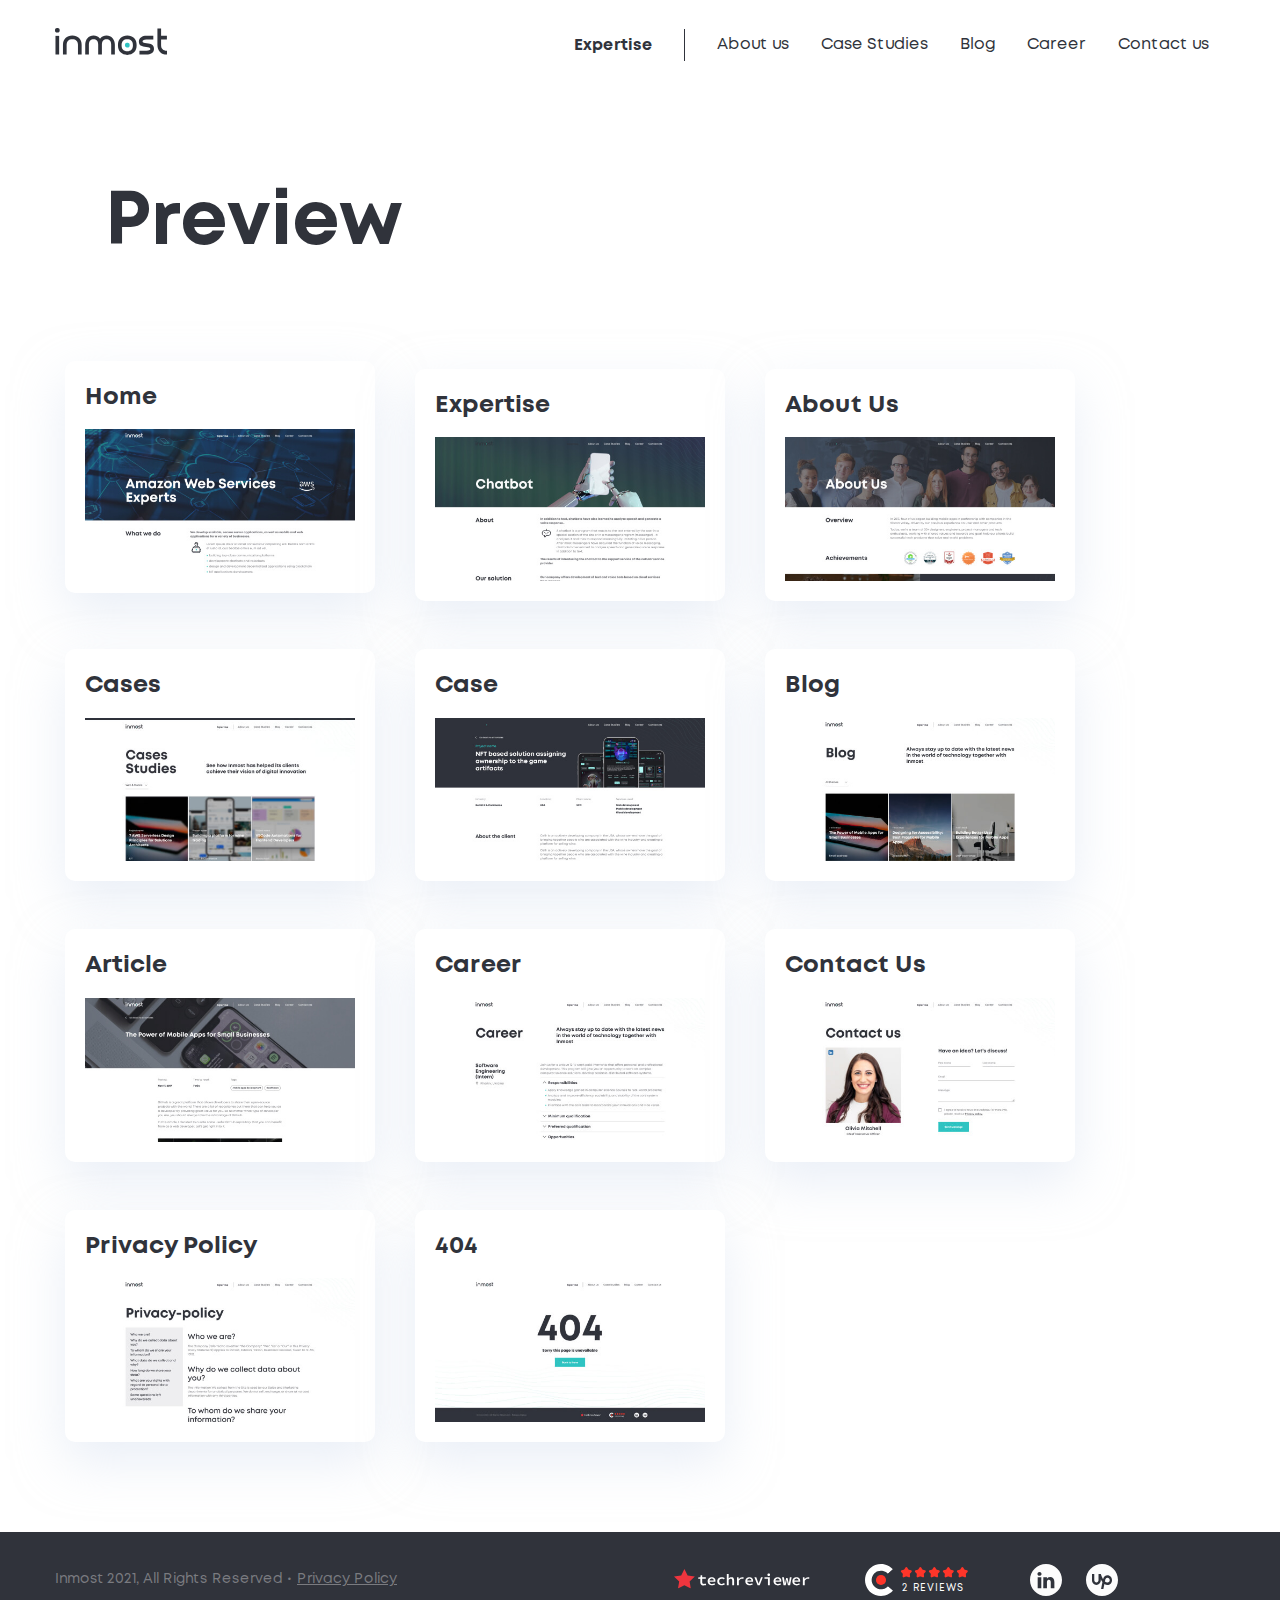
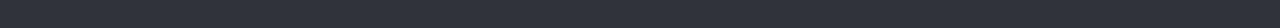
<file: index.html>
<!DOCTYPE html>
<html lang="en">
  <head>
    <meta charset="UTF-8">
    <meta http-equiv="X-UA-Compatible" content="IE=edge">
    <meta name="viewport" content="width=device-width, initial-scale=1.0">
    <link rel="shortcut icon" href="img/favicon.png" type="image/x-icon">
    <link rel="stylesheet" href="css/style.min.css">
    <title>Previews</title>
  </head>

  <body>
      <div id="wrapper"> <!-- start wrapper -->


<header class="header header--fill">
  <div class="container header__container">
    <a href="./" class="logo header__logo">
      <svg width="112" height="27" viewBox="0 0 112 27" fill="none" xmlns="http://www.w3.org/2000/svg">
        <path d="M4.14653 26.4991H0.476746V7.86426H4.14653V26.4991Z"/>
        <path d="M26.6417 26.4986H22.9719V16.8237C22.9719 15.0126 22.4476 13.6305 21.4468 12.6297C20.4936 11.6765 19.1114 11.1999 17.3004 11.1999C15.537 11.1999 14.1549 11.6765 13.154 12.6297C12.1531 13.6305 11.6289 15.0126 11.6289 16.8237V26.4986H7.95911V16.8237C7.95911 14.0118 8.81698 11.7718 10.5327 10.0084C12.2485 8.34029 14.4885 7.48242 17.3004 7.48242C20.1123 7.48242 22.3523 8.34029 24.068 10.0084C25.7838 11.7241 26.6417 14.0118 26.6417 16.8237V26.4986Z"/>
        <path d="M45.0385 10.6281C45.1815 10.4852 45.2768 10.2945 45.4198 10.1515C46.9449 8.38815 48.9942 7.53027 51.5202 7.53027C54.0938 7.53027 56.0955 8.38815 57.6206 10.1515C59.0981 11.8673 59.8606 14.1073 59.8606 16.8239V26.4988H56.1908V16.8239C56.1908 14.9652 55.7619 13.5354 54.8564 12.5345C54.0462 11.629 52.95 11.1524 51.5202 11.1524C50.0904 11.1524 48.9942 11.629 48.184 12.5345C47.3262 13.5354 46.8972 14.9652 46.8972 16.8239V26.4988H43.1798V16.8239C43.1798 14.9652 42.7508 13.5354 41.893 12.5345C41.0828 11.629 39.9866 11.1524 38.5568 11.1524C37.127 11.1524 36.0308 11.629 35.2206 12.5345C34.3151 13.5354 33.8862 14.9652 33.8862 16.8239V26.4988H30.2164V16.8239C30.2164 14.0596 30.9789 11.8196 32.4564 10.1515C33.9815 8.38815 36.0308 7.53027 38.5568 7.53027C41.0828 7.53027 43.1321 8.38815 44.6572 10.1515C44.8002 10.2945 44.9432 10.4375 45.0385 10.6281Z"/>
        <path d="M72.2514 11.2001C70.488 11.2001 69.1059 11.6767 68.105 12.6298C67.1042 13.6307 66.5799 15.1558 66.5799 17.1575C66.5799 19.1592 67.1042 20.6843 68.105 21.6852C69.1059 22.686 70.4404 23.1626 72.2514 23.1626C74.0625 23.1626 75.397 22.686 76.3978 21.6852C77.3987 20.6843 77.9229 19.1592 77.9229 17.1575C77.9229 15.1081 77.3987 13.6307 76.3978 12.6298C75.397 11.6767 74.0625 11.2001 72.2514 11.2001ZM65.5314 10.0562C67.2472 8.38815 69.4872 7.53027 72.2991 7.53027C75.111 7.53027 77.351 8.38815 79.0667 10.0562C80.7825 11.772 81.6404 14.155 81.6404 17.2052C81.6404 20.2554 80.7825 22.6384 79.0667 24.3541C77.351 26.0698 75.111 26.8801 72.2991 26.8801C69.4872 26.8801 67.2472 26.0222 65.5314 24.3541C63.8157 22.6384 62.9578 20.2554 62.9578 17.2052C62.9102 14.155 63.768 11.772 65.5314 10.0562Z"/>
        <path d="M98.3214 7.86426V11.534H91.4108C90.0286 11.534 88.9801 11.7723 88.2652 12.2489C87.7886 12.5826 87.5503 12.9638 87.5503 13.4404C87.5503 14.1077 87.9793 14.5366 88.8371 14.8226C89.3614 15.0132 90.2669 15.1562 91.6491 15.3468C94.0797 15.6328 95.7954 16.014 96.701 16.5383C98.2261 17.3962 98.9886 18.826 98.9886 20.923C98.9886 22.734 98.1784 24.1638 96.6057 25.2123C95.2712 26.0702 93.5554 26.4991 91.4584 26.4991H84.4525V22.8294H91.4584C92.8406 22.8294 93.8891 22.5911 94.604 22.1145C95.0806 21.7809 95.3189 21.3996 95.3189 20.923C95.3189 20.3034 94.8899 19.8268 94.032 19.4932C93.5078 19.3026 92.6023 19.1596 91.2201 18.9689C88.7895 18.683 87.0737 18.3017 86.1682 17.8251C84.6431 16.9672 83.8806 15.5374 83.8806 13.4404C83.8806 11.6294 84.6908 10.1996 86.2635 9.15107C87.598 8.29319 89.3137 7.86426 91.4108 7.86426H98.3214V7.86426Z"/>
        <path d="M106.09 11.5332V17.157C106.09 18.9681 106.615 20.3502 107.616 21.3034C108.569 22.3043 109.951 22.7809 111.714 22.7809H112.048V26.4506H111.714C108.902 26.4506 106.662 25.5928 104.994 23.877C103.279 22.1613 102.421 19.9213 102.421 17.1094V0.380859H106.09V7.86341H111.905V11.5332H106.09Z"/>
        <path d="M72.729 19.4929H71.8711C70.8226 19.4929 69.9647 18.635 69.9647 17.5865V16.7286C69.9647 15.6801 70.8226 14.8223 71.8711 14.8223H72.729C73.7775 14.8223 74.6354 15.6801 74.6354 16.7286V17.6342C74.6354 18.6827 73.7775 19.4929 72.729 19.4929Z" fill="#2FC3C2"/>
        <path d="M2.7166 4.62298H1.90638C0.857872 4.62298 0 3.76511 0 2.7166V1.90638C0 0.857872 0.857872 0 1.90638 0H2.76426C3.81277 0 4.67064 0.857872 4.67064 1.90638V2.76426C4.62298 3.76511 3.76511 4.62298 2.7166 4.62298Z"/>
      </svg>                
    </a>

    <div class="nav nav-drop header__nav">
      <div class="nav-drop__inner">
        <div class="nav-drop__content">
          <ul class="nav__list">
            <li class="submenu">
              <span class="submenu-title submenu__title">Expertise <i class="icon-arrow-down"></i></span>
              <div class="submenu__inner">
                <ul class="submenu-list">
                  <li><a href="expertise.html">IoT</a></li>
                  <li><a href="expertise.html">Blockchain</a></li>
                  <li><a href="expertise.html">Chatbots and voicebots</a></li>
                  <li><a href="expertise.html">Custom Web & Mobile Development</a></li>
                  <li><a href="expertise.html">Communication Platform</a></li>
                </ul>
              </div>  
            </li>
            <li><a href="about.html">About us</a></li>
            <li><a href="cases.html">Case Studies</a></li>
            <li><a href="blog.html">Blog</a></li>
            <li><a href="career.html">Career</a></li>
            <li><a href="contacts.html">Contact us</a></li>
          </ul>

          <a href="contact.html" class="btn header__btn">Contact Us</a>

          <ul class="header__social-list">
            <li>
              <a href="#" target="_blank">
                <svg width="32" height="32" viewBox="0 0 32 32">
                  <use xlink:href="#linkedin" />
                </svg>                                                                 
              </a>
            </li>
            <li>
              <a href="#" target="_blank">
                <svg width="32" height="32" viewBox="0 0 32 32">
                  <use xlink:href="#upwork" />
                </svg>                             
              </a>
            </li>
          </ul>
        </div>
      </div>
    </div>

    <button class="hamburger hamburger--spin header__hamburger hamburger-js">
      <span class="hamburger-box">
        <span class="hamburger-inner"></span>
      </span>
    </button>
    
  </div>
</header>

<div>
  <div class="container">
    <div class="main-banner main-banner--simple">
      <div class="container main-banner__container">
        <div class="main-banner__content">
          <div class="main-banner__title">
            <h1 class="banner-title">Preview</h1>
          </div>
        </div>
      </div>
    </div>

    <ul class="page-preview-list">
      <li>
        <a href="home.html" target="_blank" class="page-preview-card">
          <div class="page-preview-card__title">Home</div>
          <div class="page-preview-card__img">
            <img src="img/previews/home.jpg" alt="Home preview.">
          </div>
        </a>
      </li>
      <li>
        <a href="expertise.html" target="_blank" class="page-preview-card">
          <div class="page-preview-card__title">Expertise</div>
          <div class="page-preview-card__img">
            <img src="img/previews/expertise.jpg" alt="Expertise preview">
          </div>
        </a>
      </li>
      <li>
        <a href="about.html" target="_blank" class="page-preview-card">
          <div class="page-preview-card__title">About Us</div>
          <div class="page-preview-card__img">
            <img src="img/previews/about.jpg" alt="About Us preview.">
          </div>
        </a>
      </li>
      <li>
        <a href="cases.html" target="_blank" class="page-preview-card">
          <div class="page-preview-card__title">Cases</div>
          <div class="page-preview-card__img">
            <img src="img/previews/cases.jpg" alt="Cases preview.">
          </div>
        </a>
      </li>
      <li>
        <a href="case.html" target="_blank" class="page-preview-card">
          <div class="page-preview-card__title">Case</div>
          <div class="page-preview-card__img">
            <img src="img/previews/case.jpg" alt="Case preview.">
          </div>
        </a>
      </li>
      <li>
        <a href="blog.html" target="_blank" class="page-preview-card">
          <div class="page-preview-card__title">Blog</div>
          <div class="page-preview-card__img">
            <img src="img/previews/blog.jpg" alt="BLog preview.">
          </div>
        </a>
      </li>
      <li>
        <a href="article.html" target="_blank" class="page-preview-card">
          <div class="page-preview-card__title">Article</div>
          <div class="page-preview-card__img">
            <img src="img/previews/article.jpg" alt="Article preview.">
          </div>
        </a>
      </li>
      <li>
        <a href="career.html" target="_blank" class="page-preview-card">
          <div class="page-preview-card__title">Career</div>
          <div class="page-preview-card__img">
            <img src="img/previews/career.jpg" alt="Career preview.">
          </div>
        </a>
      </li>
      <li>
        <a href="contacts.html" target="_blank" class="page-preview-card">
          <div class="page-preview-card__title">Contact Us</div>
          <div class="page-preview-card__img">
            <img src="img/previews/contact.jpg" alt="Contact preview.">
          </div>
        </a>
      </li>
      <li>
        <a href="privacy-policy.html" target="_blank" class="page-preview-card">
          <div class="page-preview-card__title">Privacy Policy</div>
          <div class="page-preview-card__img">
            <img src="img/previews/Policy.jpg" alt="Privacy Policy preview.">
          </div>
        </a>
      </li>
      <li>
        <a href="privacy-policy.html" target="_blank" class="page-preview-card">
          <div class="page-preview-card__title">404</div>
          <div class="page-preview-card__img">
            <img src="img/previews/404.jpg" alt="404 preview.">
          </div>
        </a>
      </li>
    </ul>
  </div>
</div>

  <footer class="footer">
    <div class="container footer__container">
      <div class="footer__links links-footer">
        <div class="links-footer__item">
          <a href="/" target="_blank" class="clutch-logo">
            <img src="img/clutch.svg" alt="Clutch logo.">
            <span class="clutch-logo__text">2 reviews</span>
          </a>
        </div>
        <div class="links-footer__item">
          <a href="#" target="_blank" class="techeviewer-logo">
            <img src="img/techeviewer.svg" alt="techeviewer logo.">
          </a>
        </div>
        <ul class="links-footer__item social-list">
          <li>
            <a href="#" target="_blank">
              <svg width="32" height="32" viewBox="0 0 32 32">
                <use xlink:href="#linkedin" />
              </svg>                 
            </a>
          </li>
          <li>
            <a href="#" target="_blank">
              <svg width="32" height="32" viewBox="0 0 32 32">
                <use xlink:href="#upwork" />
              </svg>              
            </a>
          </li>
        </ul>
      </div>
      <div class="footer__copy copyright">
        Inmost 2021, All Rights Reserved
        <span class="privat-policy-link"><a href="privacy-policy.html">Privacy Policy</a></span>
      </div>

    </div>
  </footer>


  <div class="page-start-btn" role="button"></div>

  <div class="popup" id="videoReview">
  <div class="popup__container">
    <div class="popup__close popup-close"><i class="icon-close"></i></div>
    <div class="popup__load">
      <img src="img/load.svg" alt="loading.">
    </div>
    <div class="popup-content">
      
    </div>
  </div>
</div>


  <svg display="none" width="0" height="0" version="1.1" xmlns="http://www.w3.org/2000/svg" xmlns:xlink="http://www.w3.org/1999/xlink">
    <defs>
      <symbol id="linkedin" width="32" height="32" viewBox="0 0 32 32">
        <path fill-rule="evenodd" clip-rule="evenodd" d="M16 0C7.16344 0 0 7.16344 0 16C0 24.8366 7.16344 32 16 32C24.8366 32 32 24.8366 32 16C32 7.16344 24.8366 0 16 0ZM9.49108 11.7649C10.7554 11.7649 11.5428 10.9279 11.5428 9.8818C11.5193 8.8136 10.7554 8 9.51498 8C8.27456 8 7.46362 8.8136 7.46362 9.8818C7.46362 10.9279 8.2506 11.7649 9.46791 11.7649H9.49108ZM11.303 24.1464V13.2519H7.6771V24.1464H11.303ZM24.3821 17.8998L24.3819 24.1464H20.7561V18.3178C20.7561 16.8538 20.2314 15.8548 18.9188 15.8548C17.9171 15.8548 17.3204 16.5283 17.0583 17.1788C16.9625 17.4119 16.9389 17.7367 16.9389 18.0623V24.1467H13.3125C13.3125 24.1467 13.3603 14.2745 13.3125 13.2522H16.9389V14.7953C17.4202 14.0535 18.2821 12.9961 20.2072 12.9961C22.5933 12.9961 24.3821 14.5535 24.3821 17.8998Z"/>
      </symbol>  
      <symbol id="upwork" width="32" height="32" viewBox="0 0 32 32">
        <path fill-rule="evenodd" clip-rule="evenodd" d="M16 32C24.8366 32 32 24.8366 32 16C32 7.16344 24.8366 0 16 0C7.16344 0 0 7.16344 0 16C0 24.8366 7.16344 32 16 32ZM18.9058 17.4392C19.6883 18.1091 20.5492 18.5208 21.4675 18.5208C22.0646 18.5201 22.6371 18.269 23.0595 17.8225C23.4819 17.376 23.7197 16.7706 23.7208 16.1389C23.7204 15.5071 23.4829 14.9013 23.0606 14.4546C22.6383 14.0078 22.0656 13.7566 21.4683 13.7562C19.81 13.7562 19.275 15.4461 19.1025 16.4536L19.0958 16.4907L18.9058 17.4392ZM17.0425 15.1939C17.7092 12.7988 19.3517 11.3452 21.4675 11.3452C23.9675 11.3452 26 13.4952 26 16.1398C26 18.7826 23.9675 20.9441 21.4675 20.9441C20.3 20.9441 19.2817 20.5651 18.3958 19.9665L17.385 25H15.0542L16.4483 18.0598C15.7883 17.1853 15.2442 16.1962 14.8033 15.2204V16.2694C14.8033 18.8382 12.8283 20.9441 10.4008 20.9441C7.975 20.9441 6 18.8382 6 16.2694V10H8.28V16.2694C8.28044 16.8645 8.50395 17.4351 8.90151 17.8562C9.29908 18.2772 9.83826 18.5143 10.4008 18.5155C10.9636 18.5146 11.5031 18.2776 11.901 17.8566C12.2989 17.4355 12.5227 16.8647 12.5233 16.2694V10H14.8033C15.2525 11.6361 16.0258 13.5772 17.0425 15.1939Z"/>
      </symbol> 
    </defs>
  </svg>  

</div> <!-- end wrapper -->

<script src="js/main.min.js"></script>

</body>
</html>
</file>
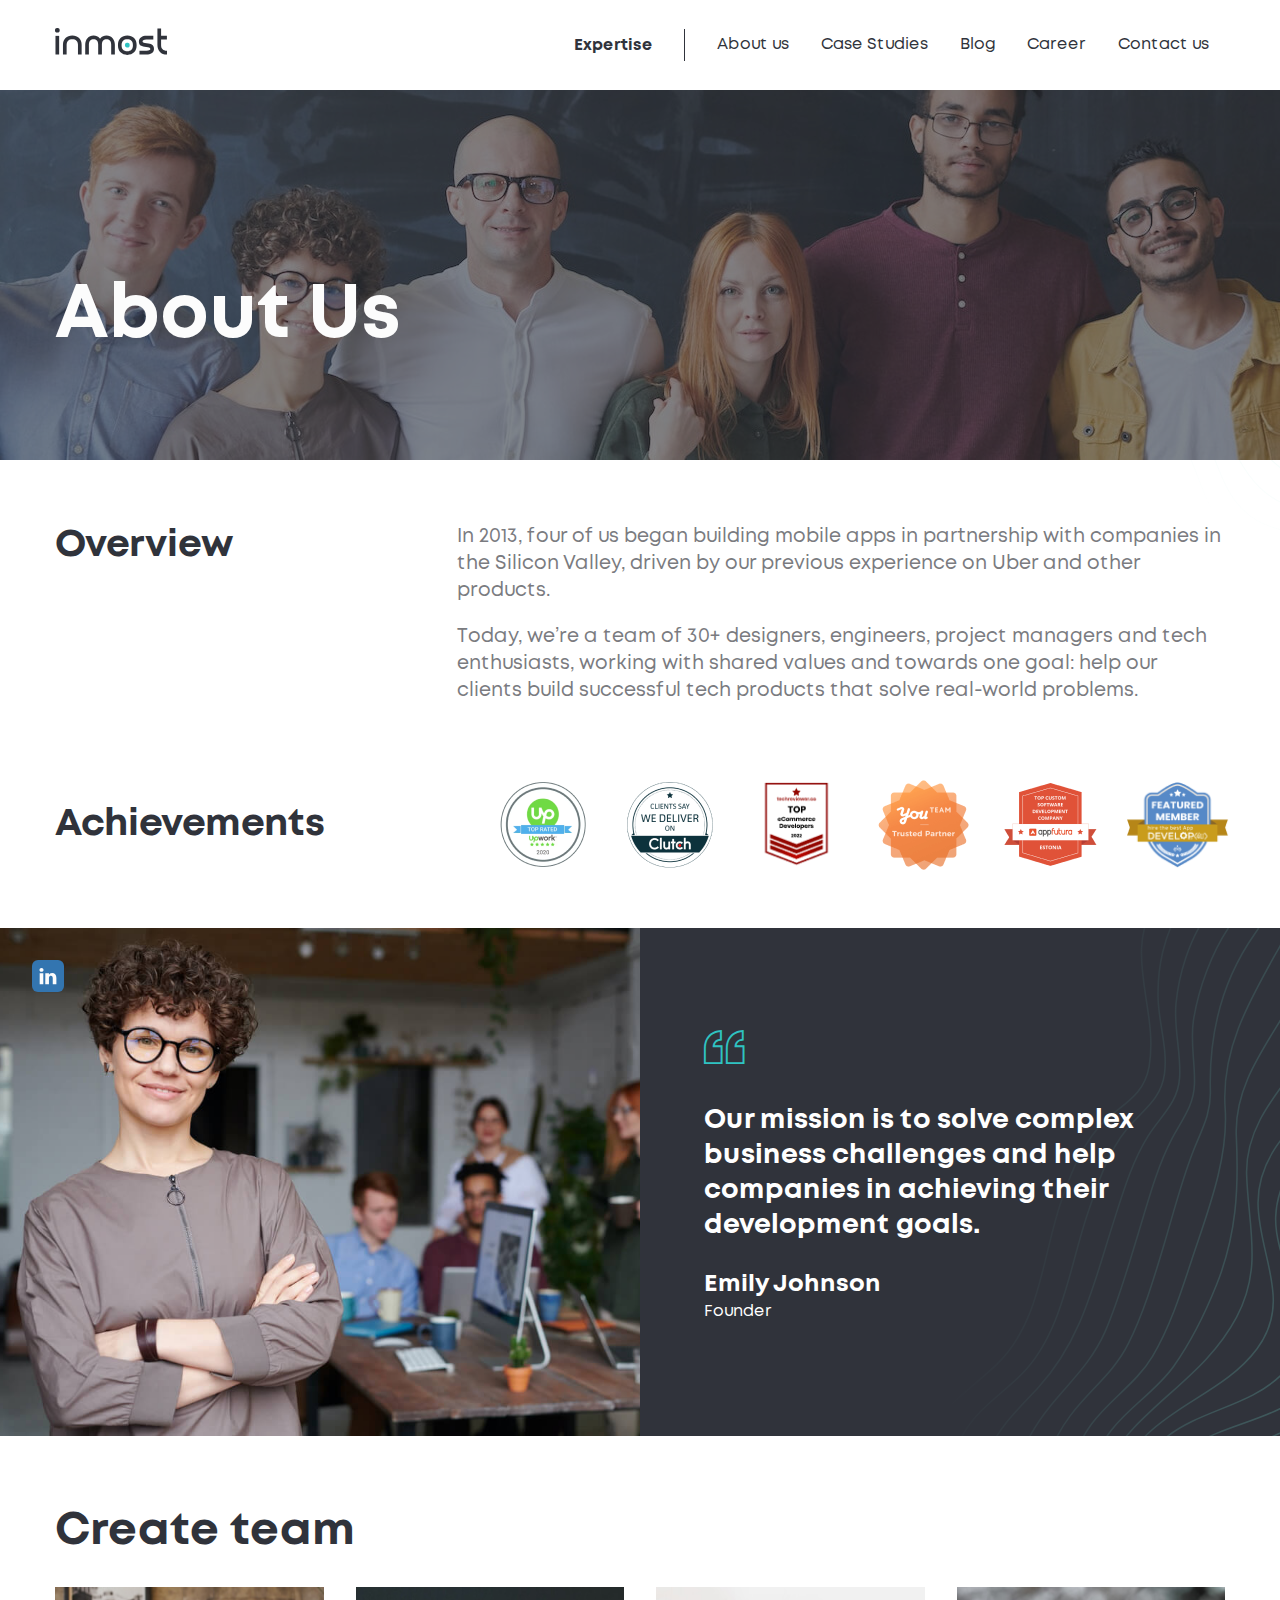
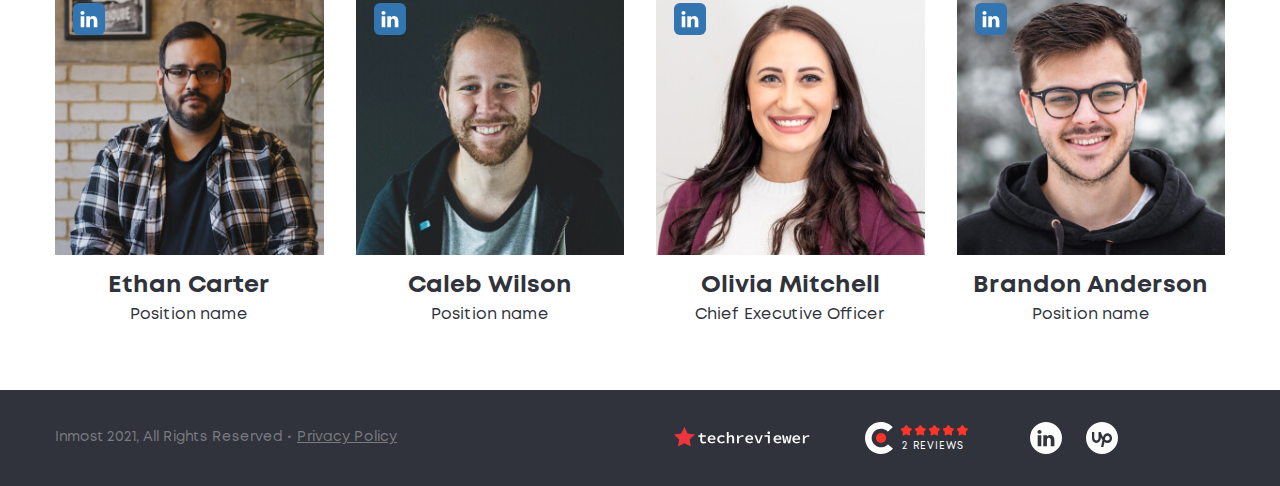
<file: about.html>
<!DOCTYPE html>
<html lang="en">
  <head>
    <meta charset="UTF-8">
    <meta http-equiv="X-UA-Compatible" content="IE=edge">
    <meta name="viewport" content="width=device-width, initial-scale=1.0">
    <link rel="shortcut icon" href="img/favicon.png" type="image/x-icon">
    <link rel="stylesheet" href="css/style.min.css">
    <title>About Us</title>
  </head>

  <body>
      <div id="wrapper"> <!-- start wrapper -->


<header class="header header--white">
  <div class="container header__container">
    <a href="./" class="logo header__logo">
      <svg width="112" height="27" viewBox="0 0 112 27" fill="none" xmlns="http://www.w3.org/2000/svg">
        <path d="M4.14653 26.4991H0.476746V7.86426H4.14653V26.4991Z"/>
        <path d="M26.6417 26.4986H22.9719V16.8237C22.9719 15.0126 22.4476 13.6305 21.4468 12.6297C20.4936 11.6765 19.1114 11.1999 17.3004 11.1999C15.537 11.1999 14.1549 11.6765 13.154 12.6297C12.1531 13.6305 11.6289 15.0126 11.6289 16.8237V26.4986H7.95911V16.8237C7.95911 14.0118 8.81698 11.7718 10.5327 10.0084C12.2485 8.34029 14.4885 7.48242 17.3004 7.48242C20.1123 7.48242 22.3523 8.34029 24.068 10.0084C25.7838 11.7241 26.6417 14.0118 26.6417 16.8237V26.4986Z"/>
        <path d="M45.0385 10.6281C45.1815 10.4852 45.2768 10.2945 45.4198 10.1515C46.9449 8.38815 48.9942 7.53027 51.5202 7.53027C54.0938 7.53027 56.0955 8.38815 57.6206 10.1515C59.0981 11.8673 59.8606 14.1073 59.8606 16.8239V26.4988H56.1908V16.8239C56.1908 14.9652 55.7619 13.5354 54.8564 12.5345C54.0462 11.629 52.95 11.1524 51.5202 11.1524C50.0904 11.1524 48.9942 11.629 48.184 12.5345C47.3262 13.5354 46.8972 14.9652 46.8972 16.8239V26.4988H43.1798V16.8239C43.1798 14.9652 42.7508 13.5354 41.893 12.5345C41.0828 11.629 39.9866 11.1524 38.5568 11.1524C37.127 11.1524 36.0308 11.629 35.2206 12.5345C34.3151 13.5354 33.8862 14.9652 33.8862 16.8239V26.4988H30.2164V16.8239C30.2164 14.0596 30.9789 11.8196 32.4564 10.1515C33.9815 8.38815 36.0308 7.53027 38.5568 7.53027C41.0828 7.53027 43.1321 8.38815 44.6572 10.1515C44.8002 10.2945 44.9432 10.4375 45.0385 10.6281Z"/>
        <path d="M72.2514 11.2001C70.488 11.2001 69.1059 11.6767 68.105 12.6298C67.1042 13.6307 66.5799 15.1558 66.5799 17.1575C66.5799 19.1592 67.1042 20.6843 68.105 21.6852C69.1059 22.686 70.4404 23.1626 72.2514 23.1626C74.0625 23.1626 75.397 22.686 76.3978 21.6852C77.3987 20.6843 77.9229 19.1592 77.9229 17.1575C77.9229 15.1081 77.3987 13.6307 76.3978 12.6298C75.397 11.6767 74.0625 11.2001 72.2514 11.2001ZM65.5314 10.0562C67.2472 8.38815 69.4872 7.53027 72.2991 7.53027C75.111 7.53027 77.351 8.38815 79.0667 10.0562C80.7825 11.772 81.6404 14.155 81.6404 17.2052C81.6404 20.2554 80.7825 22.6384 79.0667 24.3541C77.351 26.0698 75.111 26.8801 72.2991 26.8801C69.4872 26.8801 67.2472 26.0222 65.5314 24.3541C63.8157 22.6384 62.9578 20.2554 62.9578 17.2052C62.9102 14.155 63.768 11.772 65.5314 10.0562Z"/>
        <path d="M98.3214 7.86426V11.534H91.4108C90.0286 11.534 88.9801 11.7723 88.2652 12.2489C87.7886 12.5826 87.5503 12.9638 87.5503 13.4404C87.5503 14.1077 87.9793 14.5366 88.8371 14.8226C89.3614 15.0132 90.2669 15.1562 91.6491 15.3468C94.0797 15.6328 95.7954 16.014 96.701 16.5383C98.2261 17.3962 98.9886 18.826 98.9886 20.923C98.9886 22.734 98.1784 24.1638 96.6057 25.2123C95.2712 26.0702 93.5554 26.4991 91.4584 26.4991H84.4525V22.8294H91.4584C92.8406 22.8294 93.8891 22.5911 94.604 22.1145C95.0806 21.7809 95.3189 21.3996 95.3189 20.923C95.3189 20.3034 94.8899 19.8268 94.032 19.4932C93.5078 19.3026 92.6023 19.1596 91.2201 18.9689C88.7895 18.683 87.0737 18.3017 86.1682 17.8251C84.6431 16.9672 83.8806 15.5374 83.8806 13.4404C83.8806 11.6294 84.6908 10.1996 86.2635 9.15107C87.598 8.29319 89.3137 7.86426 91.4108 7.86426H98.3214V7.86426Z"/>
        <path d="M106.09 11.5332V17.157C106.09 18.9681 106.615 20.3502 107.616 21.3034C108.569 22.3043 109.951 22.7809 111.714 22.7809H112.048V26.4506H111.714C108.902 26.4506 106.662 25.5928 104.994 23.877C103.279 22.1613 102.421 19.9213 102.421 17.1094V0.380859H106.09V7.86341H111.905V11.5332H106.09Z"/>
        <path d="M72.729 19.4929H71.8711C70.8226 19.4929 69.9647 18.635 69.9647 17.5865V16.7286C69.9647 15.6801 70.8226 14.8223 71.8711 14.8223H72.729C73.7775 14.8223 74.6354 15.6801 74.6354 16.7286V17.6342C74.6354 18.6827 73.7775 19.4929 72.729 19.4929Z" fill="#2FC3C2"/>
        <path d="M2.7166 4.62298H1.90638C0.857872 4.62298 0 3.76511 0 2.7166V1.90638C0 0.857872 0.857872 0 1.90638 0H2.76426C3.81277 0 4.67064 0.857872 4.67064 1.90638V2.76426C4.62298 3.76511 3.76511 4.62298 2.7166 4.62298Z"/>
      </svg>                
    </a>

    <div class="nav nav-drop header__nav">
      <div class="nav-drop__inner">
        <div class="nav-drop__content">
          <ul class="nav__list">
            <li class="submenu">
              <span class="submenu-title submenu__title">Expertise <i class="icon-arrow-down"></i></span>
              <div class="submenu__inner">
                <ul class="submenu-list">
                  <li><a href="expertise.html">IoT</a></li>
                  <li><a href="expertise.html">Blockchain</a></li>
                  <li><a href="expertise.html">Chatbots and voicebots</a></li>
                  <li><a href="expertise.html">Custom Web & Mobile Development</a></li>
                  <li><a href="expertise.html">Communication Platform</a></li>
                </ul>
              </div>  
            </li>
            <li><a href="about.html">About us</a></li>
            <li><a href="cases.html">Case Studies</a></li>
            <li><a href="blog.html">Blog</a></li>
            <li><a href="career.html">Career</a></li>
            <li><a href="contacts.html">Contact us</a></li>
          </ul>

          <a href="contact.html" class="btn header__btn">Contact Us</a>

          <ul class="header__social-list">
            <li>
              <a href="#" target="_blank">
                <svg width="32" height="32" viewBox="0 0 32 32">
                  <use xlink:href="#linkedin" />
                </svg>                                                                 
              </a>
            </li>
            <li>
              <a href="#" target="_blank">
                <svg width="32" height="32" viewBox="0 0 32 32">
                  <use xlink:href="#upwork" />
                </svg>                             
              </a>
            </li>
          </ul>
        </div>
      </div>
    </div>

    <button class="hamburger hamburger--spin header__hamburger hamburger-js">
      <span class="hamburger-box">
        <span class="hamburger-inner"></span>
      </span>
    </button>
    
  </div>
</header>

<main class="about">
  <div class="main-banner" style="background-image: url('img/banner-about.jpg');">
    <div class="container main-banner__container">
      <div class="main-banner__content">
        <div class="main-banner__title">
          <h1 class="banner-title">About Us</h1>
        </div>
      </div>	
    </div>
  </div>

  <div class="container content">
    <section class="content-section">
      <div class="content-section__title">
        <h3>Overview</h3>
      </div>
      <div class="content-section__content">
        <p>In 2013, four of us began building mobile apps in partnership with companies in the Silicon Valley, driven by
          our previous experience on Uber and other products.</p>
        <p>Today, we’re a team of 30+ designers, engineers, project managers and tech enthusiasts, working with shared
          values and towards one goal: help our clients build successful tech products that solve real-world problems.
        </p>
      </div>
    </section>

    <div class="awards about-achievements">
      <h3 class="awards__title">Achievements</h3>
      <ul class="awards__list about-achievements__list">
        <li><img src="img/Upwork-2018-2020.png" alt="Achievements logo."></li>
        <li><img src="img/Clutch-Badge-1.png" alt="Achievements logo."></li>
        <li><img src="img/ecommerce-1.png" alt="Achievements logo."></li>
        <li><img src="img/Label_v1_Orange_star-2019.png" alt="Achievements logo."></li>
        <li><img src="img/appfutura-badge.png" alt="Achievements logo."></li>
        <li><img src="img/IMG_0116.png" alt="Achievements logo."></li>
      </ul>
    </div>
  </div>

  <div class="creator">
    <div class="creator__img">
      <a href="#" target="_blank" class="creator__link person-link"></a>
      <img src="img/creator.jpg" alt=">Dmytro Savin.">
    </div>
    <div class="container creator__container">
      <div class="creator__body">
        <blockquote class="creator__quote">
          Our mission is to solve complex business challenges and help companies in achieving their development goals.
        </blockquote>
        <div class="creator__name">Emily Johnson</div>
        <div>Founder</div>
      </div>
    </div>
  </div>

  <section class="team">
    <div class="container">
      <h2>Create team</h2>
      <ul class="team-list">
        <li>
          <div class="person-card">
            <a href="#" class="person-card__link person-link"></a>
            <figure class="person-card__img">
              <img src="img/person-1.jpg" alt="Andrew Kudryashov.">
              <figcaption>
                <div class="person-card__name">Ethan Carter</div>
                <div class="person-card__position">Position name</div>
              </figcaption>
            </figure>
          </div>
        </li>
        <li>
          <div class="person-card">
            <a href="#" class="person-card__link person-link"></a>
            <figure class="person-card__img">
              <img src="img/person-2.jpg" alt="Vladyslav Zorin.">
              <figcaption>
                <div class="person-card__name">Caleb Wilson</div>
                <div class="person-card__position">Position name</div>
              </figcaption>
            </figure>
          </div>
        </li>
        <li>
          <div class="person-card">
            <a href="#" class="person-card__link person-link"></a>
            <figure class="person-card__img">
              <img src="img/person-3.jpg" alt="Viktoriia Lypchanska.">
              <figcaption>
                <div class="person-card__name">Olivia Mitchell</div>
                <div class="person-card__position">Chief Executive Officer</div>
              </figcaption>
            </figure>
          </div>
        </li>
        <li>
          <div class="person-card">
            <a href="#" class="person-card__link person-link"></a>
            <figure class="person-card__img">
              <img src="img/person-4.jpg" alt="Vlad Kozlov.">
              <figcaption>
                <div class="person-card__name">Brandon Anderson</div>
                <div class="person-card__position">Position name</div>
              </figcaption>
            </figure>
          </div>
        </li>
      </ul>
    </div>
  </section>
</main>

  <footer class="footer">
    <div class="container footer__container">
      <div class="footer__links links-footer">
        <div class="links-footer__item">
          <a href="/" target="_blank" class="clutch-logo">
            <img src="img/clutch.svg" alt="Clutch logo.">
            <span class="clutch-logo__text">2 reviews</span>
          </a>
        </div>
        <div class="links-footer__item">
          <a href="#" target="_blank" class="techeviewer-logo">
            <img src="img/techeviewer.svg" alt="techeviewer logo.">
          </a>
        </div>
        <ul class="links-footer__item social-list">
          <li>
            <a href="#" target="_blank">
              <svg width="32" height="32" viewBox="0 0 32 32">
                <use xlink:href="#linkedin" />
              </svg>                 
            </a>
          </li>
          <li>
            <a href="#" target="_blank">
              <svg width="32" height="32" viewBox="0 0 32 32">
                <use xlink:href="#upwork" />
              </svg>              
            </a>
          </li>
        </ul>
      </div>
      <div class="footer__copy copyright">
        Inmost 2021, All Rights Reserved
        <span class="privat-policy-link"><a href="privacy-policy.html">Privacy Policy</a></span>
      </div>

    </div>
  </footer>


  <div class="page-start-btn" role="button"></div>

  <div class="popup" id="videoReview">
  <div class="popup__container">
    <div class="popup__close popup-close"><i class="icon-close"></i></div>
    <div class="popup__load">
      <img src="img/load.svg" alt="loading.">
    </div>
    <div class="popup-content">
      
    </div>
  </div>
</div>


  <svg display="none" width="0" height="0" version="1.1" xmlns="http://www.w3.org/2000/svg" xmlns:xlink="http://www.w3.org/1999/xlink">
    <defs>
      <symbol id="linkedin" width="32" height="32" viewBox="0 0 32 32">
        <path fill-rule="evenodd" clip-rule="evenodd" d="M16 0C7.16344 0 0 7.16344 0 16C0 24.8366 7.16344 32 16 32C24.8366 32 32 24.8366 32 16C32 7.16344 24.8366 0 16 0ZM9.49108 11.7649C10.7554 11.7649 11.5428 10.9279 11.5428 9.8818C11.5193 8.8136 10.7554 8 9.51498 8C8.27456 8 7.46362 8.8136 7.46362 9.8818C7.46362 10.9279 8.2506 11.7649 9.46791 11.7649H9.49108ZM11.303 24.1464V13.2519H7.6771V24.1464H11.303ZM24.3821 17.8998L24.3819 24.1464H20.7561V18.3178C20.7561 16.8538 20.2314 15.8548 18.9188 15.8548C17.9171 15.8548 17.3204 16.5283 17.0583 17.1788C16.9625 17.4119 16.9389 17.7367 16.9389 18.0623V24.1467H13.3125C13.3125 24.1467 13.3603 14.2745 13.3125 13.2522H16.9389V14.7953C17.4202 14.0535 18.2821 12.9961 20.2072 12.9961C22.5933 12.9961 24.3821 14.5535 24.3821 17.8998Z"/>
      </symbol>  
      <symbol id="upwork" width="32" height="32" viewBox="0 0 32 32">
        <path fill-rule="evenodd" clip-rule="evenodd" d="M16 32C24.8366 32 32 24.8366 32 16C32 7.16344 24.8366 0 16 0C7.16344 0 0 7.16344 0 16C0 24.8366 7.16344 32 16 32ZM18.9058 17.4392C19.6883 18.1091 20.5492 18.5208 21.4675 18.5208C22.0646 18.5201 22.6371 18.269 23.0595 17.8225C23.4819 17.376 23.7197 16.7706 23.7208 16.1389C23.7204 15.5071 23.4829 14.9013 23.0606 14.4546C22.6383 14.0078 22.0656 13.7566 21.4683 13.7562C19.81 13.7562 19.275 15.4461 19.1025 16.4536L19.0958 16.4907L18.9058 17.4392ZM17.0425 15.1939C17.7092 12.7988 19.3517 11.3452 21.4675 11.3452C23.9675 11.3452 26 13.4952 26 16.1398C26 18.7826 23.9675 20.9441 21.4675 20.9441C20.3 20.9441 19.2817 20.5651 18.3958 19.9665L17.385 25H15.0542L16.4483 18.0598C15.7883 17.1853 15.2442 16.1962 14.8033 15.2204V16.2694C14.8033 18.8382 12.8283 20.9441 10.4008 20.9441C7.975 20.9441 6 18.8382 6 16.2694V10H8.28V16.2694C8.28044 16.8645 8.50395 17.4351 8.90151 17.8562C9.29908 18.2772 9.83826 18.5143 10.4008 18.5155C10.9636 18.5146 11.5031 18.2776 11.901 17.8566C12.2989 17.4355 12.5227 16.8647 12.5233 16.2694V10H14.8033C15.2525 11.6361 16.0258 13.5772 17.0425 15.1939Z"/>
      </symbol> 
    </defs>
  </svg>  

</div> <!-- end wrapper -->

<script src="js/main.min.js"></script>

</body>
</html>
</file>
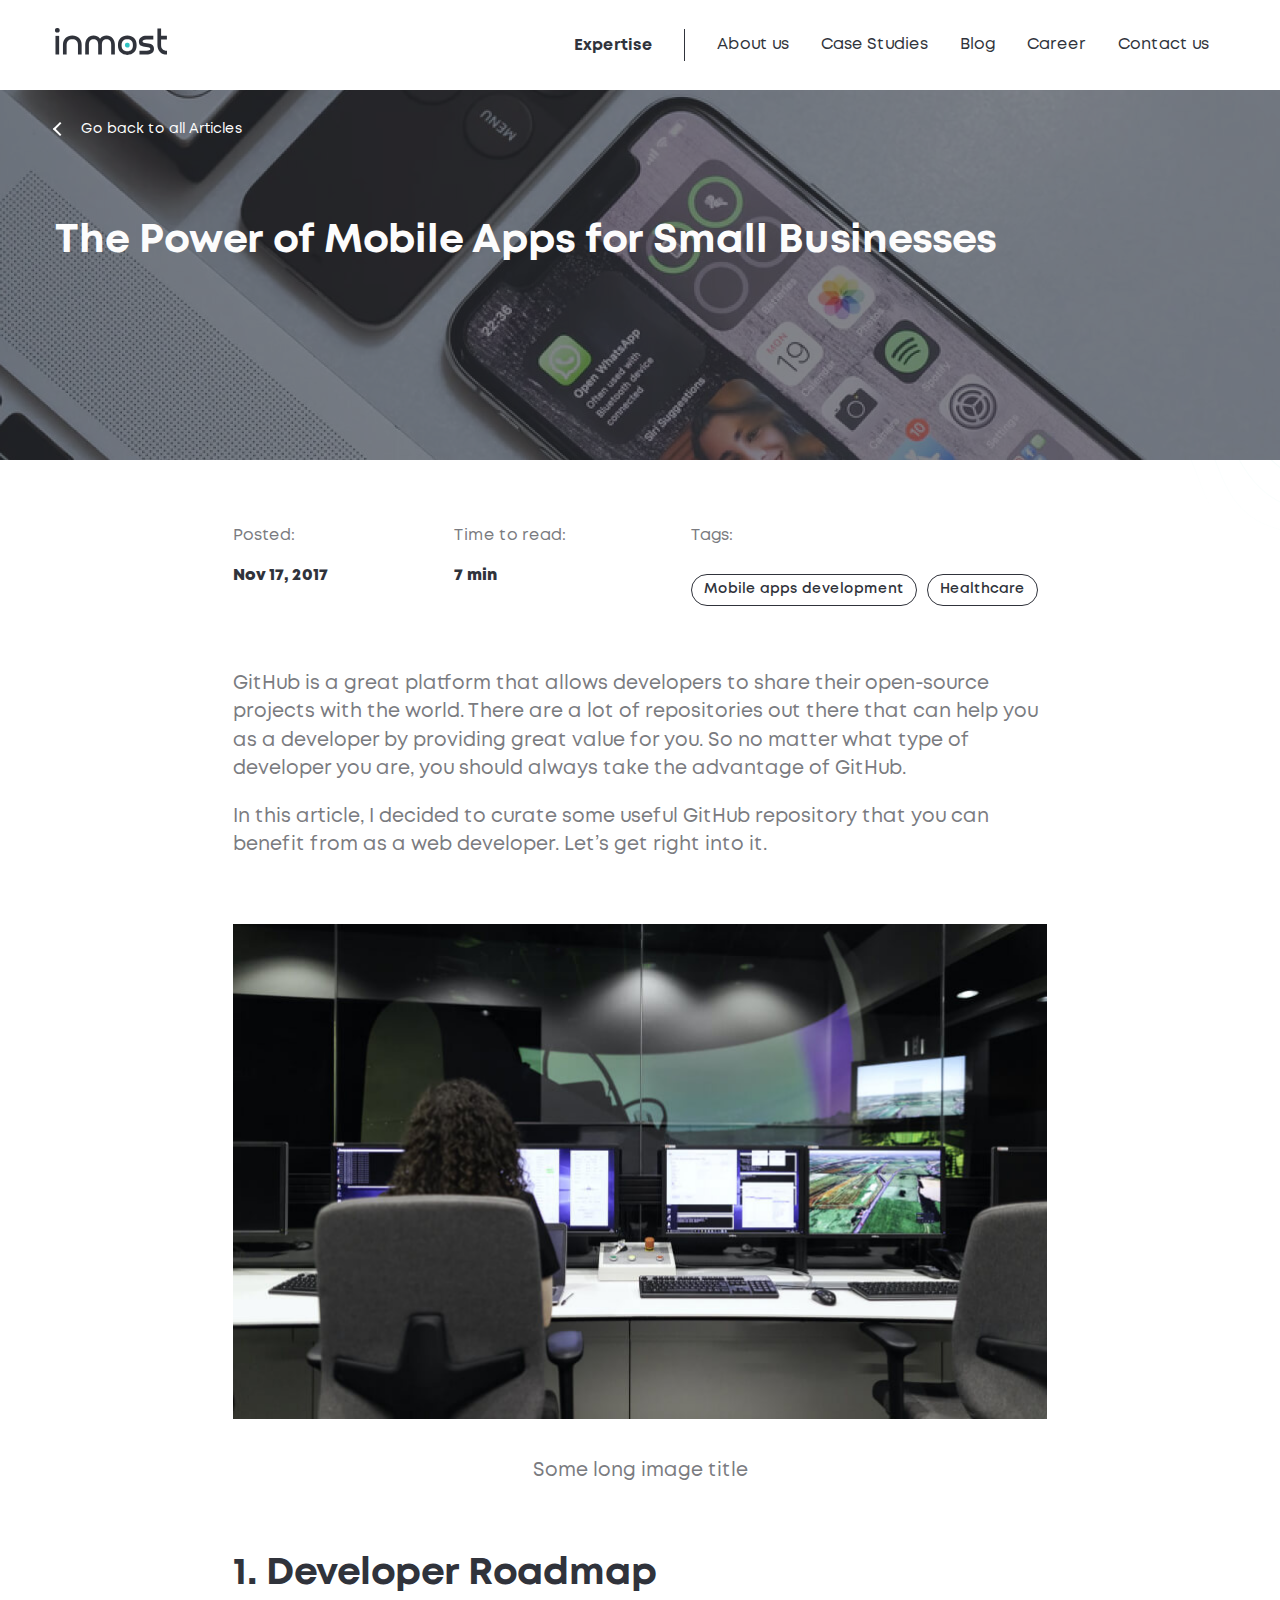
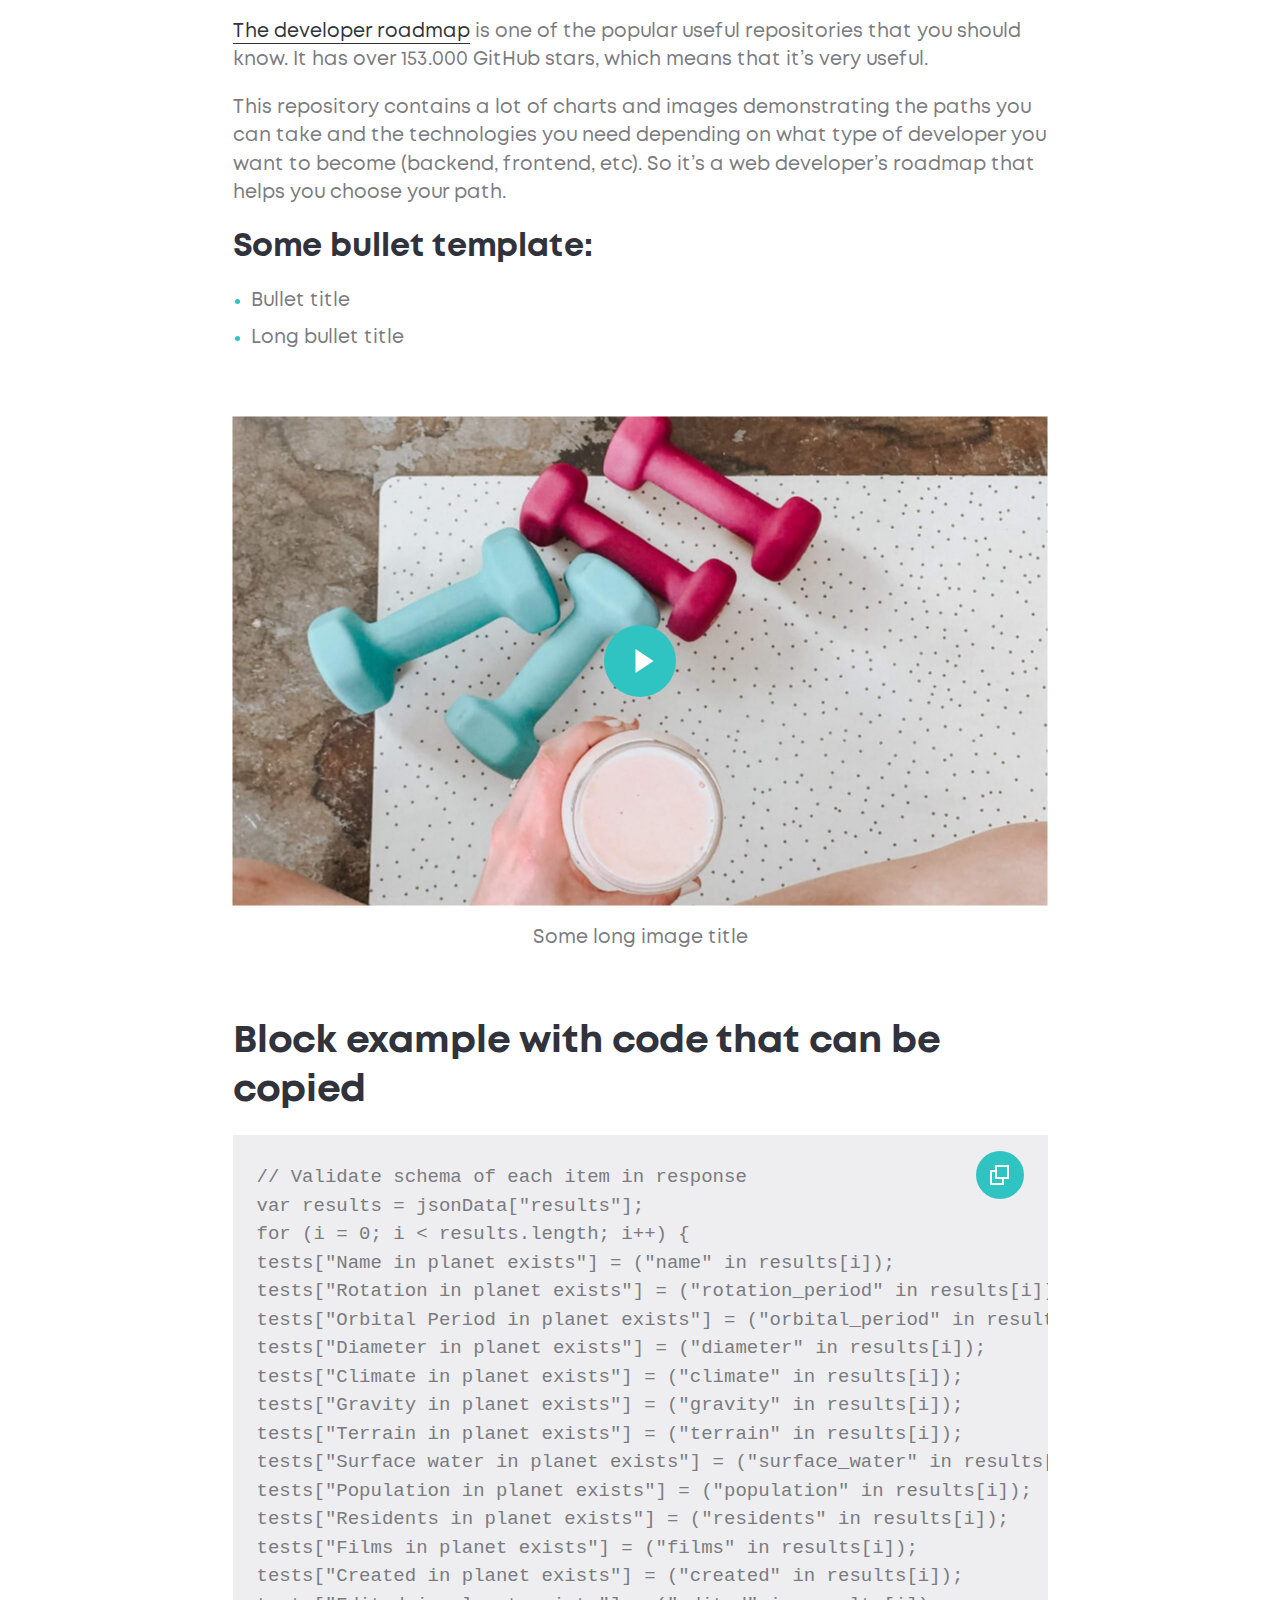
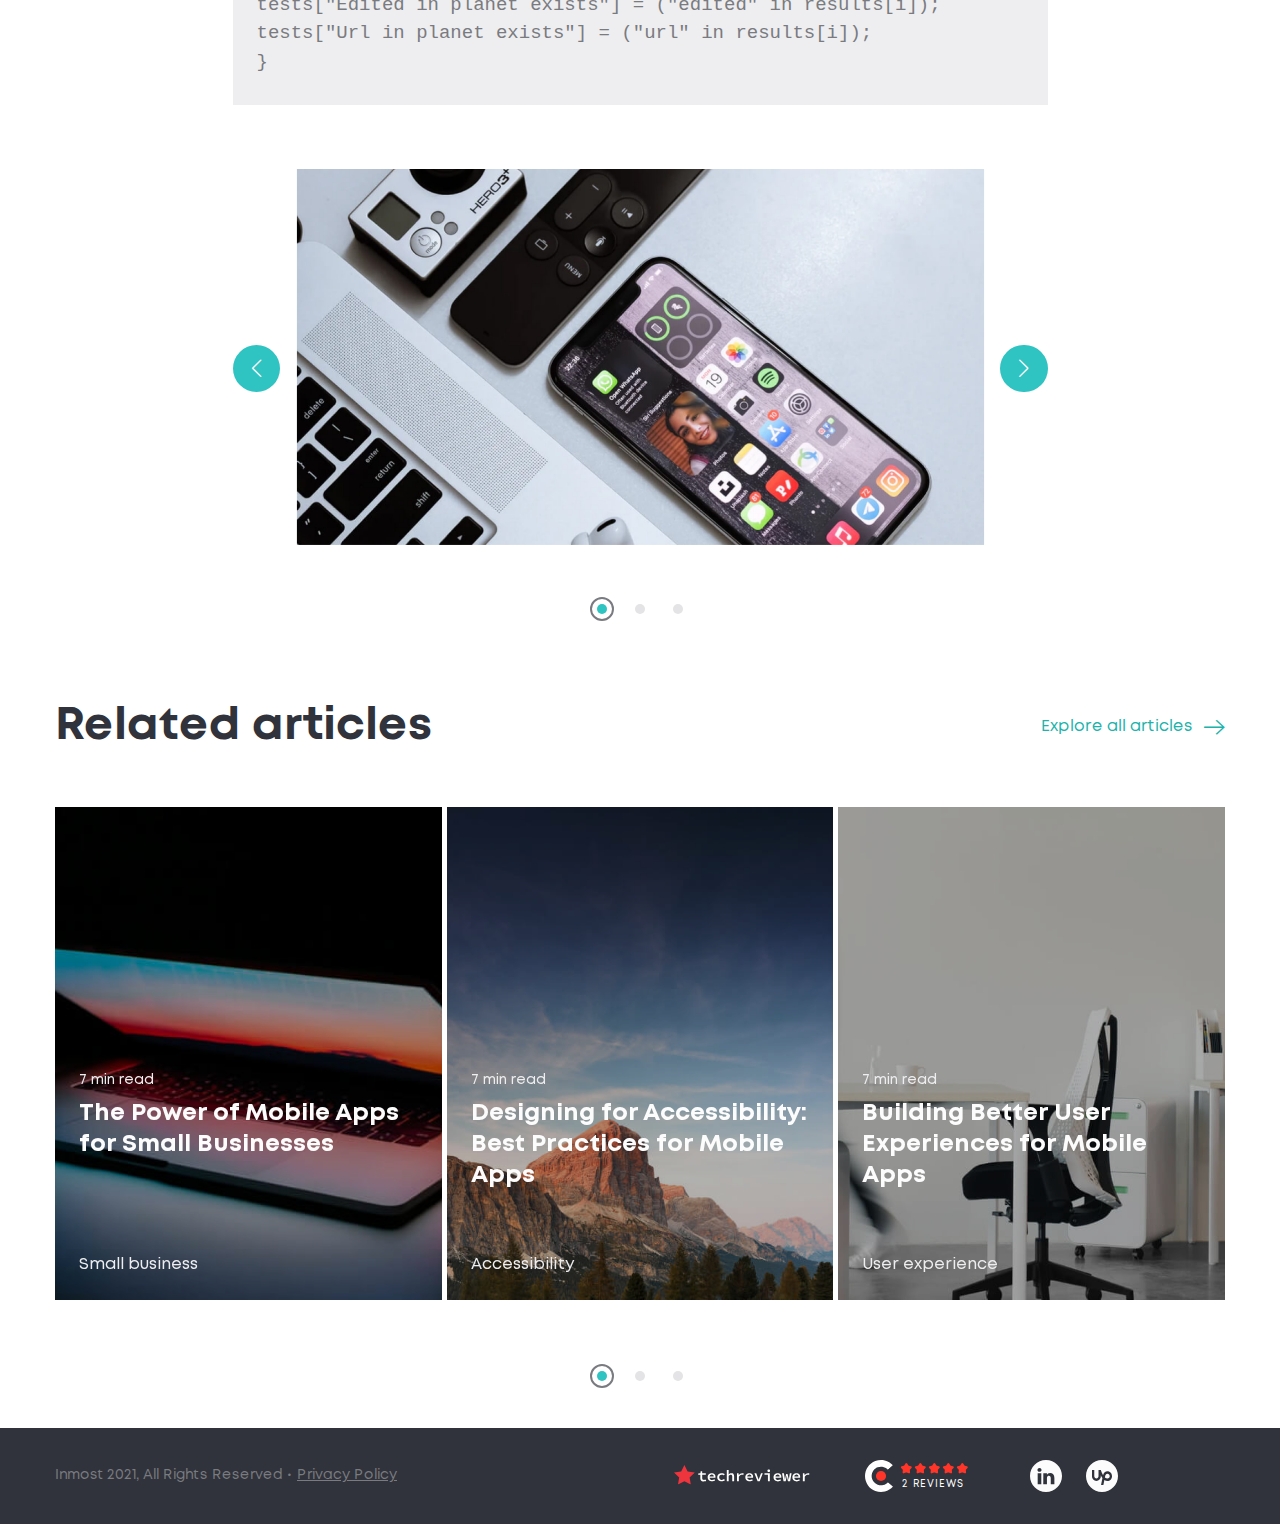
<file: article.html>
<!DOCTYPE html>
<html lang="en">
  <head>
    <meta charset="UTF-8">
    <meta http-equiv="X-UA-Compatible" content="IE=edge">
    <meta name="viewport" content="width=device-width, initial-scale=1.0">
    <link rel="shortcut icon" href="img/favicon.png" type="image/x-icon">
    <link rel="stylesheet" href="css/style.min.css">
    <title>Single page</title>
  </head>

  <body>
      <div id="wrapper"> <!-- start wrapper -->

  
  <header class="header header--white">
  <div class="container header__container">
    <a href="./" class="logo header__logo">
      <svg width="112" height="27" viewBox="0 0 112 27" fill="none" xmlns="http://www.w3.org/2000/svg">
        <path d="M4.14653 26.4991H0.476746V7.86426H4.14653V26.4991Z"/>
        <path d="M26.6417 26.4986H22.9719V16.8237C22.9719 15.0126 22.4476 13.6305 21.4468 12.6297C20.4936 11.6765 19.1114 11.1999 17.3004 11.1999C15.537 11.1999 14.1549 11.6765 13.154 12.6297C12.1531 13.6305 11.6289 15.0126 11.6289 16.8237V26.4986H7.95911V16.8237C7.95911 14.0118 8.81698 11.7718 10.5327 10.0084C12.2485 8.34029 14.4885 7.48242 17.3004 7.48242C20.1123 7.48242 22.3523 8.34029 24.068 10.0084C25.7838 11.7241 26.6417 14.0118 26.6417 16.8237V26.4986Z"/>
        <path d="M45.0385 10.6281C45.1815 10.4852 45.2768 10.2945 45.4198 10.1515C46.9449 8.38815 48.9942 7.53027 51.5202 7.53027C54.0938 7.53027 56.0955 8.38815 57.6206 10.1515C59.0981 11.8673 59.8606 14.1073 59.8606 16.8239V26.4988H56.1908V16.8239C56.1908 14.9652 55.7619 13.5354 54.8564 12.5345C54.0462 11.629 52.95 11.1524 51.5202 11.1524C50.0904 11.1524 48.9942 11.629 48.184 12.5345C47.3262 13.5354 46.8972 14.9652 46.8972 16.8239V26.4988H43.1798V16.8239C43.1798 14.9652 42.7508 13.5354 41.893 12.5345C41.0828 11.629 39.9866 11.1524 38.5568 11.1524C37.127 11.1524 36.0308 11.629 35.2206 12.5345C34.3151 13.5354 33.8862 14.9652 33.8862 16.8239V26.4988H30.2164V16.8239C30.2164 14.0596 30.9789 11.8196 32.4564 10.1515C33.9815 8.38815 36.0308 7.53027 38.5568 7.53027C41.0828 7.53027 43.1321 8.38815 44.6572 10.1515C44.8002 10.2945 44.9432 10.4375 45.0385 10.6281Z"/>
        <path d="M72.2514 11.2001C70.488 11.2001 69.1059 11.6767 68.105 12.6298C67.1042 13.6307 66.5799 15.1558 66.5799 17.1575C66.5799 19.1592 67.1042 20.6843 68.105 21.6852C69.1059 22.686 70.4404 23.1626 72.2514 23.1626C74.0625 23.1626 75.397 22.686 76.3978 21.6852C77.3987 20.6843 77.9229 19.1592 77.9229 17.1575C77.9229 15.1081 77.3987 13.6307 76.3978 12.6298C75.397 11.6767 74.0625 11.2001 72.2514 11.2001ZM65.5314 10.0562C67.2472 8.38815 69.4872 7.53027 72.2991 7.53027C75.111 7.53027 77.351 8.38815 79.0667 10.0562C80.7825 11.772 81.6404 14.155 81.6404 17.2052C81.6404 20.2554 80.7825 22.6384 79.0667 24.3541C77.351 26.0698 75.111 26.8801 72.2991 26.8801C69.4872 26.8801 67.2472 26.0222 65.5314 24.3541C63.8157 22.6384 62.9578 20.2554 62.9578 17.2052C62.9102 14.155 63.768 11.772 65.5314 10.0562Z"/>
        <path d="M98.3214 7.86426V11.534H91.4108C90.0286 11.534 88.9801 11.7723 88.2652 12.2489C87.7886 12.5826 87.5503 12.9638 87.5503 13.4404C87.5503 14.1077 87.9793 14.5366 88.8371 14.8226C89.3614 15.0132 90.2669 15.1562 91.6491 15.3468C94.0797 15.6328 95.7954 16.014 96.701 16.5383C98.2261 17.3962 98.9886 18.826 98.9886 20.923C98.9886 22.734 98.1784 24.1638 96.6057 25.2123C95.2712 26.0702 93.5554 26.4991 91.4584 26.4991H84.4525V22.8294H91.4584C92.8406 22.8294 93.8891 22.5911 94.604 22.1145C95.0806 21.7809 95.3189 21.3996 95.3189 20.923C95.3189 20.3034 94.8899 19.8268 94.032 19.4932C93.5078 19.3026 92.6023 19.1596 91.2201 18.9689C88.7895 18.683 87.0737 18.3017 86.1682 17.8251C84.6431 16.9672 83.8806 15.5374 83.8806 13.4404C83.8806 11.6294 84.6908 10.1996 86.2635 9.15107C87.598 8.29319 89.3137 7.86426 91.4108 7.86426H98.3214V7.86426Z"/>
        <path d="M106.09 11.5332V17.157C106.09 18.9681 106.615 20.3502 107.616 21.3034C108.569 22.3043 109.951 22.7809 111.714 22.7809H112.048V26.4506H111.714C108.902 26.4506 106.662 25.5928 104.994 23.877C103.279 22.1613 102.421 19.9213 102.421 17.1094V0.380859H106.09V7.86341H111.905V11.5332H106.09Z"/>
        <path d="M72.729 19.4929H71.8711C70.8226 19.4929 69.9647 18.635 69.9647 17.5865V16.7286C69.9647 15.6801 70.8226 14.8223 71.8711 14.8223H72.729C73.7775 14.8223 74.6354 15.6801 74.6354 16.7286V17.6342C74.6354 18.6827 73.7775 19.4929 72.729 19.4929Z" fill="#2FC3C2"/>
        <path d="M2.7166 4.62298H1.90638C0.857872 4.62298 0 3.76511 0 2.7166V1.90638C0 0.857872 0.857872 0 1.90638 0H2.76426C3.81277 0 4.67064 0.857872 4.67064 1.90638V2.76426C4.62298 3.76511 3.76511 4.62298 2.7166 4.62298Z"/>
      </svg>                
    </a>

    <div class="nav nav-drop header__nav">
      <div class="nav-drop__inner">
        <div class="nav-drop__content">
          <ul class="nav__list">
            <li class="submenu">
              <span class="submenu-title submenu__title">Expertise <i class="icon-arrow-down"></i></span>
              <div class="submenu__inner">
                <ul class="submenu-list">
                  <li><a href="expertise.html">IoT</a></li>
                  <li><a href="expertise.html">Blockchain</a></li>
                  <li><a href="expertise.html">Chatbots and voicebots</a></li>
                  <li><a href="expertise.html">Custom Web & Mobile Development</a></li>
                  <li><a href="expertise.html">Communication Platform</a></li>
                </ul>
              </div>  
            </li>
            <li><a href="about.html">About us</a></li>
            <li><a href="cases.html">Case Studies</a></li>
            <li><a href="blog.html">Blog</a></li>
            <li><a href="career.html">Career</a></li>
            <li><a href="contacts.html">Contact us</a></li>
          </ul>

          <a href="contact.html" class="btn header__btn">Contact Us</a>

          <ul class="header__social-list">
            <li>
              <a href="#" target="_blank">
                <svg width="32" height="32" viewBox="0 0 32 32">
                  <use xlink:href="#linkedin" />
                </svg>                                                                 
              </a>
            </li>
            <li>
              <a href="#" target="_blank">
                <svg width="32" height="32" viewBox="0 0 32 32">
                  <use xlink:href="#upwork" />
                </svg>                             
              </a>
            </li>
          </ul>
        </div>
      </div>
    </div>

    <button class="hamburger hamburger--spin header__hamburger hamburger-js">
      <span class="hamburger-box">
        <span class="hamburger-inner"></span>
      </span>
    </button>
    
  </div>
</header>
  
  <main class="single-page">
    
    <div class="main-banner main-banner--article" style="background-image: url('img/article.jpg');">
      <div class="container main-banner__container">
        <div class="main-banner__content">
          <a href="blog.html" class="back-link main-banner__back">Go back to all Articles</a>
          <div class="main-banner__title">
            <h1 class="banner-title">The Power of Mobile Apps for Small Businesses</h1>
          </div>
        </div>
      </div>
    </div>

    <div class="article-info">
      <div class="container article-info__container single-page__container">
        <ul class="article-info__list">
          <li>
            <dl class="info">
              <dt>Posted:</dt>
              <dd>Nov 17, 2017</dd>
            </dl>
          </li>
          <li>
            <dl class="info">
              <dt>Time to read:</dt>
              <dd>7 min</dd>
            </dl>
          </li>
          <li>
            <dl class="info">
              <dt>Tags:</dt>
              <dd>
                <ul class="tag-list">
                  <li>
                    <div class="tag">Mobile apps development</div>
                  </li>
                  <li>
                    <div class="tag">Healthcare</div>
                  </li>
                </ul>
              </dd>
            </dl>
          </li>
        </ul>
      </div>
    </div>

    <div class="container single-page__container">

      <div class="article-section">
        <p>GitHub is a great platform that allows developers to share their open-source projects with the world. There are a lot of repositories out there that can help you as a developer by providing great value for you. So no matter what type of developer you are, you should always take the advantage of GitHub.</p>
        <p>In this article, I decided to curate some useful GitHub repository that you can benefit from as a web developer. Let’s get right into it.</p>
      </div>

    <!-- images -->
    <div class="article-section">
      <figure>
        <a href="#" data-lightgallery>
          <img src="img/article-img-content.jpg" alt="Description of imgage.">
        </a>
        <figcaption>Some long image title</figcaption>
      </figure>
    </div>

    <!-- text -->
    <div class="article-section">
      <h2 class="h3">1. Developer Roadmap</h2>
      <p><a href="#">The developer roadmap</a> is one of the popular useful repositories that you should know. It has over 153.000 GitHub stars, which means that it’s very useful.</p>
      <p>This repository contains a lot of charts and images demonstrating the paths you can take and the technologies you need depending on what type of developer you want to become (backend, frontend, etc). So it’s a web developer’s roadmap that helps you choose your path.</p>

      <h4>Some bullet template:</h4>
      <ul>
        <li>Bullet title</li>
        <li>Long bullet title</li>
      </ul>
    </div>

      <!-- video -->
      <div class="article-section">
        <figure class="youtube-video">      
          <div class="youtube-video__img">
            <div class="btn-play js-play-video youtube-video__play" data-url="https://www.youtube.com/watch?v=YLN1Argi7ik" data-popup-open="videoReview"></div>
            <img src="img/article-img-content-1.jpg" alt="Description of imgage.">
          </div>
          <figcaption>Some long image title</figcaption>
        </figure>
      </div>

      <!-- code -->
      <div class="article-section">
        <h2 class="h3">Block example with code that can be copied</h2>

        <div class="code">
          <pre><code>
            // Validate schema of each item in response
            var results = jsonData["results"];
            for (i = 0; i < results.length; i++) {
            tests["Name in planet exists"] = ("name" in results[i]);
            tests["Rotation in planet exists"] = ("rotation_period" in results[i]);
            tests["Orbital Period in planet exists"] = ("orbital_period" in results[i]);
            tests["Diameter in planet exists"] = ("diameter" in results[i]);
            tests["Climate in planet exists"] = ("climate" in results[i]);
            tests["Gravity in planet exists"] = ("gravity" in results[i]);
            tests["Terrain in planet exists"] = ("terrain" in results[i]);
            tests["Surface water in planet exists"] = ("surface_water" in results[i]);
            tests["Population in planet exists"] = ("population" in results[i]);
            tests["Residents in planet exists"] = ("residents" in results[i]);
            tests["Films in planet exists"] = ("films" in results[i]);
            tests["Created in planet exists"] = ("created" in results[i]);
            tests["Edited in planet exists"] = ("edited" in results[i]);
            tests["Url in planet exists"] = ("url" in results[i]);
            }          
          </code></pre>

          <div class="copy code__copy js-code-copy">
            <div class="btn-copy copy__btn" role="button"></div>
            <div class="tooltip copy__tooltip">Copied!</div>
          </div>
        </div>
        
      </div>

      <!-- slider -->
      <div class="article-section">
        <div class="article-swiper">
          <div class="swiper js-article-swiper">
            <div class="swiper-wrapper">
              <div class="swiper-slide">
                <div class="article-swiper__img">
                  <img src="img/article-img-gallery.jpg" alt="Description images.">
                </div>
              </div>
              <div class="swiper-slide">
                <div class="article-swiper__img">
                  <img src="img/article-img-gallery.jpg" alt="Description images.">
                </div>
              </div>
              <div class="swiper-slide">
                <div class="article-swiper__img">
                  <img src="img/article-img-gallery.jpg" alt="Description images.">
                </div>
              </div>
            </div>        
            <div class="swiper-button-prev swiper-button-circle"></div>
            <div class="swiper-button-next swiper-button-circle"></div>
          </div>
          <div class="swiper-pagination"></div>        
        </div>
      </div>
        
    </div>
  
    <section class="related">
  <div class="container">
    <header class="related__header">
      <h2 class="related__title">Related articles</h2>
      <a href="blog.html" class="all-items-link">Explore all articles</a>
    </header>

    <div class="related-swiper">
      <div class="swiper js-related-swiper">
        <div class="swiper-wrapper">
          <div class="swiper-slide">
            <a href="artice.html">
              <article class="article-card @@mod" style="background-image: url('img/blog-article-1.jpg');">
  <div class="title-card article-card__inner">
    <header class="title-card__header article-card__header">
      <!--<span>Project name</span>-->
      <span>7 min read</span>
    </header>
    <h2 class="title-card__title article-card__title">The Power of Mobile Apps for Small Businesses</h2>

    
    
    <ul class="tag-list">
      <li>Small business</li>
    </ul>
  </div>
</article>

            </a>
          </div>
          <div class="swiper-slide">
            <a href="artice.html">
              <article class="article-card @@mod" style="background-image: url('img/iot-hero_mob.jpg');">
  <div class="title-card article-card__inner">
    <header class="title-card__header article-card__header">
      <!--<span>Project name</span>-->
      <span>7 min read</span>
    </header>
    <h2 class="title-card__title article-card__title">Designing for Accessibility: Best Practices for Mobile Apps</h2>

    
    
    <ul class="tag-list">
      <li>Accessibility</li>
    </ul>
  </div>
</article>

            </a>
          </div>
          <div class="swiper-slide">
            <a href="artice.html">
              <article class="article-card @@mod" style="background-image: url('img/case-img-content.jpg');">
  <div class="title-card article-card__inner">
    <header class="title-card__header article-card__header">
      <!--<span>Project name</span>-->
      <span>7 min read</span>
    </header>
    <h2 class="title-card__title article-card__title">Building Better User Experiences for Mobile Apps</h2>

    
    
    <ul class="tag-list">
      <li>User experience</li>
    </ul>
  </div>
</article>

            </a>
          </div>
        </div>      
      </div>
      <div class="swiper-pagination"></div>
    </div>
  </div>
</section>

  </main>
  
    <footer class="footer">
    <div class="container footer__container">
      <div class="footer__links links-footer">
        <div class="links-footer__item">
          <a href="/" target="_blank" class="clutch-logo">
            <img src="img/clutch.svg" alt="Clutch logo.">
            <span class="clutch-logo__text">2 reviews</span>
          </a>
        </div>
        <div class="links-footer__item">
          <a href="#" target="_blank" class="techeviewer-logo">
            <img src="img/techeviewer.svg" alt="techeviewer logo.">
          </a>
        </div>
        <ul class="links-footer__item social-list">
          <li>
            <a href="#" target="_blank">
              <svg width="32" height="32" viewBox="0 0 32 32">
                <use xlink:href="#linkedin" />
              </svg>                 
            </a>
          </li>
          <li>
            <a href="#" target="_blank">
              <svg width="32" height="32" viewBox="0 0 32 32">
                <use xlink:href="#upwork" />
              </svg>              
            </a>
          </li>
        </ul>
      </div>
      <div class="footer__copy copyright">
        Inmost 2021, All Rights Reserved
        <span class="privat-policy-link"><a href="privacy-policy.html">Privacy Policy</a></span>
      </div>

    </div>
  </footer>


  <div class="page-start-btn" role="button"></div>

  <div class="popup" id="videoReview">
  <div class="popup__container">
    <div class="popup__close popup-close"><i class="icon-close"></i></div>
    <div class="popup__load">
      <img src="img/load.svg" alt="loading.">
    </div>
    <div class="popup-content">
      
    </div>
  </div>
</div>


  <svg display="none" width="0" height="0" version="1.1" xmlns="http://www.w3.org/2000/svg" xmlns:xlink="http://www.w3.org/1999/xlink">
    <defs>
      <symbol id="linkedin" width="32" height="32" viewBox="0 0 32 32">
        <path fill-rule="evenodd" clip-rule="evenodd" d="M16 0C7.16344 0 0 7.16344 0 16C0 24.8366 7.16344 32 16 32C24.8366 32 32 24.8366 32 16C32 7.16344 24.8366 0 16 0ZM9.49108 11.7649C10.7554 11.7649 11.5428 10.9279 11.5428 9.8818C11.5193 8.8136 10.7554 8 9.51498 8C8.27456 8 7.46362 8.8136 7.46362 9.8818C7.46362 10.9279 8.2506 11.7649 9.46791 11.7649H9.49108ZM11.303 24.1464V13.2519H7.6771V24.1464H11.303ZM24.3821 17.8998L24.3819 24.1464H20.7561V18.3178C20.7561 16.8538 20.2314 15.8548 18.9188 15.8548C17.9171 15.8548 17.3204 16.5283 17.0583 17.1788C16.9625 17.4119 16.9389 17.7367 16.9389 18.0623V24.1467H13.3125C13.3125 24.1467 13.3603 14.2745 13.3125 13.2522H16.9389V14.7953C17.4202 14.0535 18.2821 12.9961 20.2072 12.9961C22.5933 12.9961 24.3821 14.5535 24.3821 17.8998Z"/>
      </symbol>  
      <symbol id="upwork" width="32" height="32" viewBox="0 0 32 32">
        <path fill-rule="evenodd" clip-rule="evenodd" d="M16 32C24.8366 32 32 24.8366 32 16C32 7.16344 24.8366 0 16 0C7.16344 0 0 7.16344 0 16C0 24.8366 7.16344 32 16 32ZM18.9058 17.4392C19.6883 18.1091 20.5492 18.5208 21.4675 18.5208C22.0646 18.5201 22.6371 18.269 23.0595 17.8225C23.4819 17.376 23.7197 16.7706 23.7208 16.1389C23.7204 15.5071 23.4829 14.9013 23.0606 14.4546C22.6383 14.0078 22.0656 13.7566 21.4683 13.7562C19.81 13.7562 19.275 15.4461 19.1025 16.4536L19.0958 16.4907L18.9058 17.4392ZM17.0425 15.1939C17.7092 12.7988 19.3517 11.3452 21.4675 11.3452C23.9675 11.3452 26 13.4952 26 16.1398C26 18.7826 23.9675 20.9441 21.4675 20.9441C20.3 20.9441 19.2817 20.5651 18.3958 19.9665L17.385 25H15.0542L16.4483 18.0598C15.7883 17.1853 15.2442 16.1962 14.8033 15.2204V16.2694C14.8033 18.8382 12.8283 20.9441 10.4008 20.9441C7.975 20.9441 6 18.8382 6 16.2694V10H8.28V16.2694C8.28044 16.8645 8.50395 17.4351 8.90151 17.8562C9.29908 18.2772 9.83826 18.5143 10.4008 18.5155C10.9636 18.5146 11.5031 18.2776 11.901 17.8566C12.2989 17.4355 12.5227 16.8647 12.5233 16.2694V10H14.8033C15.2525 11.6361 16.0258 13.5772 17.0425 15.1939Z"/>
      </symbol> 
    </defs>
  </svg>  

</div> <!-- end wrapper -->

<script src="js/main.min.js"></script>

</body>
</html>
</file>
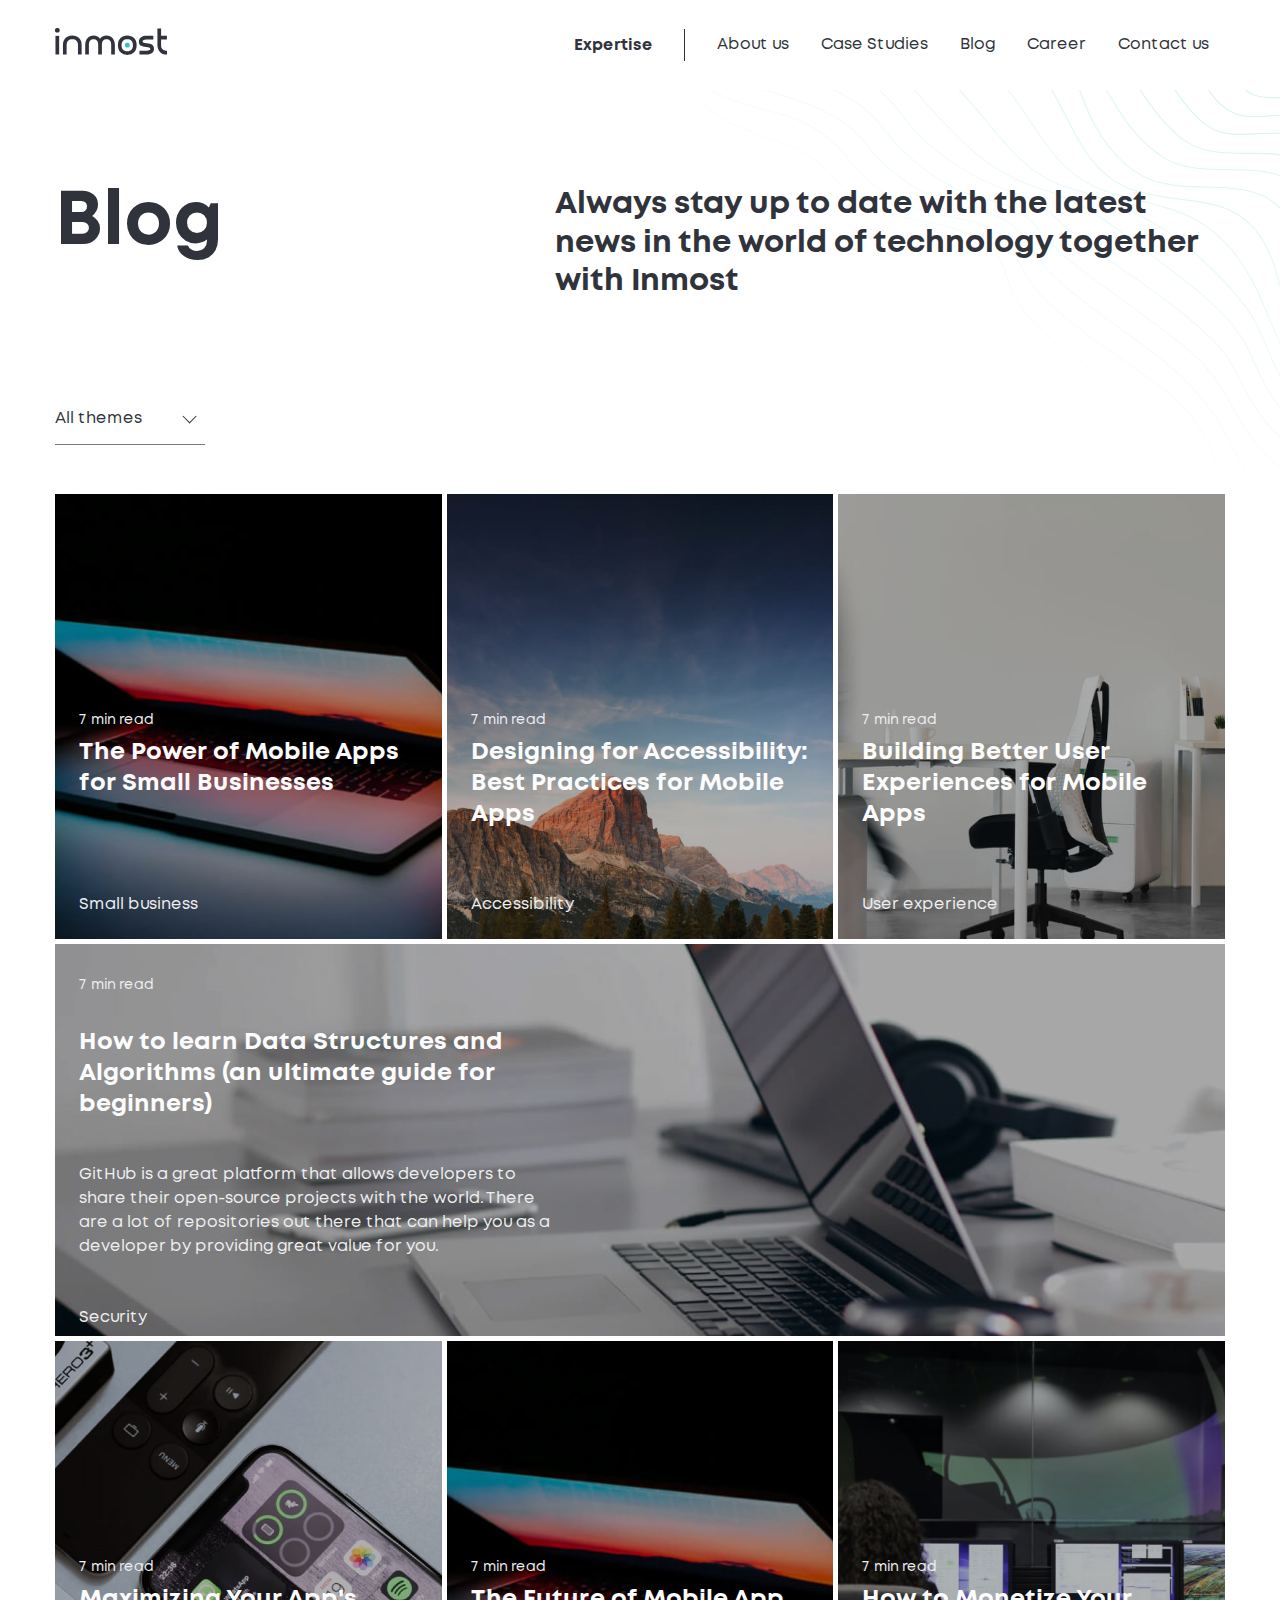
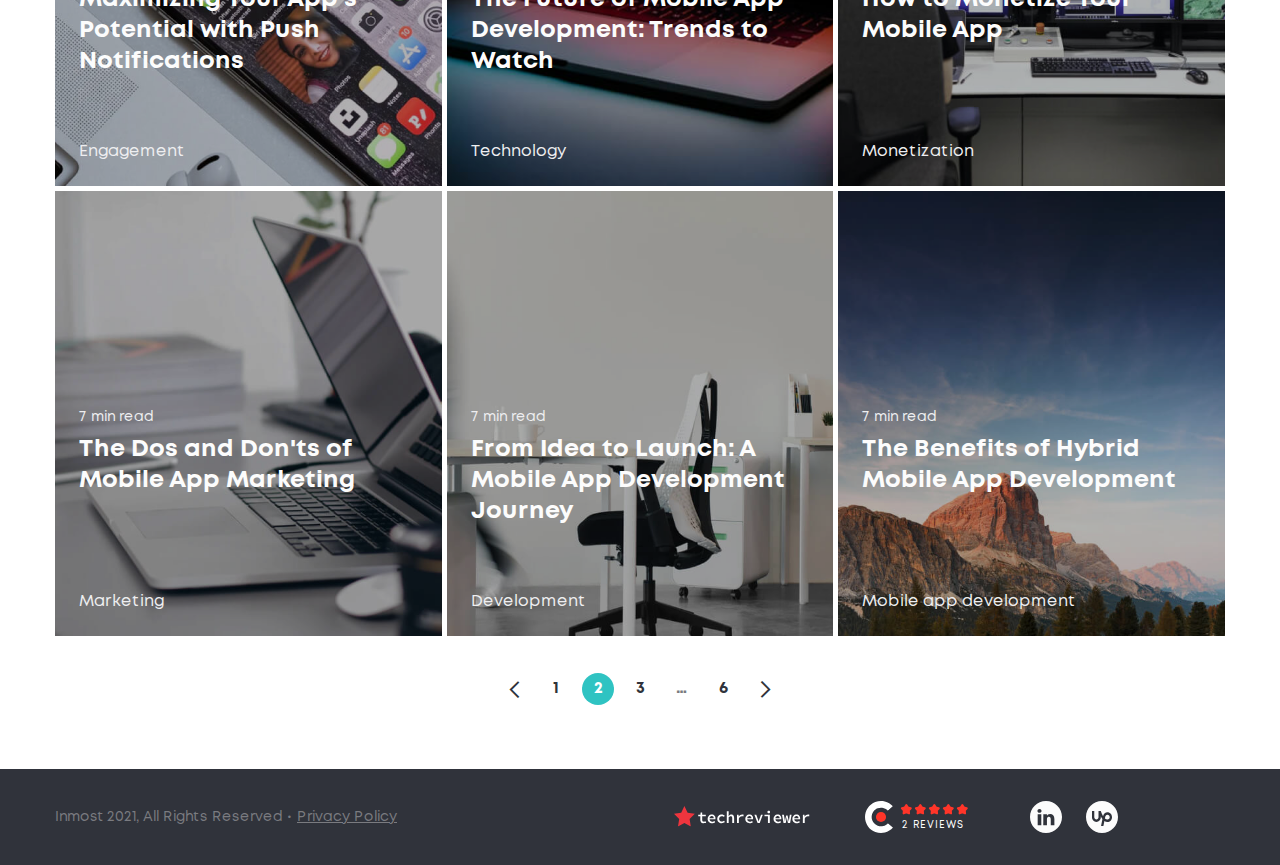
<file: blog.html>
<!DOCTYPE html>
<html lang="en">
  <head>
    <meta charset="UTF-8">
    <meta http-equiv="X-UA-Compatible" content="IE=edge">
    <meta name="viewport" content="width=device-width, initial-scale=1.0">
    <link rel="shortcut icon" href="img/favicon.png" type="image/x-icon">
    <link rel="stylesheet" href="css/style.min.css">
    <title>Blog</title>
  </head>

  <body>
      <div id="wrapper"> <!-- start wrapper -->


<header class="header header--fill">
  <div class="container header__container">
    <a href="./" class="logo header__logo">
      <svg width="112" height="27" viewBox="0 0 112 27" fill="none" xmlns="http://www.w3.org/2000/svg">
        <path d="M4.14653 26.4991H0.476746V7.86426H4.14653V26.4991Z"/>
        <path d="M26.6417 26.4986H22.9719V16.8237C22.9719 15.0126 22.4476 13.6305 21.4468 12.6297C20.4936 11.6765 19.1114 11.1999 17.3004 11.1999C15.537 11.1999 14.1549 11.6765 13.154 12.6297C12.1531 13.6305 11.6289 15.0126 11.6289 16.8237V26.4986H7.95911V16.8237C7.95911 14.0118 8.81698 11.7718 10.5327 10.0084C12.2485 8.34029 14.4885 7.48242 17.3004 7.48242C20.1123 7.48242 22.3523 8.34029 24.068 10.0084C25.7838 11.7241 26.6417 14.0118 26.6417 16.8237V26.4986Z"/>
        <path d="M45.0385 10.6281C45.1815 10.4852 45.2768 10.2945 45.4198 10.1515C46.9449 8.38815 48.9942 7.53027 51.5202 7.53027C54.0938 7.53027 56.0955 8.38815 57.6206 10.1515C59.0981 11.8673 59.8606 14.1073 59.8606 16.8239V26.4988H56.1908V16.8239C56.1908 14.9652 55.7619 13.5354 54.8564 12.5345C54.0462 11.629 52.95 11.1524 51.5202 11.1524C50.0904 11.1524 48.9942 11.629 48.184 12.5345C47.3262 13.5354 46.8972 14.9652 46.8972 16.8239V26.4988H43.1798V16.8239C43.1798 14.9652 42.7508 13.5354 41.893 12.5345C41.0828 11.629 39.9866 11.1524 38.5568 11.1524C37.127 11.1524 36.0308 11.629 35.2206 12.5345C34.3151 13.5354 33.8862 14.9652 33.8862 16.8239V26.4988H30.2164V16.8239C30.2164 14.0596 30.9789 11.8196 32.4564 10.1515C33.9815 8.38815 36.0308 7.53027 38.5568 7.53027C41.0828 7.53027 43.1321 8.38815 44.6572 10.1515C44.8002 10.2945 44.9432 10.4375 45.0385 10.6281Z"/>
        <path d="M72.2514 11.2001C70.488 11.2001 69.1059 11.6767 68.105 12.6298C67.1042 13.6307 66.5799 15.1558 66.5799 17.1575C66.5799 19.1592 67.1042 20.6843 68.105 21.6852C69.1059 22.686 70.4404 23.1626 72.2514 23.1626C74.0625 23.1626 75.397 22.686 76.3978 21.6852C77.3987 20.6843 77.9229 19.1592 77.9229 17.1575C77.9229 15.1081 77.3987 13.6307 76.3978 12.6298C75.397 11.6767 74.0625 11.2001 72.2514 11.2001ZM65.5314 10.0562C67.2472 8.38815 69.4872 7.53027 72.2991 7.53027C75.111 7.53027 77.351 8.38815 79.0667 10.0562C80.7825 11.772 81.6404 14.155 81.6404 17.2052C81.6404 20.2554 80.7825 22.6384 79.0667 24.3541C77.351 26.0698 75.111 26.8801 72.2991 26.8801C69.4872 26.8801 67.2472 26.0222 65.5314 24.3541C63.8157 22.6384 62.9578 20.2554 62.9578 17.2052C62.9102 14.155 63.768 11.772 65.5314 10.0562Z"/>
        <path d="M98.3214 7.86426V11.534H91.4108C90.0286 11.534 88.9801 11.7723 88.2652 12.2489C87.7886 12.5826 87.5503 12.9638 87.5503 13.4404C87.5503 14.1077 87.9793 14.5366 88.8371 14.8226C89.3614 15.0132 90.2669 15.1562 91.6491 15.3468C94.0797 15.6328 95.7954 16.014 96.701 16.5383C98.2261 17.3962 98.9886 18.826 98.9886 20.923C98.9886 22.734 98.1784 24.1638 96.6057 25.2123C95.2712 26.0702 93.5554 26.4991 91.4584 26.4991H84.4525V22.8294H91.4584C92.8406 22.8294 93.8891 22.5911 94.604 22.1145C95.0806 21.7809 95.3189 21.3996 95.3189 20.923C95.3189 20.3034 94.8899 19.8268 94.032 19.4932C93.5078 19.3026 92.6023 19.1596 91.2201 18.9689C88.7895 18.683 87.0737 18.3017 86.1682 17.8251C84.6431 16.9672 83.8806 15.5374 83.8806 13.4404C83.8806 11.6294 84.6908 10.1996 86.2635 9.15107C87.598 8.29319 89.3137 7.86426 91.4108 7.86426H98.3214V7.86426Z"/>
        <path d="M106.09 11.5332V17.157C106.09 18.9681 106.615 20.3502 107.616 21.3034C108.569 22.3043 109.951 22.7809 111.714 22.7809H112.048V26.4506H111.714C108.902 26.4506 106.662 25.5928 104.994 23.877C103.279 22.1613 102.421 19.9213 102.421 17.1094V0.380859H106.09V7.86341H111.905V11.5332H106.09Z"/>
        <path d="M72.729 19.4929H71.8711C70.8226 19.4929 69.9647 18.635 69.9647 17.5865V16.7286C69.9647 15.6801 70.8226 14.8223 71.8711 14.8223H72.729C73.7775 14.8223 74.6354 15.6801 74.6354 16.7286V17.6342C74.6354 18.6827 73.7775 19.4929 72.729 19.4929Z" fill="#2FC3C2"/>
        <path d="M2.7166 4.62298H1.90638C0.857872 4.62298 0 3.76511 0 2.7166V1.90638C0 0.857872 0.857872 0 1.90638 0H2.76426C3.81277 0 4.67064 0.857872 4.67064 1.90638V2.76426C4.62298 3.76511 3.76511 4.62298 2.7166 4.62298Z"/>
      </svg>                
    </a>

    <div class="nav nav-drop header__nav">
      <div class="nav-drop__inner">
        <div class="nav-drop__content">
          <ul class="nav__list">
            <li class="submenu">
              <span class="submenu-title submenu__title">Expertise <i class="icon-arrow-down"></i></span>
              <div class="submenu__inner">
                <ul class="submenu-list">
                  <li><a href="expertise.html">IoT</a></li>
                  <li><a href="expertise.html">Blockchain</a></li>
                  <li><a href="expertise.html">Chatbots and voicebots</a></li>
                  <li><a href="expertise.html">Custom Web & Mobile Development</a></li>
                  <li><a href="expertise.html">Communication Platform</a></li>
                </ul>
              </div>  
            </li>
            <li><a href="about.html">About us</a></li>
            <li><a href="cases.html">Case Studies</a></li>
            <li><a href="blog.html">Blog</a></li>
            <li><a href="career.html">Career</a></li>
            <li><a href="contacts.html">Contact us</a></li>
          </ul>

          <a href="contact.html" class="btn header__btn">Contact Us</a>

          <ul class="header__social-list">
            <li>
              <a href="#" target="_blank">
                <svg width="32" height="32" viewBox="0 0 32 32">
                  <use xlink:href="#linkedin" />
                </svg>                                                                 
              </a>
            </li>
            <li>
              <a href="#" target="_blank">
                <svg width="32" height="32" viewBox="0 0 32 32">
                  <use xlink:href="#upwork" />
                </svg>                             
              </a>
            </li>
          </ul>
        </div>
      </div>
    </div>

    <button class="hamburger hamburger--spin header__hamburger hamburger-js">
      <span class="hamburger-box">
        <span class="hamburger-inner"></span>
      </span>
    </button>
    
  </div>
</header>

<main class="blog">
	<div class="main-banner main-banner--simple">
		<div class="container main-banner__container">
      <div class="main-banner__content">
        <div class="main-banner__title">
          <h1 class="banner-title">Blog</h1>
        </div>
			  <div class="main-banner__des">Always stay up to date with the latest news in the world of technology together with Inmost</div>
      </div>
		</div>
	</div>

  <div class="container">
    <div class="article-filter blog__filter">
      <label class="article-filter__label" for="sort">Filter by:</label>
      <select name="sort-blog" id="sort"> 
        <option value="1">All themes</option>
        <option value="2">News</option>
        <option value="3">Communication platform</option>
      </select>
    </div>


    <ul class="blog-list blog__list">
      <li>
        <a href="article.html">
          <article class="article-card @@mod" style="background-image: url('img/blog-article-1.jpg');">
  <div class="title-card article-card__inner">
    <header class="title-card__header article-card__header">
      <!--<span>Project name</span>-->
      <span>7 min read</span>
    </header>
    <h2 class="title-card__title article-card__title">The Power of Mobile Apps for Small Businesses</h2>

    
    
    <ul class="tag-list">
      <li>Small business</li>
    </ul>
  </div>
</article>

        </a>
      </li>
      <li>
        <a href="article.html">
          <article class="article-card @@mod" style="background-image: url('img/iot-hero_mob.jpg');">
  <div class="title-card article-card__inner">
    <header class="title-card__header article-card__header">
      <!--<span>Project name</span>-->
      <span>7 min read</span>
    </header>
    <h2 class="title-card__title article-card__title">Designing for Accessibility: Best Practices for Mobile Apps</h2>

    
    
    <ul class="tag-list">
      <li>Accessibility</li>
    </ul>
  </div>
</article>

        </a>
      </li>
      <li>
        <a href="article.html">
          <article class="article-card @@mod" style="background-image: url('img/case-img-content.jpg');">
  <div class="title-card article-card__inner">
    <header class="title-card__header article-card__header">
      <!--<span>Project name</span>-->
      <span>7 min read</span>
    </header>
    <h2 class="title-card__title article-card__title">Building Better User Experiences for Mobile Apps</h2>

    
    
    <ul class="tag-list">
      <li>User experience</li>
    </ul>
  </div>
</article>

        </a>
      </li>
      <li>
        <a href="article.html">
          <article class="article-card article-card--large" style="background-image: url('img/case-img-video.jpg');">
  <div class="title-card article-card__inner">
    <header class="title-card__header article-card__header">
      <!--<span>Project name</span>-->
      <span>7 min read</span>
    </header>
    <h2 class="title-card__title article-card__title">How to learn Data Structures and Algorithms (an ultimate guide for beginners)</h2>

    
      <div class="article-card__des">
        <p>GitHub is a great platform that allows developers to share their open-source projects with the world. There are a lot of repositories out there that can help you as a developer by providing great value for you.</p>
      </div>
    
    
    <ul class="tag-list">
      <li>Security</li>
    </ul>
  </div>
</article>

        </a>
      </li>
      <li>
        <a href="article.html">
          <article class="article-card @@mod" style="background-image: url('img/article-img-gallery.jpg');">
  <div class="title-card article-card__inner">
    <header class="title-card__header article-card__header">
      <!--<span>Project name</span>-->
      <span>7 min read</span>
    </header>
    <h2 class="title-card__title article-card__title">Maximizing Your App's Potential with Push Notifications</h2>

    
    
    <ul class="tag-list">
      <li>Engagement</li>
    </ul>
  </div>
</article>

        </a>
      </li>
      <li>
        <a href="article.html">
          <article class="article-card @@mod" style="background-image: url('img/blog-article-1.jpg');">
  <div class="title-card article-card__inner">
    <header class="title-card__header article-card__header">
      <!--<span>Project name</span>-->
      <span>7 min read</span>
    </header>
    <h2 class="title-card__title article-card__title">The Future of Mobile App Development: Trends to Watch</h2>

    
    
    <ul class="tag-list">
      <li>Technology</li>
    </ul>
  </div>
</article>

        </a>
      </li>
      <li>
        <a href="article.html">
          <article class="article-card @@mod" style="background-image: url('img/article-img-content.jpg');">
  <div class="title-card article-card__inner">
    <header class="title-card__header article-card__header">
      <!--<span>Project name</span>-->
      <span>7 min read</span>
    </header>
    <h2 class="title-card__title article-card__title">How to Monetize Your Mobile App</h2>

    
    
    <ul class="tag-list">
      <li>Monetization</li>
    </ul>
  </div>
</article>

        </a>
      </li>

      <li>
        <a href="article.html">
          <article class="article-card @@mod" style="background-image: url('img/case-img-video.jpg');">
  <div class="title-card article-card__inner">
    <header class="title-card__header article-card__header">
      <!--<span>Project name</span>-->
      <span>7 min read</span>
    </header>
    <h2 class="title-card__title article-card__title">The Dos and Don'ts of Mobile App Marketing</h2>

    
    
    <ul class="tag-list">
      <li>Marketing</li>
    </ul>
  </div>
</article>

        </a>
      </li>
      <li>
        <a href="article.html">
          <article class="article-card @@mod" style="background-image: url('img/case-img-content.jpg');">
  <div class="title-card article-card__inner">
    <header class="title-card__header article-card__header">
      <!--<span>Project name</span>-->
      <span>7 min read</span>
    </header>
    <h2 class="title-card__title article-card__title">From Idea to Launch: A Mobile App Development Journey</h2>

    
    
    <ul class="tag-list">
      <li>Development</li>
    </ul>
  </div>
</article>

        </a>
      </li>
      <li>
        <a href="article.html">
          <article class="article-card @@mod" style="background-image: url('img/iot-hero_mob.jpg');">
  <div class="title-card article-card__inner">
    <header class="title-card__header article-card__header">
      <!--<span>Project name</span>-->
      <span>7 min read</span>
    </header>
    <h2 class="title-card__title article-card__title">The Benefits of Hybrid Mobile App Development</h2>

    
    
    <ul class="tag-list">
      <li>Mobile app development</li>
    </ul>
  </div>
</article>

        </a>
      </li>
    </ul>


    <nav class="pagination">
      <div class="nav-links">
        <a class="prev page-numbers" href="#"></a>
        <a class="page-numbers" href="#">1</a>
        <span aria-current="page" class="page-numbers current">2</span>
        <a class="page-numbers" href="#">3</a>
        <span class="page-numbers dots">…</span>
        <a class="page-numbers" href="#">6</a>
        <a class="next page-numbers" href="#"></a>
        </div>
    </nav>
  </div>

</main>

  <footer class="footer">
    <div class="container footer__container">
      <div class="footer__links links-footer">
        <div class="links-footer__item">
          <a href="/" target="_blank" class="clutch-logo">
            <img src="img/clutch.svg" alt="Clutch logo.">
            <span class="clutch-logo__text">2 reviews</span>
          </a>
        </div>
        <div class="links-footer__item">
          <a href="#" target="_blank" class="techeviewer-logo">
            <img src="img/techeviewer.svg" alt="techeviewer logo.">
          </a>
        </div>
        <ul class="links-footer__item social-list">
          <li>
            <a href="#" target="_blank">
              <svg width="32" height="32" viewBox="0 0 32 32">
                <use xlink:href="#linkedin" />
              </svg>                 
            </a>
          </li>
          <li>
            <a href="#" target="_blank">
              <svg width="32" height="32" viewBox="0 0 32 32">
                <use xlink:href="#upwork" />
              </svg>              
            </a>
          </li>
        </ul>
      </div>
      <div class="footer__copy copyright">
        Inmost 2021, All Rights Reserved
        <span class="privat-policy-link"><a href="privacy-policy.html">Privacy Policy</a></span>
      </div>

    </div>
  </footer>


  <div class="page-start-btn" role="button"></div>

  <div class="popup" id="videoReview">
  <div class="popup__container">
    <div class="popup__close popup-close"><i class="icon-close"></i></div>
    <div class="popup__load">
      <img src="img/load.svg" alt="loading.">
    </div>
    <div class="popup-content">
      
    </div>
  </div>
</div>


  <svg display="none" width="0" height="0" version="1.1" xmlns="http://www.w3.org/2000/svg" xmlns:xlink="http://www.w3.org/1999/xlink">
    <defs>
      <symbol id="linkedin" width="32" height="32" viewBox="0 0 32 32">
        <path fill-rule="evenodd" clip-rule="evenodd" d="M16 0C7.16344 0 0 7.16344 0 16C0 24.8366 7.16344 32 16 32C24.8366 32 32 24.8366 32 16C32 7.16344 24.8366 0 16 0ZM9.49108 11.7649C10.7554 11.7649 11.5428 10.9279 11.5428 9.8818C11.5193 8.8136 10.7554 8 9.51498 8C8.27456 8 7.46362 8.8136 7.46362 9.8818C7.46362 10.9279 8.2506 11.7649 9.46791 11.7649H9.49108ZM11.303 24.1464V13.2519H7.6771V24.1464H11.303ZM24.3821 17.8998L24.3819 24.1464H20.7561V18.3178C20.7561 16.8538 20.2314 15.8548 18.9188 15.8548C17.9171 15.8548 17.3204 16.5283 17.0583 17.1788C16.9625 17.4119 16.9389 17.7367 16.9389 18.0623V24.1467H13.3125C13.3125 24.1467 13.3603 14.2745 13.3125 13.2522H16.9389V14.7953C17.4202 14.0535 18.2821 12.9961 20.2072 12.9961C22.5933 12.9961 24.3821 14.5535 24.3821 17.8998Z"/>
      </symbol>  
      <symbol id="upwork" width="32" height="32" viewBox="0 0 32 32">
        <path fill-rule="evenodd" clip-rule="evenodd" d="M16 32C24.8366 32 32 24.8366 32 16C32 7.16344 24.8366 0 16 0C7.16344 0 0 7.16344 0 16C0 24.8366 7.16344 32 16 32ZM18.9058 17.4392C19.6883 18.1091 20.5492 18.5208 21.4675 18.5208C22.0646 18.5201 22.6371 18.269 23.0595 17.8225C23.4819 17.376 23.7197 16.7706 23.7208 16.1389C23.7204 15.5071 23.4829 14.9013 23.0606 14.4546C22.6383 14.0078 22.0656 13.7566 21.4683 13.7562C19.81 13.7562 19.275 15.4461 19.1025 16.4536L19.0958 16.4907L18.9058 17.4392ZM17.0425 15.1939C17.7092 12.7988 19.3517 11.3452 21.4675 11.3452C23.9675 11.3452 26 13.4952 26 16.1398C26 18.7826 23.9675 20.9441 21.4675 20.9441C20.3 20.9441 19.2817 20.5651 18.3958 19.9665L17.385 25H15.0542L16.4483 18.0598C15.7883 17.1853 15.2442 16.1962 14.8033 15.2204V16.2694C14.8033 18.8382 12.8283 20.9441 10.4008 20.9441C7.975 20.9441 6 18.8382 6 16.2694V10H8.28V16.2694C8.28044 16.8645 8.50395 17.4351 8.90151 17.8562C9.29908 18.2772 9.83826 18.5143 10.4008 18.5155C10.9636 18.5146 11.5031 18.2776 11.901 17.8566C12.2989 17.4355 12.5227 16.8647 12.5233 16.2694V10H14.8033C15.2525 11.6361 16.0258 13.5772 17.0425 15.1939Z"/>
      </symbol> 
    </defs>
  </svg>  

</div> <!-- end wrapper -->

<script src="js/main.min.js"></script>

</body>
</html>
</file>
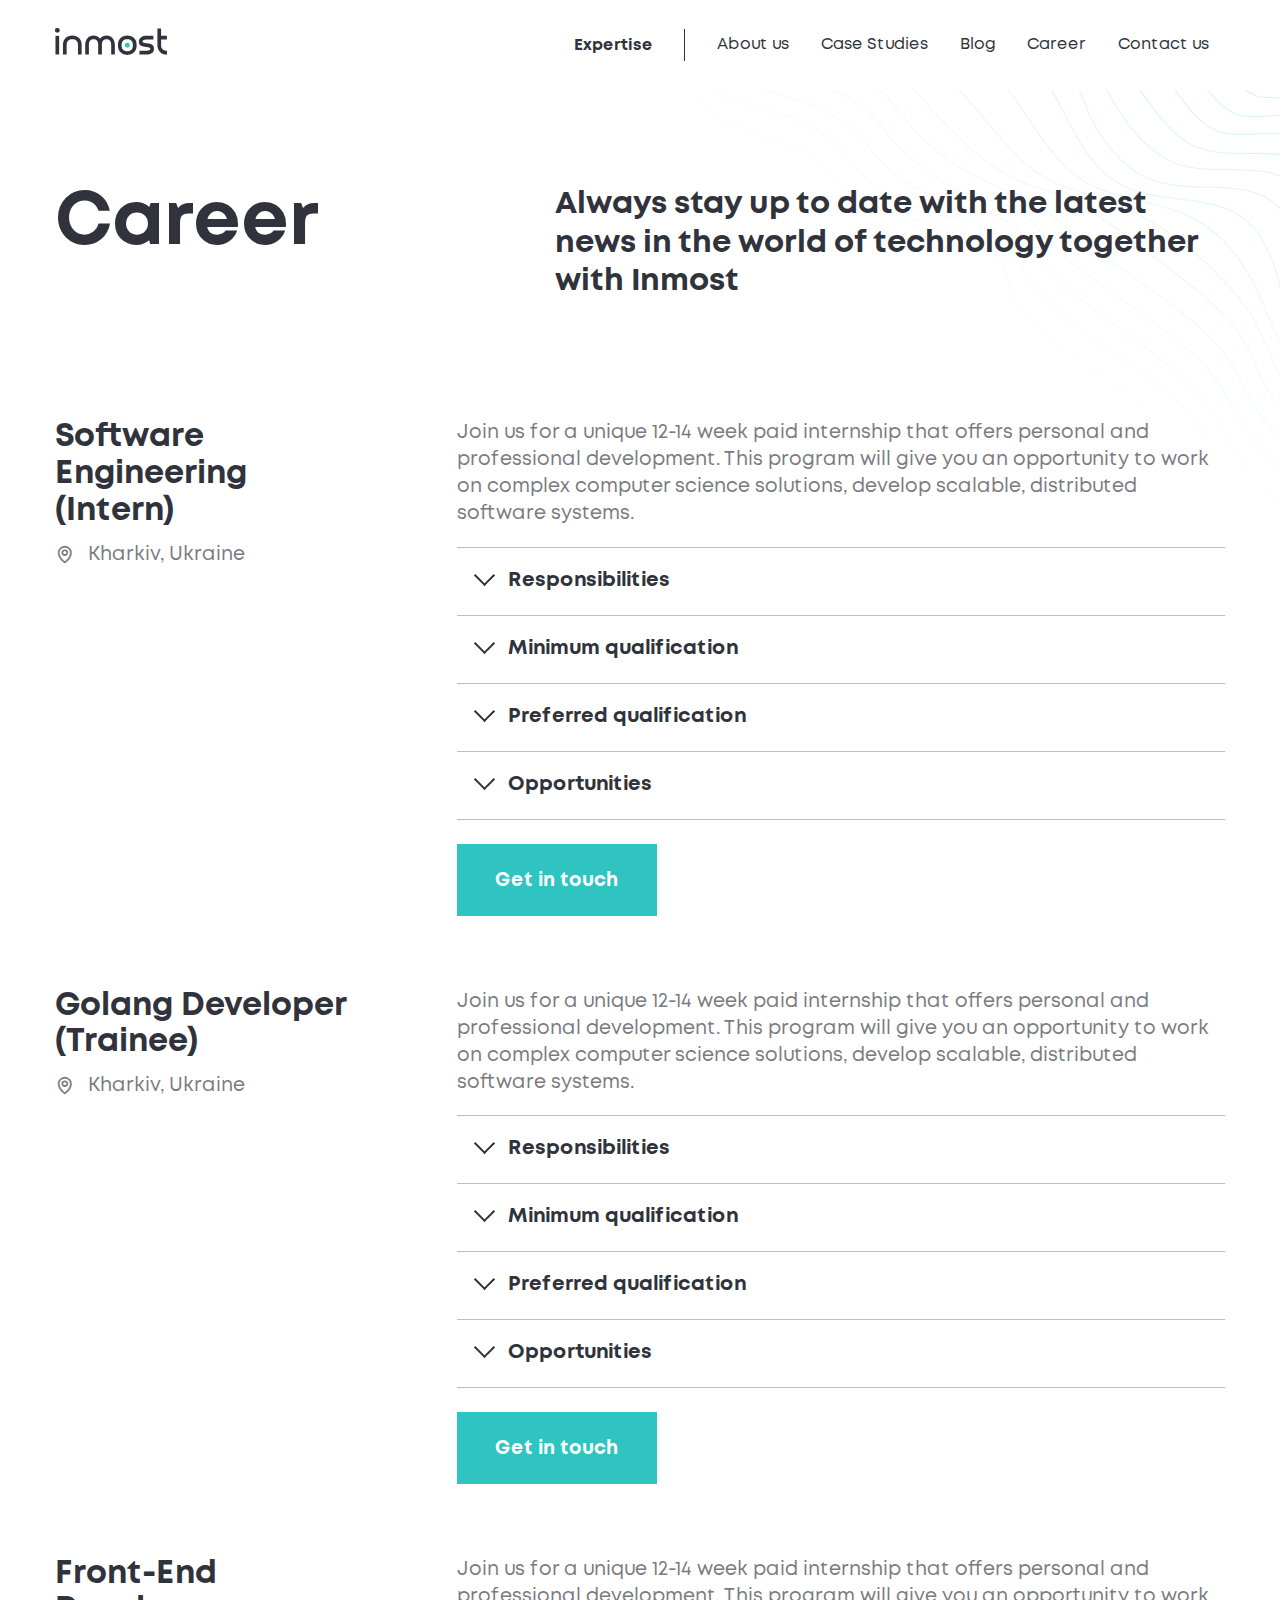
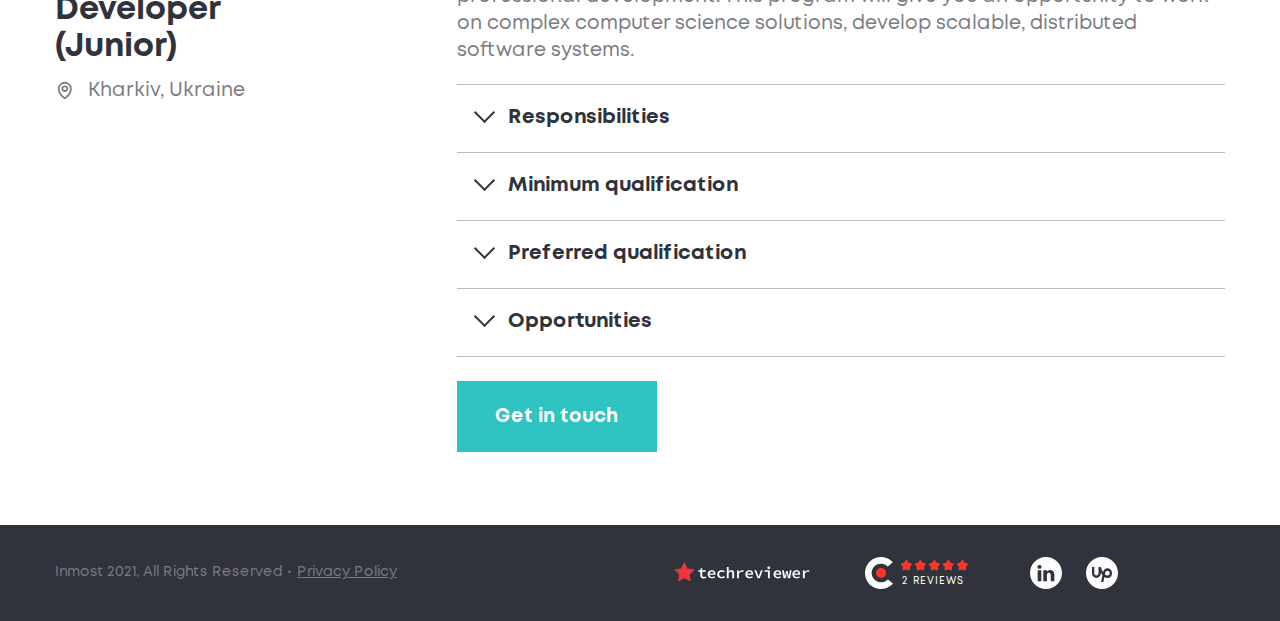
<file: career.html>
<!DOCTYPE html>
<html lang="en">
  <head>
    <meta charset="UTF-8">
    <meta http-equiv="X-UA-Compatible" content="IE=edge">
    <meta name="viewport" content="width=device-width, initial-scale=1.0">
    <link rel="shortcut icon" href="img/favicon.png" type="image/x-icon">
    <link rel="stylesheet" href="css/style.min.css">
    <title>Career</title>
  </head>

  <body>
      <div id="wrapper"> <!-- start wrapper -->


<header class="header header--fill">
  <div class="container header__container">
    <a href="./" class="logo header__logo">
      <svg width="112" height="27" viewBox="0 0 112 27" fill="none" xmlns="http://www.w3.org/2000/svg">
        <path d="M4.14653 26.4991H0.476746V7.86426H4.14653V26.4991Z"/>
        <path d="M26.6417 26.4986H22.9719V16.8237C22.9719 15.0126 22.4476 13.6305 21.4468 12.6297C20.4936 11.6765 19.1114 11.1999 17.3004 11.1999C15.537 11.1999 14.1549 11.6765 13.154 12.6297C12.1531 13.6305 11.6289 15.0126 11.6289 16.8237V26.4986H7.95911V16.8237C7.95911 14.0118 8.81698 11.7718 10.5327 10.0084C12.2485 8.34029 14.4885 7.48242 17.3004 7.48242C20.1123 7.48242 22.3523 8.34029 24.068 10.0084C25.7838 11.7241 26.6417 14.0118 26.6417 16.8237V26.4986Z"/>
        <path d="M45.0385 10.6281C45.1815 10.4852 45.2768 10.2945 45.4198 10.1515C46.9449 8.38815 48.9942 7.53027 51.5202 7.53027C54.0938 7.53027 56.0955 8.38815 57.6206 10.1515C59.0981 11.8673 59.8606 14.1073 59.8606 16.8239V26.4988H56.1908V16.8239C56.1908 14.9652 55.7619 13.5354 54.8564 12.5345C54.0462 11.629 52.95 11.1524 51.5202 11.1524C50.0904 11.1524 48.9942 11.629 48.184 12.5345C47.3262 13.5354 46.8972 14.9652 46.8972 16.8239V26.4988H43.1798V16.8239C43.1798 14.9652 42.7508 13.5354 41.893 12.5345C41.0828 11.629 39.9866 11.1524 38.5568 11.1524C37.127 11.1524 36.0308 11.629 35.2206 12.5345C34.3151 13.5354 33.8862 14.9652 33.8862 16.8239V26.4988H30.2164V16.8239C30.2164 14.0596 30.9789 11.8196 32.4564 10.1515C33.9815 8.38815 36.0308 7.53027 38.5568 7.53027C41.0828 7.53027 43.1321 8.38815 44.6572 10.1515C44.8002 10.2945 44.9432 10.4375 45.0385 10.6281Z"/>
        <path d="M72.2514 11.2001C70.488 11.2001 69.1059 11.6767 68.105 12.6298C67.1042 13.6307 66.5799 15.1558 66.5799 17.1575C66.5799 19.1592 67.1042 20.6843 68.105 21.6852C69.1059 22.686 70.4404 23.1626 72.2514 23.1626C74.0625 23.1626 75.397 22.686 76.3978 21.6852C77.3987 20.6843 77.9229 19.1592 77.9229 17.1575C77.9229 15.1081 77.3987 13.6307 76.3978 12.6298C75.397 11.6767 74.0625 11.2001 72.2514 11.2001ZM65.5314 10.0562C67.2472 8.38815 69.4872 7.53027 72.2991 7.53027C75.111 7.53027 77.351 8.38815 79.0667 10.0562C80.7825 11.772 81.6404 14.155 81.6404 17.2052C81.6404 20.2554 80.7825 22.6384 79.0667 24.3541C77.351 26.0698 75.111 26.8801 72.2991 26.8801C69.4872 26.8801 67.2472 26.0222 65.5314 24.3541C63.8157 22.6384 62.9578 20.2554 62.9578 17.2052C62.9102 14.155 63.768 11.772 65.5314 10.0562Z"/>
        <path d="M98.3214 7.86426V11.534H91.4108C90.0286 11.534 88.9801 11.7723 88.2652 12.2489C87.7886 12.5826 87.5503 12.9638 87.5503 13.4404C87.5503 14.1077 87.9793 14.5366 88.8371 14.8226C89.3614 15.0132 90.2669 15.1562 91.6491 15.3468C94.0797 15.6328 95.7954 16.014 96.701 16.5383C98.2261 17.3962 98.9886 18.826 98.9886 20.923C98.9886 22.734 98.1784 24.1638 96.6057 25.2123C95.2712 26.0702 93.5554 26.4991 91.4584 26.4991H84.4525V22.8294H91.4584C92.8406 22.8294 93.8891 22.5911 94.604 22.1145C95.0806 21.7809 95.3189 21.3996 95.3189 20.923C95.3189 20.3034 94.8899 19.8268 94.032 19.4932C93.5078 19.3026 92.6023 19.1596 91.2201 18.9689C88.7895 18.683 87.0737 18.3017 86.1682 17.8251C84.6431 16.9672 83.8806 15.5374 83.8806 13.4404C83.8806 11.6294 84.6908 10.1996 86.2635 9.15107C87.598 8.29319 89.3137 7.86426 91.4108 7.86426H98.3214V7.86426Z"/>
        <path d="M106.09 11.5332V17.157C106.09 18.9681 106.615 20.3502 107.616 21.3034C108.569 22.3043 109.951 22.7809 111.714 22.7809H112.048V26.4506H111.714C108.902 26.4506 106.662 25.5928 104.994 23.877C103.279 22.1613 102.421 19.9213 102.421 17.1094V0.380859H106.09V7.86341H111.905V11.5332H106.09Z"/>
        <path d="M72.729 19.4929H71.8711C70.8226 19.4929 69.9647 18.635 69.9647 17.5865V16.7286C69.9647 15.6801 70.8226 14.8223 71.8711 14.8223H72.729C73.7775 14.8223 74.6354 15.6801 74.6354 16.7286V17.6342C74.6354 18.6827 73.7775 19.4929 72.729 19.4929Z" fill="#2FC3C2"/>
        <path d="M2.7166 4.62298H1.90638C0.857872 4.62298 0 3.76511 0 2.7166V1.90638C0 0.857872 0.857872 0 1.90638 0H2.76426C3.81277 0 4.67064 0.857872 4.67064 1.90638V2.76426C4.62298 3.76511 3.76511 4.62298 2.7166 4.62298Z"/>
      </svg>                
    </a>

    <div class="nav nav-drop header__nav">
      <div class="nav-drop__inner">
        <div class="nav-drop__content">
          <ul class="nav__list">
            <li class="submenu">
              <span class="submenu-title submenu__title">Expertise <i class="icon-arrow-down"></i></span>
              <div class="submenu__inner">
                <ul class="submenu-list">
                  <li><a href="expertise.html">IoT</a></li>
                  <li><a href="expertise.html">Blockchain</a></li>
                  <li><a href="expertise.html">Chatbots and voicebots</a></li>
                  <li><a href="expertise.html">Custom Web & Mobile Development</a></li>
                  <li><a href="expertise.html">Communication Platform</a></li>
                </ul>
              </div>  
            </li>
            <li><a href="about.html">About us</a></li>
            <li><a href="cases.html">Case Studies</a></li>
            <li><a href="blog.html">Blog</a></li>
            <li><a href="career.html">Career</a></li>
            <li><a href="contacts.html">Contact us</a></li>
          </ul>

          <a href="contact.html" class="btn header__btn">Contact Us</a>

          <ul class="header__social-list">
            <li>
              <a href="#" target="_blank">
                <svg width="32" height="32" viewBox="0 0 32 32">
                  <use xlink:href="#linkedin" />
                </svg>                                                                 
              </a>
            </li>
            <li>
              <a href="#" target="_blank">
                <svg width="32" height="32" viewBox="0 0 32 32">
                  <use xlink:href="#upwork" />
                </svg>                             
              </a>
            </li>
          </ul>
        </div>
      </div>
    </div>

    <button class="hamburger hamburger--spin header__hamburger hamburger-js">
      <span class="hamburger-box">
        <span class="hamburger-inner"></span>
      </span>
    </button>
    
  </div>
</header>

<main class="career">
	<div class="main-banner main-banner--simple">
		<div class="container main-banner__container">
      <div class="main-banner__content">
        <div class="main-banner__title">
          <h1 class="banner-title">Career</h1>
        </div>
			  <div class="main-banner__des">Always stay up to date with the latest news in the world of technology together with Inmost</div>
      </div>
		</div>
	</div>

  <div class="container content">
    <section class="content-section">
      <div class="content-section__title">
        <h2 class="h4">Software<br>Engineering<br>(Intern)</h2>
        <span class="career-location career__location"><i class="icon-marker"></i>Kharkiv, Ukraine</span>
      </div>
      <div class="content-section__content">
        <p>Join us for a unique 12-14 week paid internship that offers personal and professional development. This program will give you an opportunity to work on complex computer science solutions, develop scalable, distributed software systems.</p>
        
        <ul class="accordion-list">
          <li class="accordion-list__item">
            <div class="accordion accordion-list__accordion">
              <div class="accordion__title">Responsibilities</div>
              <div class="accordion__inner">
                <div class="accordion__content">
                  <ul>
                    <li>Apply knowledge gained in computer science courses to real-world problems;</li>
                    <li>Analyze and improve efficiency, scalability, and stability of the core system modules;</li>
                    <li>Interface with the core team to incorporate your innovations and vice versa.</li>
                  </ul>
                </div>
              </div>
            </div>
          </li>
          <li class="accordion-list__item">
            <div class="accordion accordion-list__accordion">
              <div class="accordion__title">
                <span>Minimum qualification</span>
              </div>
              <div class="accordion__inner">
                <div class="accordion__content">
                  <ul>
                    <li><a href="#">Item 1</a></li>
                    <li><a href="#">Item 2</a></li>
                    <li><a href="#">Item 3</a></li>
                  </ul>
                </div>
              </div>
            </div>
          </li>
          <li class="accordion-list__item">
            <div class="accordion accordion-list__accordion">
              <div class="accordion__title">
                <span>Preferred qualification</span>
              </div>
              <div class="accordion__inner">
                <div class="accordion__content">
                  <ul>
                    <li><a href="#">Item 1</a></li>
                    <li><a href="#">Item 2</a></li>
                    <li><a href="#">Item 3</a></li>
                  </ul>
                </div>
              </div>
            </div>
          </li>
          <li class="accordion-list__item">
            <div class="accordion accordion-list__accordion">
              <div class="accordion__title">
                <span>Opportunities</span>
              </div>
              <div class="accordion__inner">
                <div class="accordion__content">
                  <ul>
                    <li><a href="#">Item 1</a></li>
                    <li><a href="#">Item 2</a></li>
                    <li><a href="#">Item 3</a></li>
                  </ul>
                </div>
              </div>
            </div>
          </li>
        </ul>

        <a href="#" class="btn" data-popup-open="popupCareer">Get in touch</a>
      </div>
    </section>

    <section class="content-section">
      <div class="content-section__title">
        <h2 class="h4">Golang Developer<br>(Trainee)</h2>
        <span class="career-location career__location"><i class="icon-marker"></i>Kharkiv, Ukraine</span>
      </div>
      <div class="content-section__content">
        <p>Join us for a unique 12-14 week paid internship that offers personal and professional development. This program will give you an opportunity to work on complex computer science solutions, develop scalable, distributed software systems.</p>
        
        <ul class="accordion-list">
          <li class="accordion-list__item">
            <div class="accordion accordion-list__accordion">
              <div class="accordion__title">Responsibilities</div>
              <div class="accordion__inner">
                <div class="accordion__content">
                  <ul>
                    <li>Apply knowledge gained in computer science courses to real-world problems;</li>
                    <li>Analyze and improve efficiency, scalability, and stability of the core system modules;</li>
                    <li>Interface with the core team to incorporate your innovations and vice versa.</li>
                  </ul>
                </div>
              </div>
            </div>
          </li>
          <li class="accordion-list__item">
            <div class="accordion accordion-list__accordion">
              <div class="accordion__title">
                <span>Minimum qualification</span>
              </div>
              <div class="accordion__inner">
                <div class="accordion__content">
                  <ul>
                    <li><a href="#">Item 1</a></li>
                    <li><a href="#">Item 2</a></li>
                    <li><a href="#">Item 3</a></li>
                  </ul>
                </div>
              </div>
            </div>
          </li>
          <li class="accordion-list__item">
            <div class="accordion accordion-list__accordion">
              <div class="accordion__title">
                <span>Preferred qualification</span>
              </div>
              <div class="accordion__inner">
                <div class="accordion__content">
                  <ul>
                    <li><a href="#">Item 1</a></li>
                    <li><a href="#">Item 2</a></li>
                    <li><a href="#">Item 3</a></li>
                  </ul>
                </div>
              </div>
            </div>
          </li>
          <li class="accordion-list__item">
            <div class="accordion accordion-list__accordion">
              <div class="accordion__title">
                <span>Opportunities</span>
              </div>
              <div class="accordion__inner">
                <div class="accordion__content">
                  <ul>
                    <li><a href="#">Item 1</a></li>
                    <li><a href="#">Item 2</a></li>
                    <li><a href="#">Item 3</a></li>
                  </ul>
                </div>
              </div>
            </div>
          </li>
        </ul>

        <a href="#" class="btn" data-popup-open="popupCareer">Get in touch</a>
      </div>
    </section>

    <section class="content-section">
      <div class="content-section__title">
        <h2 class="h4">Front-End<br>Developer<br>(Junior)</h2>
        <span class="career-location career__location"><i class="icon-marker"></i>Kharkiv, Ukraine</span>
      </div>
      <div class="content-section__content">
        <p>Join us for a unique 12-14 week paid internship that offers personal and professional development. This program will give you an opportunity to work on complex computer science solutions, develop scalable, distributed software systems.</p>
        
        <ul class="accordion-list">
          <li class="accordion-list__item">
            <div class="accordion accordion-list__accordion">
              <div class="accordion__title">Responsibilities</div>
              <div class="accordion__inner">
                <div class="accordion__content">
                  <ul>
                    <li>Apply knowledge gained in computer science courses to real-world problems;</li>
                    <li>Analyze and improve efficiency, scalability, and stability of the core system modules;</li>
                    <li>Interface with the core team to incorporate your innovations and vice versa.</li>
                  </ul>
                </div>
              </div>
            </div>
          </li>
          <li class="accordion-list__item">
            <div class="accordion accordion-list__accordion">
              <div class="accordion__title">
                <span>Minimum qualification</span>
              </div>
              <div class="accordion__inner">
                <div class="accordion__content">
                  <ul>
                    <li><a href="#">Item 1</a></li>
                    <li><a href="#">Item 2</a></li>
                    <li><a href="#">Item 3</a></li>
                  </ul>
                </div>
              </div>
            </div>
          </li>
          <li class="accordion-list__item">
            <div class="accordion accordion-list__accordion">
              <div class="accordion__title">
                <span>Preferred qualification</span>
              </div>
              <div class="accordion__inner">
                <div class="accordion__content">
                  <ul>
                    <li><a href="#">Item 1</a></li>
                    <li><a href="#">Item 2</a></li>
                    <li><a href="#">Item 3</a></li>
                  </ul>
                </div>
              </div>
            </div>
          </li>
          <li class="accordion-list__item">
            <div class="accordion accordion-list__accordion">
              <div class="accordion__title">
                <span>Opportunities</span>
              </div>
              <div class="accordion__inner">
                <div class="accordion__content">
                  <ul>
                    <li><a href="#">Item 1</a></li>
                    <li><a href="#">Item 2</a></li>
                    <li><a href="#">Item 3</a></li>
                  </ul>
                </div>
              </div>
            </div>
          </li>
        </ul>
        
        <a href="#" class="btn" data-popup-open="popupCareer">Get in touch</a>
      </div>
    </section>
  </div>

</main>

<div class="popup popup-career" id="popupCareer">
  <div class="popup__inner">
    <div class="container popup__container popup-career__container">
      <div class="popup__close popup-close"><i class="icon-close"></i></div>
      <div class="popup__load">
        <img src="img/load.svg" alt="loading.">
      </div>
      <div class="popup-content">
        <div class="popup-career__title">I want to join your team.</div>
        <form action="/" class="popup-career__form career-form">
          <div class="form-group">
            <input id="input-position" type="text">
            <label for="input-position">Apply for</label>
          </div>
          <div class="form-group career-form__name">
            <input id="input-name" type="text">
            <label for="input-name">Name*</label>
            <p class="message-error">This field is required</p>
          </div>
          <div class="form-group career-form__email">
            <input id="input-email" type="email">
            <label for="input-email">Email*</label>
            <p class="message-error">This field is required</p>
          </div>
          <div class="form-group">
            <textarea id="input-message" name="message" cols="30" rows="10" placeholder="Message"></textarea>
          </div>

          <div class="add-file form-group career-form__file">
            <input class="add-file__input" type="file" name="file" id="file" accept=".docx, .gdoc, .xlsx, .gsheet, .pdf, .ppt, .jpg, .png">
            <label class="add-file__label" for="file">
              <svg width="19" height="21" viewBox="0 0 19 21" id="add-file" class="add-file__ico">
                <path fill-rule="evenodd" clip-rule="evenodd" d="M10.2695 2.23506C11.0602 1.44442 12.1325 1.00024 13.2506 1.00024C14.3688 1.00024 15.4411 1.44442 16.2317 2.23506C17.0224 3.02569 17.4665 4.09803 17.4665 5.21616C17.4665 6.33429 17.0224 7.40662 16.2317 8.19726L8.93952 15.4895C8.71438 15.7147 8.44708 15.8934 8.15289 16.0153C7.85869 16.1372 7.54336 16.2 7.22491 16.2C6.58175 16.2002 5.96489 15.9448 5.51002 15.4901C5.05516 15.0354 4.79955 14.4186 4.79943 13.7755C4.79932 13.1323 5.05469 12.5155 5.50939 12.0606L12.5837 4.98499L13.4805 5.88179L6.40492 12.9561C6.29739 13.0637 6.21208 13.1913 6.15388 13.3318C6.09568 13.4723 6.06572 13.6229 6.06572 13.775C6.06572 13.9271 6.09568 14.0777 6.15388 14.2182C6.21208 14.3587 6.29739 14.4864 6.40492 14.5939C6.51246 14.7015 6.64013 14.7868 6.78064 14.845C6.92115 14.9032 7.07174 14.9331 7.22382 14.9331C7.37591 14.9331 7.5265 14.9032 7.66701 14.845C7.80752 14.7868 7.93518 14.7015 8.04272 14.5939L15.3349 7.30172C15.6088 7.02784 15.8261 6.7027 15.9743 6.34486C16.1225 5.98701 16.1988 5.60348 16.1988 5.21616C16.1988 4.82883 16.1225 4.4453 15.9743 4.08746C15.8261 3.72961 15.6088 3.40447 15.3349 3.13059C15.061 2.85671 14.7359 2.63945 14.3781 2.49123C14.0202 2.34301 13.6367 2.26672 13.2494 2.26672C12.862 2.26672 12.4785 2.34301 12.1207 2.49123C11.7628 2.63945 11.4377 2.85671 11.1638 3.13059L3.65499 10.6407C2.78393 11.5334 2.29978 12.7335 2.30746 13.9808C2.31514 15.2281 2.81404 16.4221 3.69602 17.3041C4.578 18.1861 5.77203 18.685 7.01932 18.6926C8.26661 18.7003 9.46668 18.2162 10.3595 17.3451L17.6517 10.0517L18.5485 10.9485L11.255 18.2407C10.1215 19.3334 8.60443 19.9375 7.0301 19.923C5.45577 19.9085 3.95003 19.2766 2.83684 18.1633C1.72366 17.0499 1.092 15.5441 1.07776 13.9698C1.06353 12.3954 1.66785 10.8784 2.76072 9.74512L10.2695 2.23379V2.23506Z" fill="white" stroke="white" stroke-width="0.2"></path>
              </svg>
              <span class="add-file__file" id="file-chosen">Add an attachment</span>
            </label>
            <small class="add-file__des">.docx, .gdoc, .xlsx, .gsheet, .pdf, .ppt, .jpg, .png</small>
          </div>

          <button class="btn btn-send" id="sendMessage" data-success="Done!">
            <span class="btn-send__text">Submit</span>
            <img class="btn-send__load" src="img/load.svg" alt="loading.">
          </button>
        </form>
      </div>
    </div>
  </div>
</div>

  <footer class="footer">
    <div class="container footer__container">
      <div class="footer__links links-footer">
        <div class="links-footer__item">
          <a href="/" target="_blank" class="clutch-logo">
            <img src="img/clutch.svg" alt="Clutch logo.">
            <span class="clutch-logo__text">2 reviews</span>
          </a>
        </div>
        <div class="links-footer__item">
          <a href="#" target="_blank" class="techeviewer-logo">
            <img src="img/techeviewer.svg" alt="techeviewer logo.">
          </a>
        </div>
        <ul class="links-footer__item social-list">
          <li>
            <a href="#" target="_blank">
              <svg width="32" height="32" viewBox="0 0 32 32">
                <use xlink:href="#linkedin" />
              </svg>                 
            </a>
          </li>
          <li>
            <a href="#" target="_blank">
              <svg width="32" height="32" viewBox="0 0 32 32">
                <use xlink:href="#upwork" />
              </svg>              
            </a>
          </li>
        </ul>
      </div>
      <div class="footer__copy copyright">
        Inmost 2021, All Rights Reserved
        <span class="privat-policy-link"><a href="privacy-policy.html">Privacy Policy</a></span>
      </div>

    </div>
  </footer>


  <div class="page-start-btn" role="button"></div>

  <div class="popup" id="videoReview">
  <div class="popup__container">
    <div class="popup__close popup-close"><i class="icon-close"></i></div>
    <div class="popup__load">
      <img src="img/load.svg" alt="loading.">
    </div>
    <div class="popup-content">
      
    </div>
  </div>
</div>


  <svg display="none" width="0" height="0" version="1.1" xmlns="http://www.w3.org/2000/svg" xmlns:xlink="http://www.w3.org/1999/xlink">
    <defs>
      <symbol id="linkedin" width="32" height="32" viewBox="0 0 32 32">
        <path fill-rule="evenodd" clip-rule="evenodd" d="M16 0C7.16344 0 0 7.16344 0 16C0 24.8366 7.16344 32 16 32C24.8366 32 32 24.8366 32 16C32 7.16344 24.8366 0 16 0ZM9.49108 11.7649C10.7554 11.7649 11.5428 10.9279 11.5428 9.8818C11.5193 8.8136 10.7554 8 9.51498 8C8.27456 8 7.46362 8.8136 7.46362 9.8818C7.46362 10.9279 8.2506 11.7649 9.46791 11.7649H9.49108ZM11.303 24.1464V13.2519H7.6771V24.1464H11.303ZM24.3821 17.8998L24.3819 24.1464H20.7561V18.3178C20.7561 16.8538 20.2314 15.8548 18.9188 15.8548C17.9171 15.8548 17.3204 16.5283 17.0583 17.1788C16.9625 17.4119 16.9389 17.7367 16.9389 18.0623V24.1467H13.3125C13.3125 24.1467 13.3603 14.2745 13.3125 13.2522H16.9389V14.7953C17.4202 14.0535 18.2821 12.9961 20.2072 12.9961C22.5933 12.9961 24.3821 14.5535 24.3821 17.8998Z"/>
      </symbol>  
      <symbol id="upwork" width="32" height="32" viewBox="0 0 32 32">
        <path fill-rule="evenodd" clip-rule="evenodd" d="M16 32C24.8366 32 32 24.8366 32 16C32 7.16344 24.8366 0 16 0C7.16344 0 0 7.16344 0 16C0 24.8366 7.16344 32 16 32ZM18.9058 17.4392C19.6883 18.1091 20.5492 18.5208 21.4675 18.5208C22.0646 18.5201 22.6371 18.269 23.0595 17.8225C23.4819 17.376 23.7197 16.7706 23.7208 16.1389C23.7204 15.5071 23.4829 14.9013 23.0606 14.4546C22.6383 14.0078 22.0656 13.7566 21.4683 13.7562C19.81 13.7562 19.275 15.4461 19.1025 16.4536L19.0958 16.4907L18.9058 17.4392ZM17.0425 15.1939C17.7092 12.7988 19.3517 11.3452 21.4675 11.3452C23.9675 11.3452 26 13.4952 26 16.1398C26 18.7826 23.9675 20.9441 21.4675 20.9441C20.3 20.9441 19.2817 20.5651 18.3958 19.9665L17.385 25H15.0542L16.4483 18.0598C15.7883 17.1853 15.2442 16.1962 14.8033 15.2204V16.2694C14.8033 18.8382 12.8283 20.9441 10.4008 20.9441C7.975 20.9441 6 18.8382 6 16.2694V10H8.28V16.2694C8.28044 16.8645 8.50395 17.4351 8.90151 17.8562C9.29908 18.2772 9.83826 18.5143 10.4008 18.5155C10.9636 18.5146 11.5031 18.2776 11.901 17.8566C12.2989 17.4355 12.5227 16.8647 12.5233 16.2694V10H14.8033C15.2525 11.6361 16.0258 13.5772 17.0425 15.1939Z"/>
      </symbol> 
    </defs>
  </svg>  

</div> <!-- end wrapper -->

<script src="js/main.min.js"></script>

</body>
</html>

<!--hr@inmost.pro-->
</file>
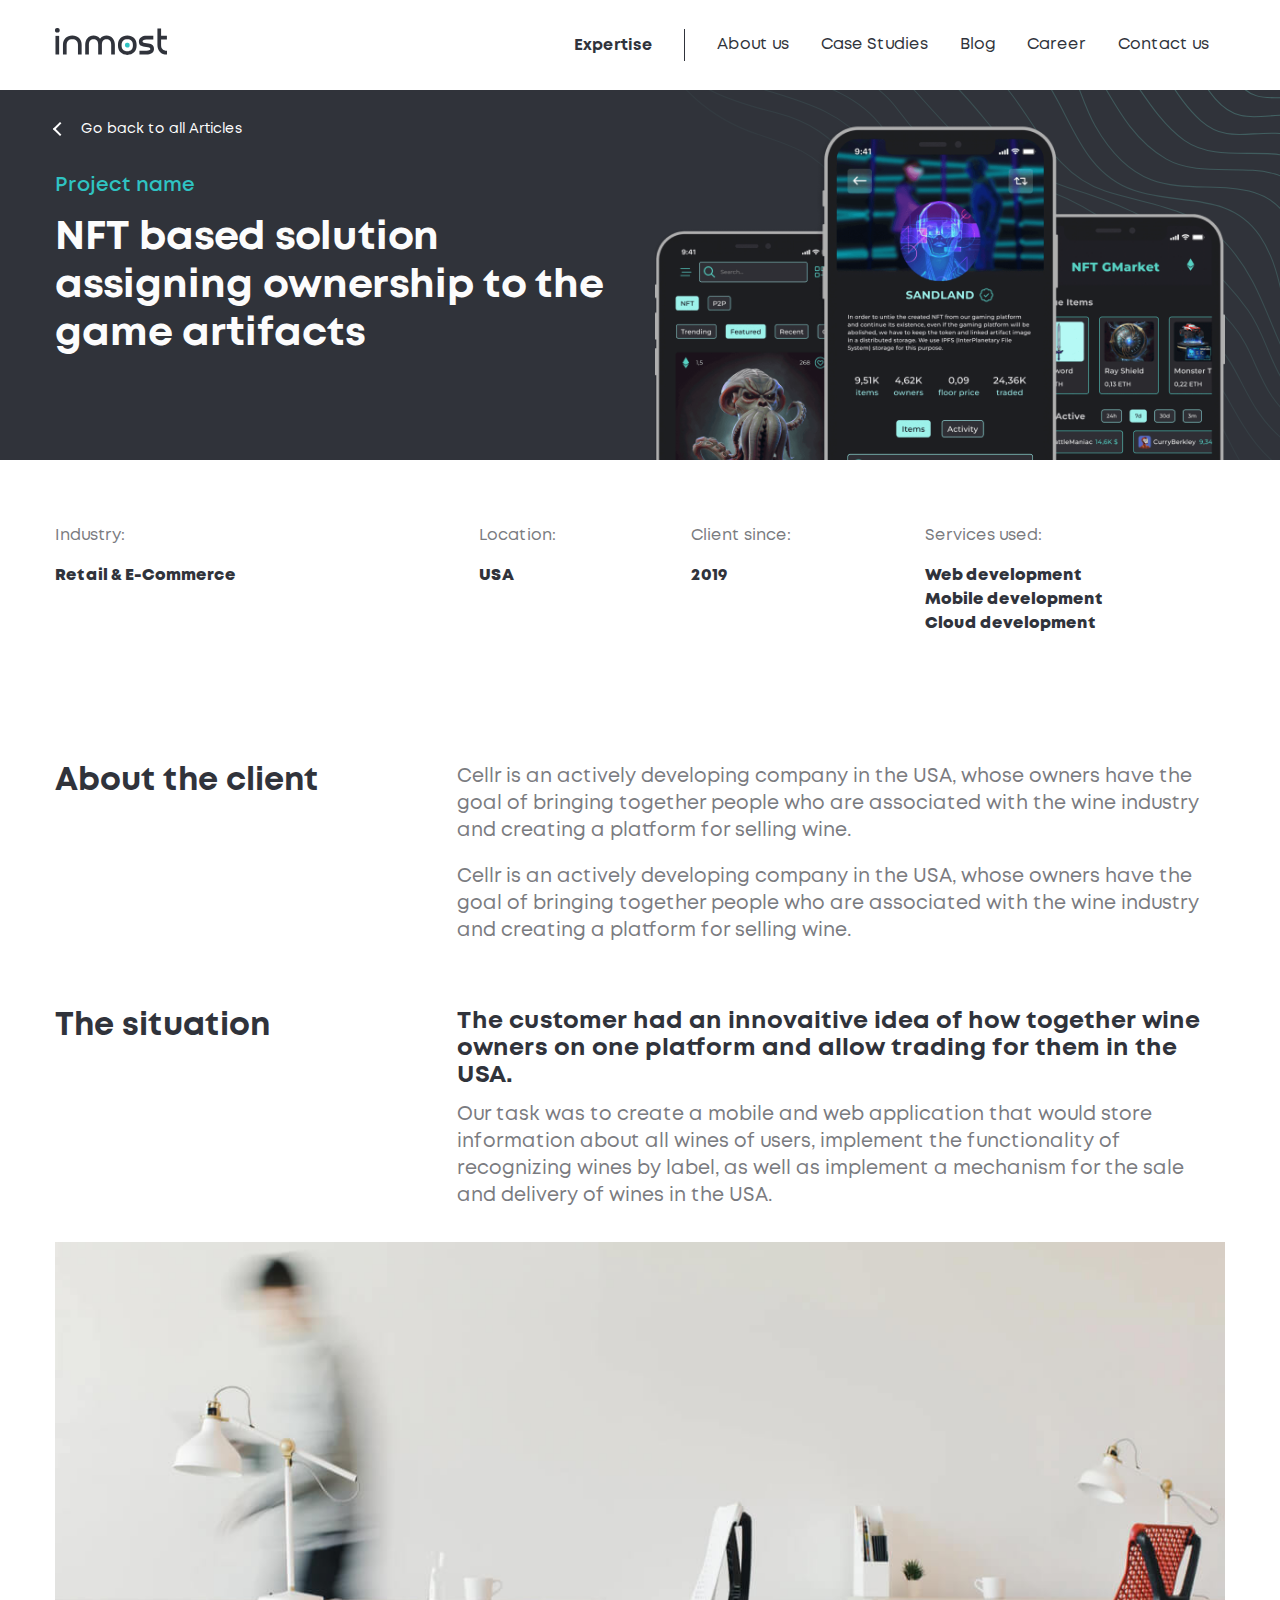
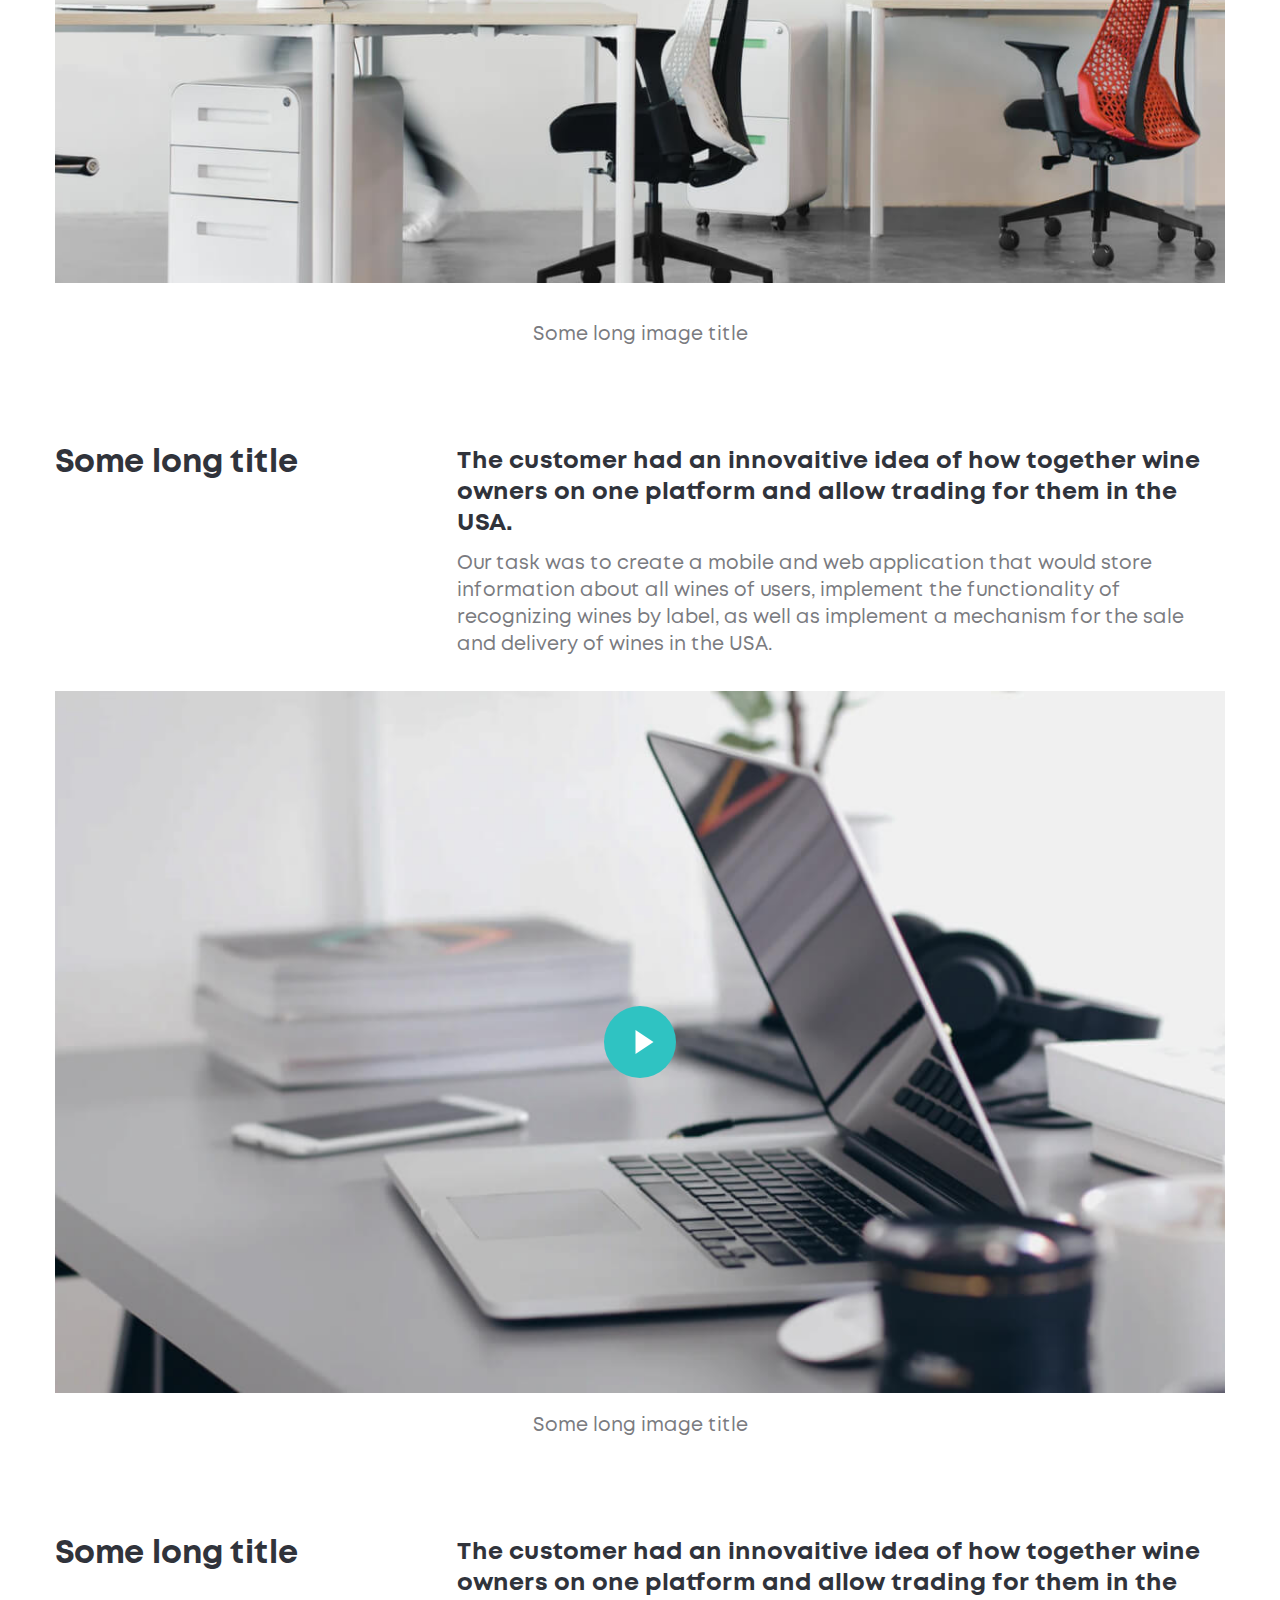
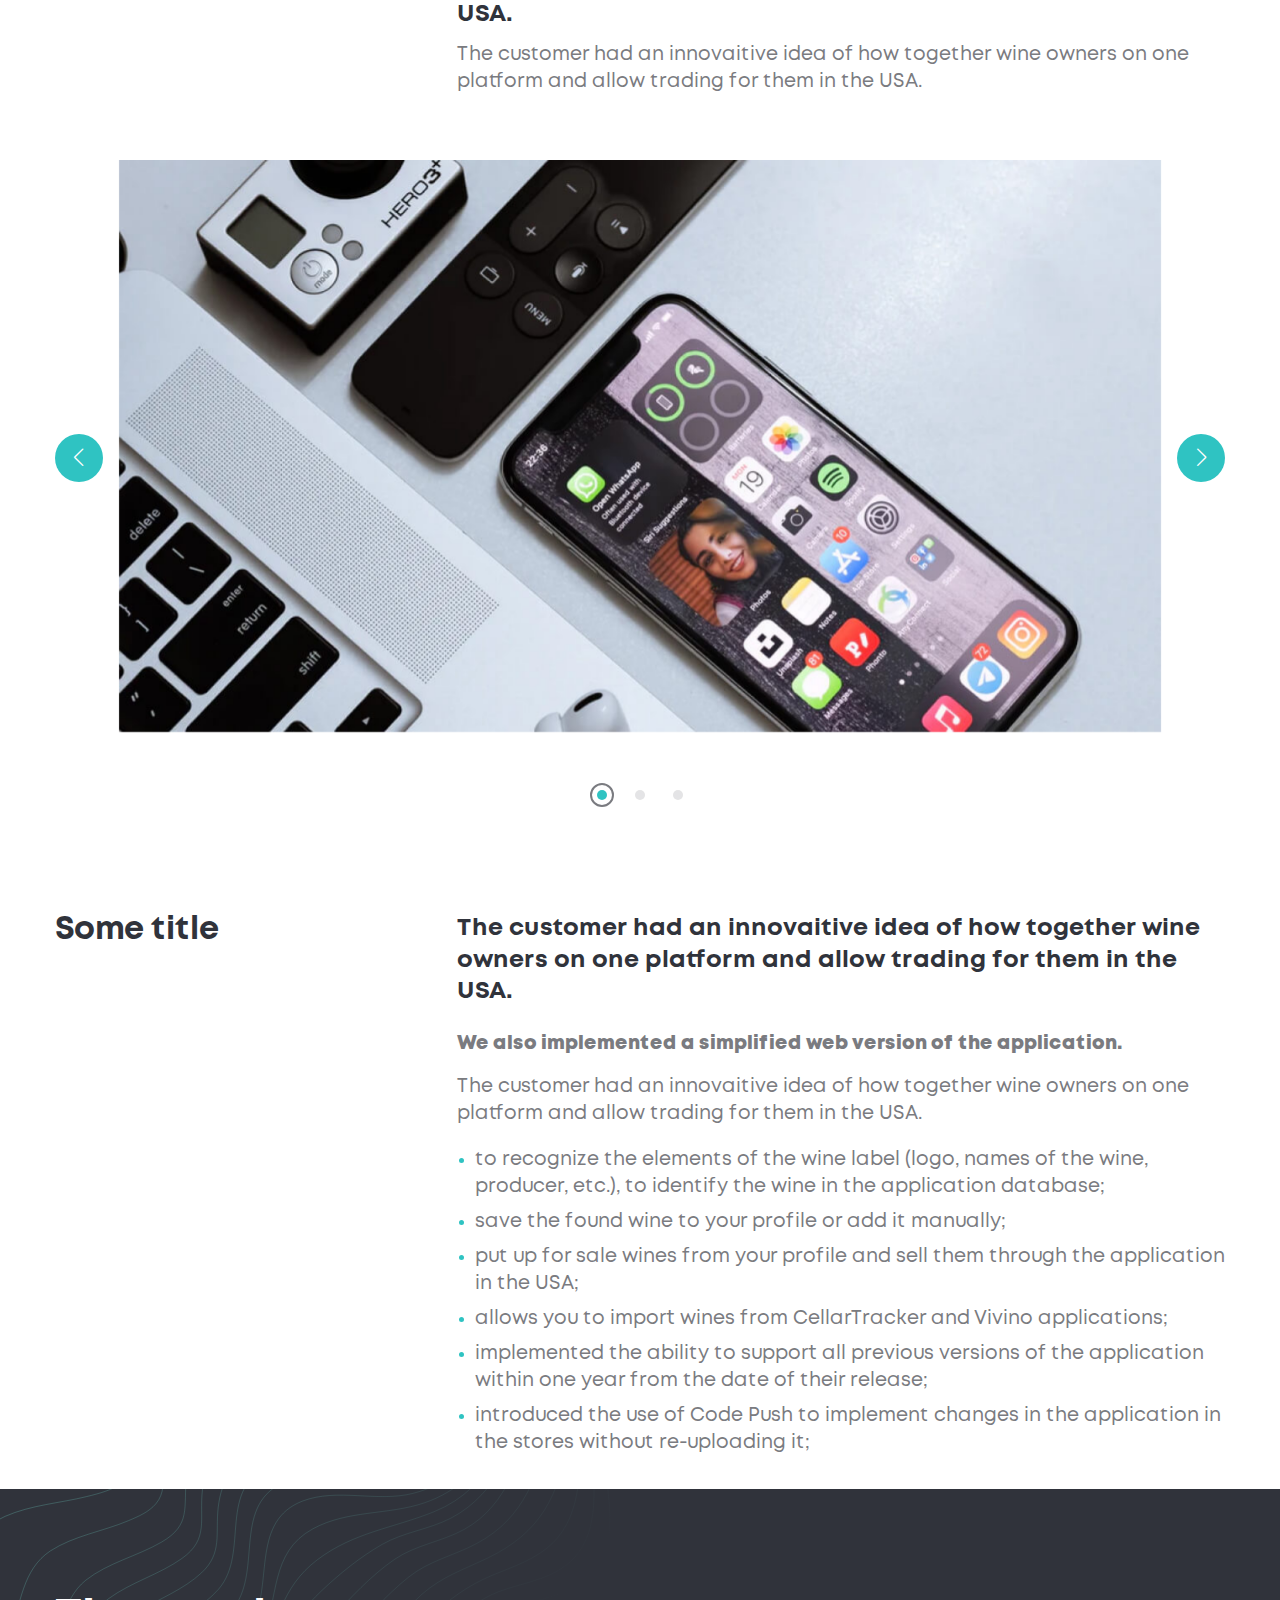
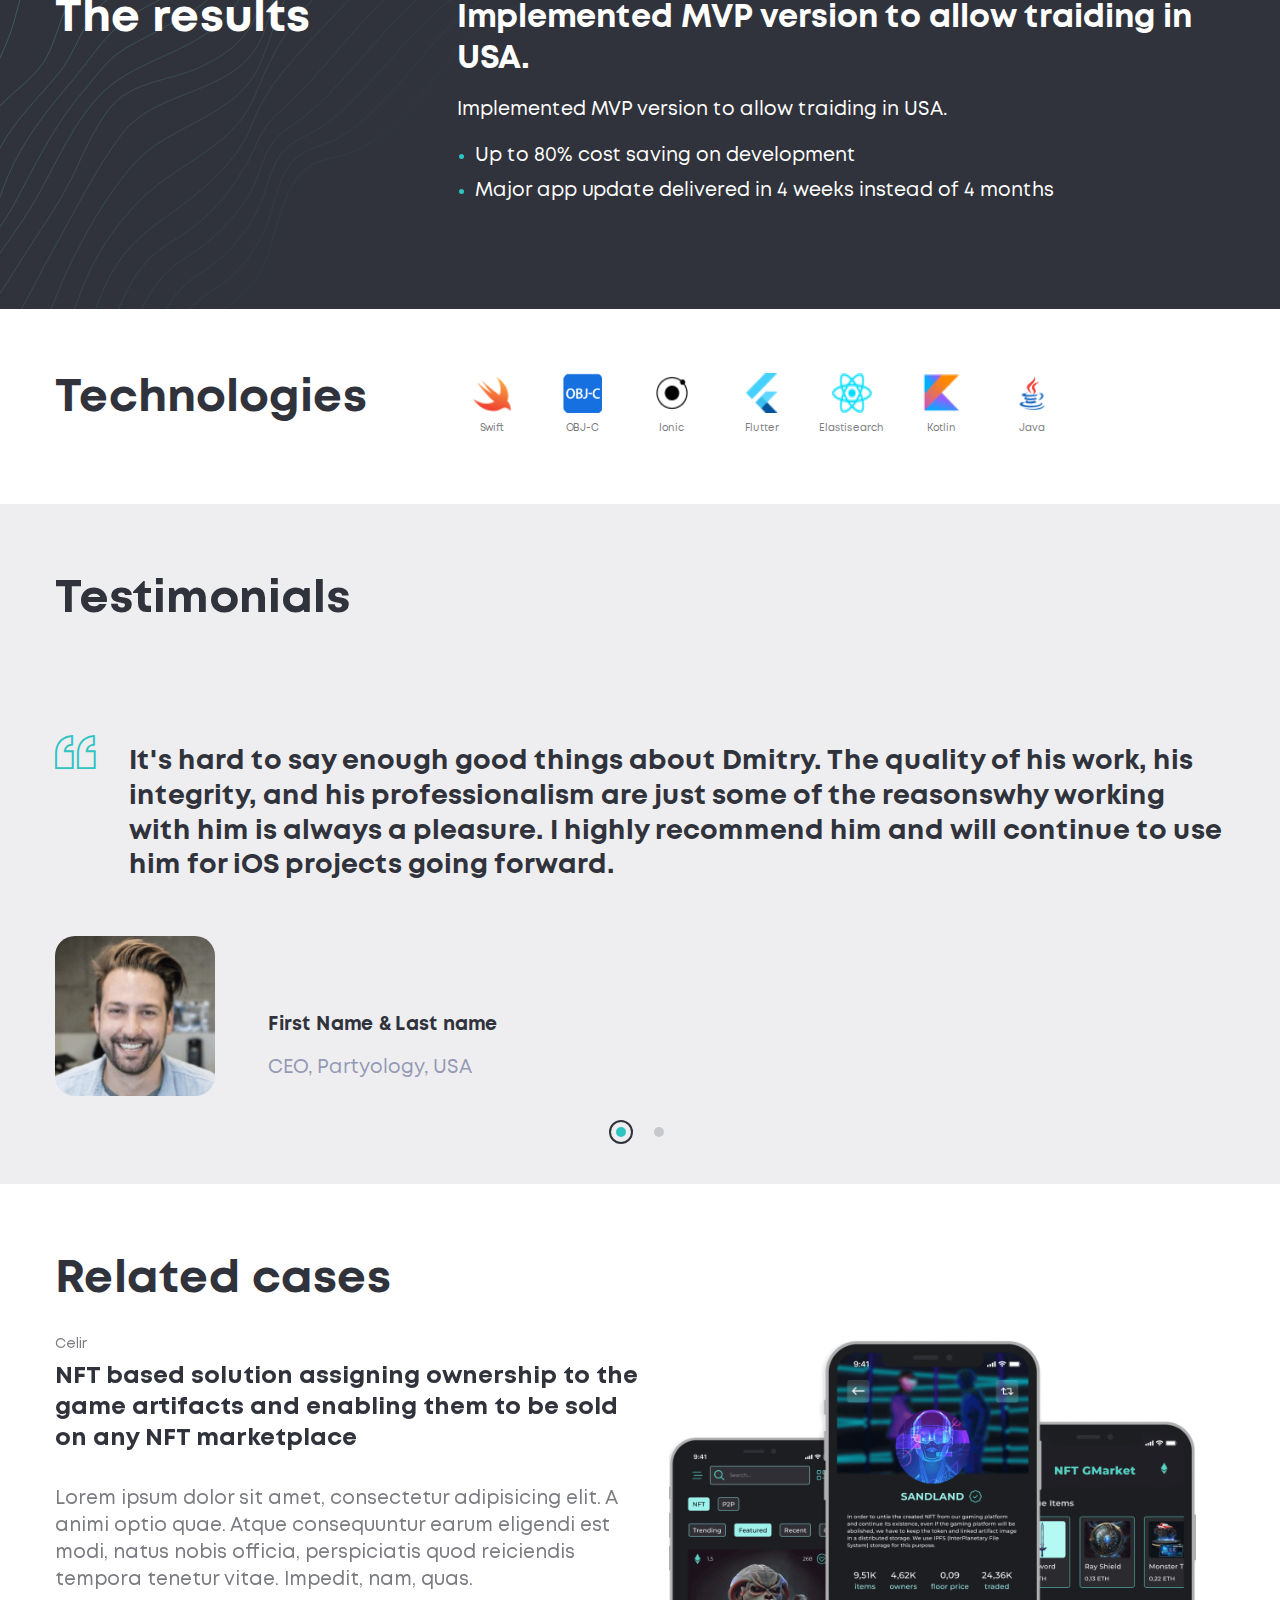
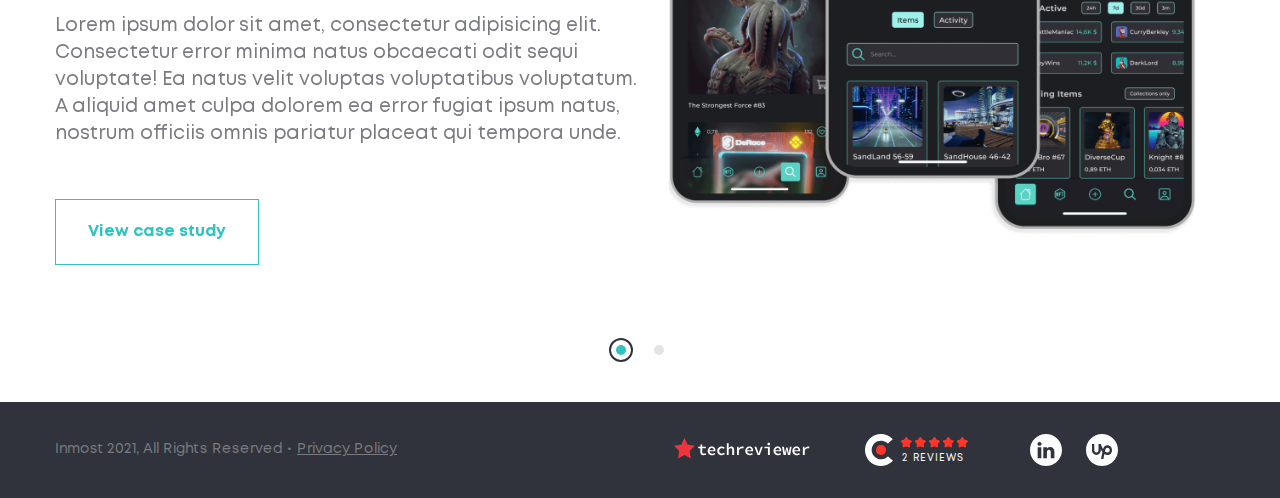
<file: case.html>
<!DOCTYPE html>
<html lang="en">
  <head>
    <meta charset="UTF-8">
    <meta http-equiv="X-UA-Compatible" content="IE=edge">
    <meta name="viewport" content="width=device-width, initial-scale=1.0">
    <link rel="shortcut icon" href="img/favicon.png" type="image/x-icon">
    <link rel="stylesheet" href="css/style.min.css">
    <title>Single page</title>
  </head>

  <body>
      <div id="wrapper"> <!-- start wrapper -->

  
  <header class="header header--white">
  <div class="container header__container">
    <a href="./" class="logo header__logo">
      <svg width="112" height="27" viewBox="0 0 112 27" fill="none" xmlns="http://www.w3.org/2000/svg">
        <path d="M4.14653 26.4991H0.476746V7.86426H4.14653V26.4991Z"/>
        <path d="M26.6417 26.4986H22.9719V16.8237C22.9719 15.0126 22.4476 13.6305 21.4468 12.6297C20.4936 11.6765 19.1114 11.1999 17.3004 11.1999C15.537 11.1999 14.1549 11.6765 13.154 12.6297C12.1531 13.6305 11.6289 15.0126 11.6289 16.8237V26.4986H7.95911V16.8237C7.95911 14.0118 8.81698 11.7718 10.5327 10.0084C12.2485 8.34029 14.4885 7.48242 17.3004 7.48242C20.1123 7.48242 22.3523 8.34029 24.068 10.0084C25.7838 11.7241 26.6417 14.0118 26.6417 16.8237V26.4986Z"/>
        <path d="M45.0385 10.6281C45.1815 10.4852 45.2768 10.2945 45.4198 10.1515C46.9449 8.38815 48.9942 7.53027 51.5202 7.53027C54.0938 7.53027 56.0955 8.38815 57.6206 10.1515C59.0981 11.8673 59.8606 14.1073 59.8606 16.8239V26.4988H56.1908V16.8239C56.1908 14.9652 55.7619 13.5354 54.8564 12.5345C54.0462 11.629 52.95 11.1524 51.5202 11.1524C50.0904 11.1524 48.9942 11.629 48.184 12.5345C47.3262 13.5354 46.8972 14.9652 46.8972 16.8239V26.4988H43.1798V16.8239C43.1798 14.9652 42.7508 13.5354 41.893 12.5345C41.0828 11.629 39.9866 11.1524 38.5568 11.1524C37.127 11.1524 36.0308 11.629 35.2206 12.5345C34.3151 13.5354 33.8862 14.9652 33.8862 16.8239V26.4988H30.2164V16.8239C30.2164 14.0596 30.9789 11.8196 32.4564 10.1515C33.9815 8.38815 36.0308 7.53027 38.5568 7.53027C41.0828 7.53027 43.1321 8.38815 44.6572 10.1515C44.8002 10.2945 44.9432 10.4375 45.0385 10.6281Z"/>
        <path d="M72.2514 11.2001C70.488 11.2001 69.1059 11.6767 68.105 12.6298C67.1042 13.6307 66.5799 15.1558 66.5799 17.1575C66.5799 19.1592 67.1042 20.6843 68.105 21.6852C69.1059 22.686 70.4404 23.1626 72.2514 23.1626C74.0625 23.1626 75.397 22.686 76.3978 21.6852C77.3987 20.6843 77.9229 19.1592 77.9229 17.1575C77.9229 15.1081 77.3987 13.6307 76.3978 12.6298C75.397 11.6767 74.0625 11.2001 72.2514 11.2001ZM65.5314 10.0562C67.2472 8.38815 69.4872 7.53027 72.2991 7.53027C75.111 7.53027 77.351 8.38815 79.0667 10.0562C80.7825 11.772 81.6404 14.155 81.6404 17.2052C81.6404 20.2554 80.7825 22.6384 79.0667 24.3541C77.351 26.0698 75.111 26.8801 72.2991 26.8801C69.4872 26.8801 67.2472 26.0222 65.5314 24.3541C63.8157 22.6384 62.9578 20.2554 62.9578 17.2052C62.9102 14.155 63.768 11.772 65.5314 10.0562Z"/>
        <path d="M98.3214 7.86426V11.534H91.4108C90.0286 11.534 88.9801 11.7723 88.2652 12.2489C87.7886 12.5826 87.5503 12.9638 87.5503 13.4404C87.5503 14.1077 87.9793 14.5366 88.8371 14.8226C89.3614 15.0132 90.2669 15.1562 91.6491 15.3468C94.0797 15.6328 95.7954 16.014 96.701 16.5383C98.2261 17.3962 98.9886 18.826 98.9886 20.923C98.9886 22.734 98.1784 24.1638 96.6057 25.2123C95.2712 26.0702 93.5554 26.4991 91.4584 26.4991H84.4525V22.8294H91.4584C92.8406 22.8294 93.8891 22.5911 94.604 22.1145C95.0806 21.7809 95.3189 21.3996 95.3189 20.923C95.3189 20.3034 94.8899 19.8268 94.032 19.4932C93.5078 19.3026 92.6023 19.1596 91.2201 18.9689C88.7895 18.683 87.0737 18.3017 86.1682 17.8251C84.6431 16.9672 83.8806 15.5374 83.8806 13.4404C83.8806 11.6294 84.6908 10.1996 86.2635 9.15107C87.598 8.29319 89.3137 7.86426 91.4108 7.86426H98.3214V7.86426Z"/>
        <path d="M106.09 11.5332V17.157C106.09 18.9681 106.615 20.3502 107.616 21.3034C108.569 22.3043 109.951 22.7809 111.714 22.7809H112.048V26.4506H111.714C108.902 26.4506 106.662 25.5928 104.994 23.877C103.279 22.1613 102.421 19.9213 102.421 17.1094V0.380859H106.09V7.86341H111.905V11.5332H106.09Z"/>
        <path d="M72.729 19.4929H71.8711C70.8226 19.4929 69.9647 18.635 69.9647 17.5865V16.7286C69.9647 15.6801 70.8226 14.8223 71.8711 14.8223H72.729C73.7775 14.8223 74.6354 15.6801 74.6354 16.7286V17.6342C74.6354 18.6827 73.7775 19.4929 72.729 19.4929Z" fill="#2FC3C2"/>
        <path d="M2.7166 4.62298H1.90638C0.857872 4.62298 0 3.76511 0 2.7166V1.90638C0 0.857872 0.857872 0 1.90638 0H2.76426C3.81277 0 4.67064 0.857872 4.67064 1.90638V2.76426C4.62298 3.76511 3.76511 4.62298 2.7166 4.62298Z"/>
      </svg>                
    </a>

    <div class="nav nav-drop header__nav">
      <div class="nav-drop__inner">
        <div class="nav-drop__content">
          <ul class="nav__list">
            <li class="submenu">
              <span class="submenu-title submenu__title">Expertise <i class="icon-arrow-down"></i></span>
              <div class="submenu__inner">
                <ul class="submenu-list">
                  <li><a href="expertise.html">IoT</a></li>
                  <li><a href="expertise.html">Blockchain</a></li>
                  <li><a href="expertise.html">Chatbots and voicebots</a></li>
                  <li><a href="expertise.html">Custom Web & Mobile Development</a></li>
                  <li><a href="expertise.html">Communication Platform</a></li>
                </ul>
              </div>  
            </li>
            <li><a href="about.html">About us</a></li>
            <li><a href="cases.html">Case Studies</a></li>
            <li><a href="blog.html">Blog</a></li>
            <li><a href="career.html">Career</a></li>
            <li><a href="contacts.html">Contact us</a></li>
          </ul>

          <a href="contact.html" class="btn header__btn">Contact Us</a>

          <ul class="header__social-list">
            <li>
              <a href="#" target="_blank">
                <svg width="32" height="32" viewBox="0 0 32 32">
                  <use xlink:href="#linkedin" />
                </svg>                                                                 
              </a>
            </li>
            <li>
              <a href="#" target="_blank">
                <svg width="32" height="32" viewBox="0 0 32 32">
                  <use xlink:href="#upwork" />
                </svg>                             
              </a>
            </li>
          </ul>
        </div>
      </div>
    </div>

    <button class="hamburger hamburger--spin header__hamburger hamburger-js">
      <span class="hamburger-box">
        <span class="hamburger-inner"></span>
      </span>
    </button>
    
  </div>
</header>
  
  <main class="case">
    
    <div class="main-banner main-banner--case">
      <div class="container main-banner__container">
        <div class="main-banner__content">
          <a href="cases.html" class="back-link main-banner__back">Go back to all Articles</a>
          <div class="main-banner__title">
            <div class="project-name">Project name</div>
            <h1 class="banner-title">NFT based solution assigning ownership to the game artifacts</h1>
          </div>
          <div class="main-banner__img">
            <img src="img/cellr-test.png" alt="Decrtipton image.">
          </div>
        </div>
      </div>
    </div>

    <div class="article-info">
      <div class="container article-info__container">
        <ul class="article-info__list case__info-list">
          <li>
            <dl class="info">
              <dt>Industry:</dt>
              <dd>Retail & E-Commerce</dd>
            </dl>
          </li>
          <li>
            <dl class="info">
              <dt>Location:</dt>
              <dd>
                USA
              </dd>
            </dl>
          </li>
          <li>
            <dl class="info">
              <dt>Client since:</dt>
              <dd>
                2019
              </dd>
            </dl>
          </li>
          <li>
            <dl class="info">
              <dt>Services used:</dt>
              <dd>
                Web development<br>
                Mobile development<br>
                Cloud development
              </dd>
            </dl>
          </li>
        </ul>
      </div>
    </div>

    <div class="container case__container">

      <section class="content-section">
        <div class="content-section__title">
          <h2 class="h4">About the client</h2>
        </div>
        <div class="content-section__content">
          <p>Cellr is an actively developing company in the USA, whose owners have the goal 
            of bringing together people who are associated with the wine industry and creating 
            a platform for selling wine.</p>
            <p>Cellr is an actively developing company in the USA, whose owners have the goal 
              of bringing together people who are associated with the wine industry and creating 
              a platform for selling wine.</p>
        </div>
      </section>

      <section class="content-section">
        <div class="content-section__title">
          <h2 class="h4">The situation</h2>
        </div>
        <div class="content-section__content">
          <h5>
            The customer had an innovaitive idea of how together wine owners on one platform and allow trading for them in the USA.
          </h5>
          <p>Our task was to create a mobile and web application that would store information about all wines of users, implement the functionality of recognizing wines by label, 
            as well as implement a mechanism for the sale and delivery of wines in the USA.</p>
        </div>
      </section>

      <!-- images -->
      <div class="article-section">
        <figure>
          <a href="#" data-lightgallery>
            <img src="img/case-img-content.jpg" alt="Description of imgage.">
          </a>
          <figcaption>Some long image title</figcaption>
        </figure>
      </div>

      <!-- case text -->
      <section class="content-section">
        <div class="content-section__title">
          <h2 class="h4">Some long title</h2>
        </div>
        <div class="content-section__content">
          <h3 class="h5">
            The customer had an innovaitive idea of how together wine owners on one platform and allow trading for them in the USA.
          </h3>
          <p>Our task was to create a mobile and web application that would store information about all wines of users, implement the functionality of recognizing wines by label, 
            as well as implement a mechanism for the sale and delivery of wines in the USA.</p>
        </div>
      </section>

      <!-- video -->
      <div class="article-section">
        <figure class="youtube-video">
          <div class="youtube-video__img">
            <div class="btn-play js-play-video youtube-video__play" data-url="https://www.youtube.com/watch?v=YLN1Argi7ik" data-popup-open="videoReview"></div>
            <div><img src="img/case-img-video.jpg" alt="Description of imgage." /></div>
          </div>
          <figcaption>Some long image title</figcaption>
        </figure>
      </div>

      <!-- case text -->
      <section class="content-section">
        <div class="content-section__title">
          <h2 class="h4">Some long title</h2>
        </div>
        <div class="content-section__content">
          <h4 class="h5">
            The customer had an innovaitive idea of how together wine owners on one platform and allow trading for them in the USA.
          </h4>
          <p>The customer had an innovaitive idea of how together wine owners on one platform and allow trading for them in the USA.</p>
        </div>
      </section>

      <!-- slider -->
      <div class="article-section">
        <div class="article-swiper">
          <div class="swiper js-article-swiper">
            <div class="swiper-wrapper">
              <div class="swiper-slide">
                <div class="article-swiper__img">
                  <img src="img/article-img-gallery.jpg" alt="Description images.">
                </div>
              </div>
              <div class="swiper-slide">
                <div class="article-swiper__img">
                  <img src="img/article-img-gallery.jpg" alt="Description images.">
                </div>
              </div>
              <div class="swiper-slide">
                <div class="article-swiper__img">
                  <img src="img/article-img-gallery.jpg" alt="Description images.">
                </div>
              </div>
            </div>        
            <div class="swiper-button-prev swiper-button-circle"></div>
            <div class="swiper-button-next swiper-button-circle"></div>
          </div>
          <div class="swiper-pagination"></div>        
        </div>
      </div>

      <!-- case text -->
      <section class="content-section">
        <div class="content-section__title">
          <h2 class="h4">Some title</h2>
        </div>
        <div class="content-section__content">
          <h3 class="h5">
            The customer had an innovaitive idea of how together wine owners on one platform and allow trading for them in the USA.
          </h3>
          <h4 class="content-subtitle">We also implemented a simplified web version of the application.</h4>
          <p>The customer had an innovaitive idea of how together wine owners on one platform and allow trading for them in the USA.</p>
          <ul>
            <li>to recognize the elements of the wine label (logo, names of the wine, producer, etc.), to identify the wine in the application database; </li>
            <li>save the found wine to your profile or add it manually; </li>
            <li>put up for sale wines from your profile and sell them through the application in the USA; </li>
            <li>allows you to import wines from CellarTracker and Vivino applications; </li>
            <li>implemented the ability to support all previous versions of the application within one year from the date of their release;</li>
            <li>introduced the use of Code Push to implement changes in the application in the stores without re-uploading it;</li>
          </ul>
        </div>
      </section>
    </div>

    <section class="case-result">
      <div class="container">
        <div class="content-section">
          <div class="content-section__title">
            <h2>The results</h2>
          </div>
          <div class="content-section__content case-result__content">
            <h4>Implemented MVP version to allow traiding in USA.</h4>
            <p>Implemented MVP version to allow traiding in USA.</p>
            <ul>
              <li>Up to 80% cost saving on development</li>
              <li>Major app update delivered in 4 weeks instead of 4 months</li>
            </ul>
          </div>
        </div>
      </div>
    </section>

    <section class="technologies">
      <div class="container">
        <div class="content-section">
          <div class="content-section__title">
            <h2>Technologies</h2>
          </div>
          <div class="content-section__content">
            <ul class="technologies-list">
              <li>
                <div class="technology">
                  <div class="technology__img">
                    <img src="img/image227.png" alt="Swift.">
                  </div>
                  <div class="technology__title">Swift</div>
                </div>
              </li>
              <li>
                <div class="technology">
                  <div class="technology__img">
                    <img src="img/image227-1.png" alt="OBJ-C.">
                  </div>
                  <div>OBJ-C</div>
                </div>
              </li>
              <li>
                <div class="technology">
                  <div class="technology__img">
                    <img src="img/image228.png" alt="Ionic.">
                  </div>
                  <div class="technology__title">Ionic</div>
                </div>
              </li>
              <li>
                <div class="technology">
                  <div class="technology__img">
                    <img src="img/image228-1.png" alt="Flutter.">
                  </div>
                  <div class="technology__title">Flutter</div>
                </div>
              </li>
              <li>
                <div class="technology">
                  <div class="technology__img">
                    <img src="img/BoardAsset.png" alt="Elastisearch.">
                  </div>
                  <div class="technology__title">Elastisearch</div>
                </div>
              </li>
              <li>
                <div class="technology">
                  <div class="technology__img">
                    <img src="img/image228-3.png" alt="Kotlin.">
                  </div>
                  <div class="technology__title">Kotlin</div>
                </div>
              </li>
              <li>
                <div class="technology">
                  <div class="technology__img">
                    <img src="img/image227-2.png" alt="Java.">
                  </div>
                  <div class="technology__title">Java</div>
                </div>
              </li>
            </ul>
          </div>
        </div>
      </div>
    </section>

    <section class="reviews">
  <div class="container reviews__container">
    <h2 class="reviews__title">Testimonials</h2>
  </div>

  <div class="reviews__swiper">
    <div class="swiper reviews-swiper js-reviews-swiper">
      <div class="swiper-wrapper">
        <div class="swiper-slide">
          
          <!-- text review -->
          <div class="review review--text reviews-swiper__review reviews-swiper__review--text">
            <div class="container review__container">
              <blockquote class="review__quote">It's hard to say enough good things about Dmitry. The quality of his work, his integrity, and his professionalism are just some of the reasonswhy working with him is always a pleasure. I highly recommend him and will continue to use him for iOS projects going forward.</blockquote>
              <div class="person-review review__des">
                <div class="person-review__img">
                  <img src="img/person-review.jpg" alt="First Name & Last name">
                </div>
                <div>
                  <div class="person-review__name">First Name & Last name</div>
                  <div class="person-review__des">CEO, Partyology, USA</div>
                </div>
              </div>
            </div>
          </div>
        </div>

        <div class="swiper-slide">
          <!-- video review -->
          <div class="review reviews-swiper__review" style="background-image: url('img/review-1-bg.jpg');">
            <div class="container review__container">
              <div class="btn-play js-play-video review__play-btn" data-url="https://www.youtube.com/watch?v=tOwjEOt1zYU" data-popup-open="videoReview"></div>
              <!--  <blockquote class="review__quote">I highly recommend Inmost and will continue to work with them for iOS projects.</blockquote> -->
              <div class="review__des">
                <div class="review__name">First Name & Last name</div>
                <p>Shemesh Health Solutions Pty Ltd, South Africa</p>
              </div>
            </div>
          </div>
        </div>
      </div>

      <div class="swiper-pagination"></div>
    
      <div class="swiper-button-prev"></div>
      <div class="swiper-button-next"></div>
    </div>
  </div>  
</section>

    <section class="related-case">
  <div class="container">
    <h2>Related cases</h2>

    <div class="related-case-swiper">
      <div class="swiper js-related-case-swiper">
        <div class="swiper-wrapper">
          <div class="swiper-slide">
            <div class="related-case-item">
              <div class="related-case-item__content">
                <div class="title-card related-case-item__title-card">
                  <header class="title-card__header">
                    <span>Celir</span>
                  </header>
                  <div class="title-card__title">NFT based solution assigning ownership to the game artifacts and enabling them to be sold on any NFT marketplace</div>
                  <ul class="tag-list">
                    <li>Retail</li>
                    <li>E-Commerce</li>
                  </ul>
                </div>
                <div class="related-case-item__text">
                  <div class="text-more">
                    <div class="text-more__container">
                      <p>Lorem ipsum dolor sit amet, consectetur adipisicing elit. A animi optio quae. Atque consequuntur earum eligendi est modi, natus nobis officia, perspiciatis quod reiciendis tempora tenetur vitae. Impedit, nam, quas.</p>
                      <p>Lorem ipsum dolor sit amet, consectetur adipisicing elit. Consectetur error minima natus obcaecati odit sequi voluptate! Ea natus velit voluptas voluptatibus voluptatum. A aliquid amet culpa dolorem ea error fugiat ipsum natus, nostrum officiis omnis pariatur placeat qui tempora unde.</p>
                    </div>
                    <a href="#" class="text-more__btn" data-text-less="Hide">More</a>
                  </div>
                </div>
                <a href="case.html" class="btn btn--transparent related-case-item__btn">View case study</a>
              </div>
              <div class="related-case-item__img">
                <img src="img/cellr-test.png" alt="Screen aplications.">
              </div>
            </div>
          </div>
          <div class="swiper-slide">
            <div class="related-case-item">
              <div class="related-case-item__content">
                <div class="title-card related-case-item__title-card">
                  <header class="title-card__header">
                    <span>Celir</span>
                  </header>
                  <div class="title-card__title">Lorem ipsum dolor sit amet, consectetur adipisicing elit. Atque?</div>
                  <ul class="tag-list">
                    <li>Retail</li>
                    <li>E-Commerce</li>
                  </ul>
                </div>
                <div class="related-case-item__text">
                  <div class="text-more">
                    <div class="text-more__container">
                      <p>One of the most popular requests from our clients is a request to develop a bot for an electronic store. Our bots are able to maintain a dialogue with the client, which allows them to understand what the client needs and quickly find a product among the catalog, which includes tens of thousands of items. This is especially valuable when the client is not looking for the right thing among the main categories of goods, such as gadgets, but among what is called accessories. For example, for laptops there is a huge nomenclature of various small items, which may be divided into sections differently in different online stores, and searching for a particular accessory in a store may not be the easiest task without the help of a bot.</p>
                    </div>
                    <a href="#" class="text-more__btn" data-text-less="Hide">More</a>
                  </div>
                </div>
                <a href="case.html" class="btn btn--transparent related-case-item__btn">View case study</a>
              </div>
              <div class="related-case-item__img">
                <img src="img/case-2.png" alt="mobile phone.">
              </div>
            </div>
          </div>
        </div>

        <div class="swiper-pagination"></div>
      </div>

      <div class="related-case-swiper__action">
        <div class="swiper-button-prev"></div>
        <div class="swiper-button-next"></div>
      </div>
    </div>

  </div>
</section>

  </main>
  
    <footer class="footer">
    <div class="container footer__container">
      <div class="footer__links links-footer">
        <div class="links-footer__item">
          <a href="/" target="_blank" class="clutch-logo">
            <img src="img/clutch.svg" alt="Clutch logo.">
            <span class="clutch-logo__text">2 reviews</span>
          </a>
        </div>
        <div class="links-footer__item">
          <a href="#" target="_blank" class="techeviewer-logo">
            <img src="img/techeviewer.svg" alt="techeviewer logo.">
          </a>
        </div>
        <ul class="links-footer__item social-list">
          <li>
            <a href="#" target="_blank">
              <svg width="32" height="32" viewBox="0 0 32 32">
                <use xlink:href="#linkedin" />
              </svg>                 
            </a>
          </li>
          <li>
            <a href="#" target="_blank">
              <svg width="32" height="32" viewBox="0 0 32 32">
                <use xlink:href="#upwork" />
              </svg>              
            </a>
          </li>
        </ul>
      </div>
      <div class="footer__copy copyright">
        Inmost 2021, All Rights Reserved
        <span class="privat-policy-link"><a href="privacy-policy.html">Privacy Policy</a></span>
      </div>

    </div>
  </footer>


  <div class="page-start-btn" role="button"></div>

  <div class="popup" id="videoReview">
  <div class="popup__container">
    <div class="popup__close popup-close"><i class="icon-close"></i></div>
    <div class="popup__load">
      <img src="img/load.svg" alt="loading.">
    </div>
    <div class="popup-content">
      
    </div>
  </div>
</div>


  <svg display="none" width="0" height="0" version="1.1" xmlns="http://www.w3.org/2000/svg" xmlns:xlink="http://www.w3.org/1999/xlink">
    <defs>
      <symbol id="linkedin" width="32" height="32" viewBox="0 0 32 32">
        <path fill-rule="evenodd" clip-rule="evenodd" d="M16 0C7.16344 0 0 7.16344 0 16C0 24.8366 7.16344 32 16 32C24.8366 32 32 24.8366 32 16C32 7.16344 24.8366 0 16 0ZM9.49108 11.7649C10.7554 11.7649 11.5428 10.9279 11.5428 9.8818C11.5193 8.8136 10.7554 8 9.51498 8C8.27456 8 7.46362 8.8136 7.46362 9.8818C7.46362 10.9279 8.2506 11.7649 9.46791 11.7649H9.49108ZM11.303 24.1464V13.2519H7.6771V24.1464H11.303ZM24.3821 17.8998L24.3819 24.1464H20.7561V18.3178C20.7561 16.8538 20.2314 15.8548 18.9188 15.8548C17.9171 15.8548 17.3204 16.5283 17.0583 17.1788C16.9625 17.4119 16.9389 17.7367 16.9389 18.0623V24.1467H13.3125C13.3125 24.1467 13.3603 14.2745 13.3125 13.2522H16.9389V14.7953C17.4202 14.0535 18.2821 12.9961 20.2072 12.9961C22.5933 12.9961 24.3821 14.5535 24.3821 17.8998Z"/>
      </symbol>  
      <symbol id="upwork" width="32" height="32" viewBox="0 0 32 32">
        <path fill-rule="evenodd" clip-rule="evenodd" d="M16 32C24.8366 32 32 24.8366 32 16C32 7.16344 24.8366 0 16 0C7.16344 0 0 7.16344 0 16C0 24.8366 7.16344 32 16 32ZM18.9058 17.4392C19.6883 18.1091 20.5492 18.5208 21.4675 18.5208C22.0646 18.5201 22.6371 18.269 23.0595 17.8225C23.4819 17.376 23.7197 16.7706 23.7208 16.1389C23.7204 15.5071 23.4829 14.9013 23.0606 14.4546C22.6383 14.0078 22.0656 13.7566 21.4683 13.7562C19.81 13.7562 19.275 15.4461 19.1025 16.4536L19.0958 16.4907L18.9058 17.4392ZM17.0425 15.1939C17.7092 12.7988 19.3517 11.3452 21.4675 11.3452C23.9675 11.3452 26 13.4952 26 16.1398C26 18.7826 23.9675 20.9441 21.4675 20.9441C20.3 20.9441 19.2817 20.5651 18.3958 19.9665L17.385 25H15.0542L16.4483 18.0598C15.7883 17.1853 15.2442 16.1962 14.8033 15.2204V16.2694C14.8033 18.8382 12.8283 20.9441 10.4008 20.9441C7.975 20.9441 6 18.8382 6 16.2694V10H8.28V16.2694C8.28044 16.8645 8.50395 17.4351 8.90151 17.8562C9.29908 18.2772 9.83826 18.5143 10.4008 18.5155C10.9636 18.5146 11.5031 18.2776 11.901 17.8566C12.2989 17.4355 12.5227 16.8647 12.5233 16.2694V10H14.8033C15.2525 11.6361 16.0258 13.5772 17.0425 15.1939Z"/>
      </symbol> 
    </defs>
  </svg>  

</div> <!-- end wrapper -->

<script src="js/main.min.js"></script>

</body>
</html>
</file>
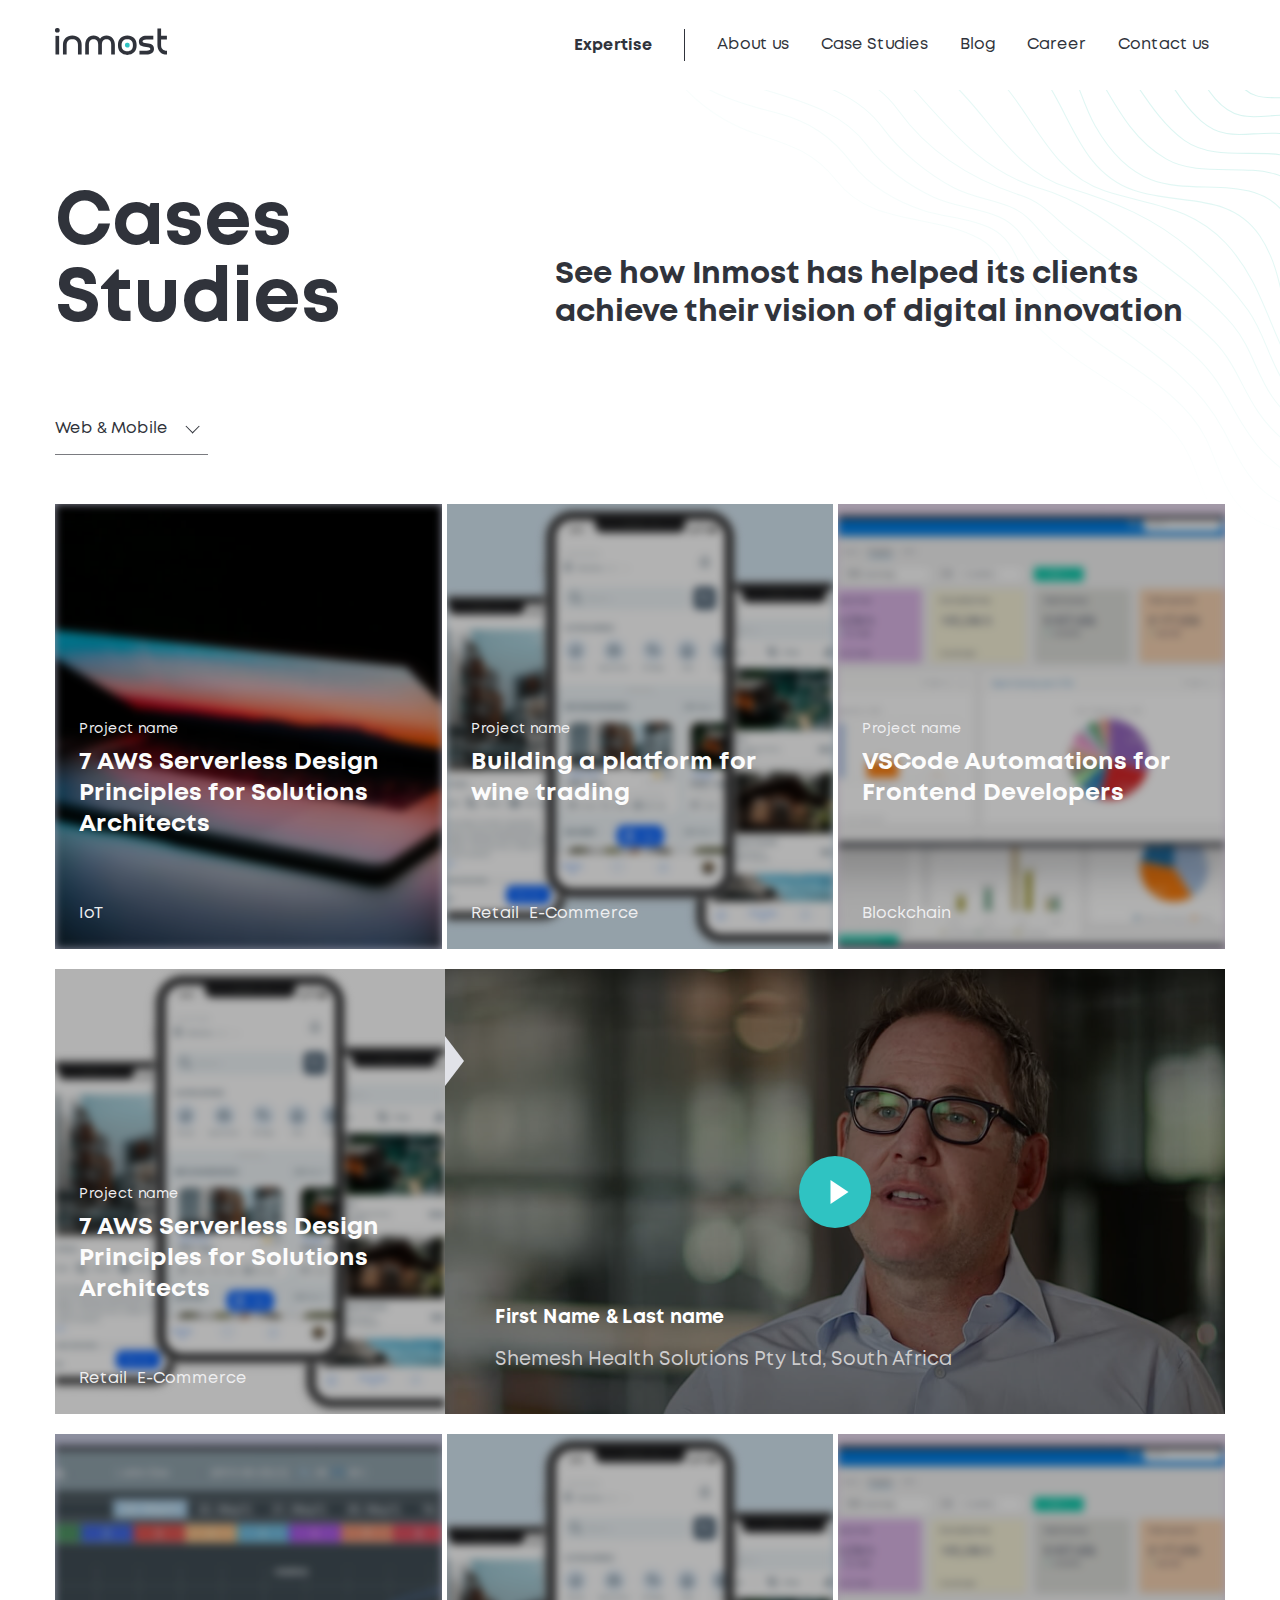
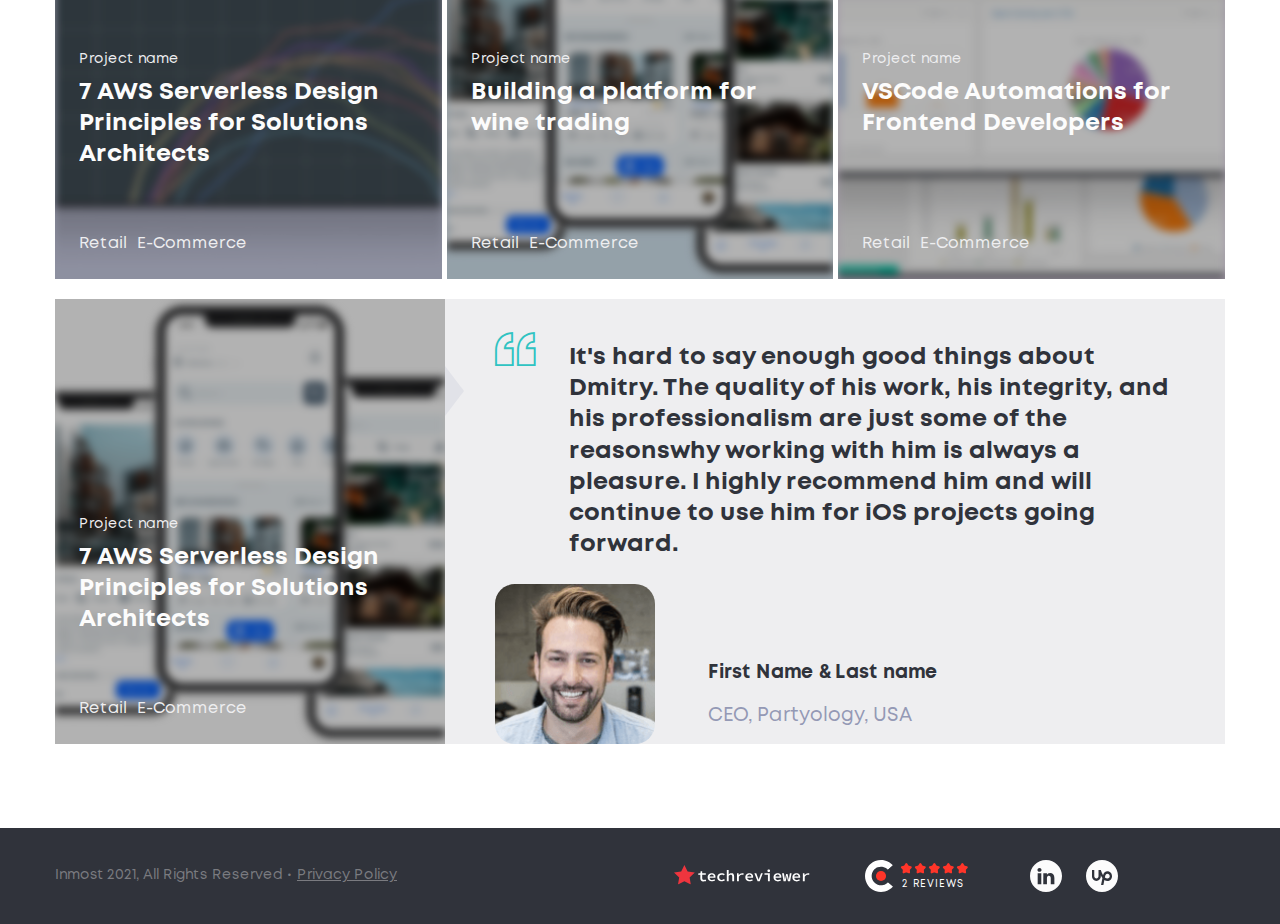
<file: cases.html>
<!DOCTYPE html>
<html lang="en">
  <head>
    <meta charset="UTF-8">
    <meta http-equiv="X-UA-Compatible" content="IE=edge">
    <meta name="viewport" content="width=device-width, initial-scale=1.0">
    <link rel="shortcut icon" href="img/favicon.png" type="image/x-icon">
    <link rel="stylesheet" href="css/style.min.css">
    <title>Cases Studies</title>
  </head>

  <body>
      <div id="wrapper"> <!-- start wrapper -->


<header class="header header--fill">
  <div class="container header__container">
    <a href="./" class="logo header__logo">
      <svg width="112" height="27" viewBox="0 0 112 27" fill="none" xmlns="http://www.w3.org/2000/svg">
        <path d="M4.14653 26.4991H0.476746V7.86426H4.14653V26.4991Z"/>
        <path d="M26.6417 26.4986H22.9719V16.8237C22.9719 15.0126 22.4476 13.6305 21.4468 12.6297C20.4936 11.6765 19.1114 11.1999 17.3004 11.1999C15.537 11.1999 14.1549 11.6765 13.154 12.6297C12.1531 13.6305 11.6289 15.0126 11.6289 16.8237V26.4986H7.95911V16.8237C7.95911 14.0118 8.81698 11.7718 10.5327 10.0084C12.2485 8.34029 14.4885 7.48242 17.3004 7.48242C20.1123 7.48242 22.3523 8.34029 24.068 10.0084C25.7838 11.7241 26.6417 14.0118 26.6417 16.8237V26.4986Z"/>
        <path d="M45.0385 10.6281C45.1815 10.4852 45.2768 10.2945 45.4198 10.1515C46.9449 8.38815 48.9942 7.53027 51.5202 7.53027C54.0938 7.53027 56.0955 8.38815 57.6206 10.1515C59.0981 11.8673 59.8606 14.1073 59.8606 16.8239V26.4988H56.1908V16.8239C56.1908 14.9652 55.7619 13.5354 54.8564 12.5345C54.0462 11.629 52.95 11.1524 51.5202 11.1524C50.0904 11.1524 48.9942 11.629 48.184 12.5345C47.3262 13.5354 46.8972 14.9652 46.8972 16.8239V26.4988H43.1798V16.8239C43.1798 14.9652 42.7508 13.5354 41.893 12.5345C41.0828 11.629 39.9866 11.1524 38.5568 11.1524C37.127 11.1524 36.0308 11.629 35.2206 12.5345C34.3151 13.5354 33.8862 14.9652 33.8862 16.8239V26.4988H30.2164V16.8239C30.2164 14.0596 30.9789 11.8196 32.4564 10.1515C33.9815 8.38815 36.0308 7.53027 38.5568 7.53027C41.0828 7.53027 43.1321 8.38815 44.6572 10.1515C44.8002 10.2945 44.9432 10.4375 45.0385 10.6281Z"/>
        <path d="M72.2514 11.2001C70.488 11.2001 69.1059 11.6767 68.105 12.6298C67.1042 13.6307 66.5799 15.1558 66.5799 17.1575C66.5799 19.1592 67.1042 20.6843 68.105 21.6852C69.1059 22.686 70.4404 23.1626 72.2514 23.1626C74.0625 23.1626 75.397 22.686 76.3978 21.6852C77.3987 20.6843 77.9229 19.1592 77.9229 17.1575C77.9229 15.1081 77.3987 13.6307 76.3978 12.6298C75.397 11.6767 74.0625 11.2001 72.2514 11.2001ZM65.5314 10.0562C67.2472 8.38815 69.4872 7.53027 72.2991 7.53027C75.111 7.53027 77.351 8.38815 79.0667 10.0562C80.7825 11.772 81.6404 14.155 81.6404 17.2052C81.6404 20.2554 80.7825 22.6384 79.0667 24.3541C77.351 26.0698 75.111 26.8801 72.2991 26.8801C69.4872 26.8801 67.2472 26.0222 65.5314 24.3541C63.8157 22.6384 62.9578 20.2554 62.9578 17.2052C62.9102 14.155 63.768 11.772 65.5314 10.0562Z"/>
        <path d="M98.3214 7.86426V11.534H91.4108C90.0286 11.534 88.9801 11.7723 88.2652 12.2489C87.7886 12.5826 87.5503 12.9638 87.5503 13.4404C87.5503 14.1077 87.9793 14.5366 88.8371 14.8226C89.3614 15.0132 90.2669 15.1562 91.6491 15.3468C94.0797 15.6328 95.7954 16.014 96.701 16.5383C98.2261 17.3962 98.9886 18.826 98.9886 20.923C98.9886 22.734 98.1784 24.1638 96.6057 25.2123C95.2712 26.0702 93.5554 26.4991 91.4584 26.4991H84.4525V22.8294H91.4584C92.8406 22.8294 93.8891 22.5911 94.604 22.1145C95.0806 21.7809 95.3189 21.3996 95.3189 20.923C95.3189 20.3034 94.8899 19.8268 94.032 19.4932C93.5078 19.3026 92.6023 19.1596 91.2201 18.9689C88.7895 18.683 87.0737 18.3017 86.1682 17.8251C84.6431 16.9672 83.8806 15.5374 83.8806 13.4404C83.8806 11.6294 84.6908 10.1996 86.2635 9.15107C87.598 8.29319 89.3137 7.86426 91.4108 7.86426H98.3214V7.86426Z"/>
        <path d="M106.09 11.5332V17.157C106.09 18.9681 106.615 20.3502 107.616 21.3034C108.569 22.3043 109.951 22.7809 111.714 22.7809H112.048V26.4506H111.714C108.902 26.4506 106.662 25.5928 104.994 23.877C103.279 22.1613 102.421 19.9213 102.421 17.1094V0.380859H106.09V7.86341H111.905V11.5332H106.09Z"/>
        <path d="M72.729 19.4929H71.8711C70.8226 19.4929 69.9647 18.635 69.9647 17.5865V16.7286C69.9647 15.6801 70.8226 14.8223 71.8711 14.8223H72.729C73.7775 14.8223 74.6354 15.6801 74.6354 16.7286V17.6342C74.6354 18.6827 73.7775 19.4929 72.729 19.4929Z" fill="#2FC3C2"/>
        <path d="M2.7166 4.62298H1.90638C0.857872 4.62298 0 3.76511 0 2.7166V1.90638C0 0.857872 0.857872 0 1.90638 0H2.76426C3.81277 0 4.67064 0.857872 4.67064 1.90638V2.76426C4.62298 3.76511 3.76511 4.62298 2.7166 4.62298Z"/>
      </svg>                
    </a>

    <div class="nav nav-drop header__nav">
      <div class="nav-drop__inner">
        <div class="nav-drop__content">
          <ul class="nav__list">
            <li class="submenu">
              <span class="submenu-title submenu__title">Expertise <i class="icon-arrow-down"></i></span>
              <div class="submenu__inner">
                <ul class="submenu-list">
                  <li><a href="expertise.html">IoT</a></li>
                  <li><a href="expertise.html">Blockchain</a></li>
                  <li><a href="expertise.html">Chatbots and voicebots</a></li>
                  <li><a href="expertise.html">Custom Web & Mobile Development</a></li>
                  <li><a href="expertise.html">Communication Platform</a></li>
                </ul>
              </div>  
            </li>
            <li><a href="about.html">About us</a></li>
            <li><a href="cases.html">Case Studies</a></li>
            <li><a href="blog.html">Blog</a></li>
            <li><a href="career.html">Career</a></li>
            <li><a href="contacts.html">Contact us</a></li>
          </ul>

          <a href="contact.html" class="btn header__btn">Contact Us</a>

          <ul class="header__social-list">
            <li>
              <a href="#" target="_blank">
                <svg width="32" height="32" viewBox="0 0 32 32">
                  <use xlink:href="#linkedin" />
                </svg>                                                                 
              </a>
            </li>
            <li>
              <a href="#" target="_blank">
                <svg width="32" height="32" viewBox="0 0 32 32">
                  <use xlink:href="#upwork" />
                </svg>                             
              </a>
            </li>
          </ul>
        </div>
      </div>
    </div>

    <button class="hamburger hamburger--spin header__hamburger hamburger-js">
      <span class="hamburger-box">
        <span class="hamburger-inner"></span>
      </span>
    </button>
    
  </div>
</header>

<main class="cases">
	<div class="main-banner main-banner--simple">
		<div class="container main-banner__container">
      <div class="main-banner__content">
        <div class="main-banner__title">
          <h1 class="banner-title">Cases Studies</h1>
        </div>
			  <div class="main-banner__des">See how Inmost has helped its clients achieve their vision of digital innovation</div>
      </div>
		</div>
	</div>

  <div class="container cases__content">
    
    <div class="article-filter blog__filter">
      <label class="article-filter__label"></label>

      <select name="sort-blog-2" id="sort"> 
        <option value="0">Web & Mobile</option>
        <option value="1">IoT</option>
        <option value="2">Blockchain</option>
        <option value="3">Chatbot</option>
        <option value="4">Custom Web & Mobile Development</option>
        <option value="5">Communication Platform</option>
      </select>
    </div>

    <ul class="case-list">
      <li class="case-list__item">
        <a href="case.html">
          <article class="article-card article-card--case" style="background-image: url('img//blog-article-1.jpg'); background-color: #CBCEE5;">
            <div class="title-card article-card__inner">
              <header class="title-card__header article-card__header">
                <span>Project name</span>
              </header>
              <h2 class="title-card__title article-card__title">7 AWS Serverless Design Principles for Solutions Architects</h2>
              
              <ul class="tag-list">
                <li>IoT</li>
              </ul>
            </div>
          </article>
        </a>
      </li>
      <li class="case-list__item">
        <a href="case.html">
          <article class="article-card article-card--case" style="background-image: url('img/case-2.png'); background-color: #D5E7F3;">
            <div class="title-card article-card__inner">
              <header class="title-card__header article-card__header">
                <span>Project name</span>
              </header>
              <h2 class="title-card__title article-card__title">Building a platform for wine trading</h2>
              
              <ul class="tag-list">
                <li>Retail</li>
                <li>E-Commerce</li>
              </ul>
            </div>
          </article>
        </a>
      </li>
      <li class="case-list__item">
        <a href="case.html">
          <article class="article-card article-card--case" style="background-image: url('img/case-3.png'); background-color: #EADCF1;">
            <div class="title-card article-card__inner">
              <header class="title-card__header article-card__header">
                <span>Project name</span>
              </header>
              <h2 class="title-card__title article-card__title">VSCode Automations for Frontend Developers</h2>
              
              <ul class="tag-list">
                <li>Blockchain</li>
              </ul>
            </div>
          </article>
        </a>
      </li>

      <li class="case-list__item case-list__item--review">
        <a href="case.html">
          <article class="article-review">
            <div class="article-review__card article-card article-card--case" style="background-image: url('img/case-2.png');">
              <div class="title-card article-card__inner">
                <header class="title-card__header article-card__header">
                  <span>Project name</span>
                </header>
                <h2 class="title-card__title article-card__title">7 AWS Serverless Design Principles for Solutions Architects</h2>
                
                <ul class="tag-list">
                  <li>Retail</li>
                  <li>E-Commerce</li>
                </ul>
              </div>
            </div>

            <div class="article-review__review review" style="background-image: url('img/review-1-bg.jpg');">
              <div class="btn-play js-play-video review__play-btn" data-url="https://www.youtube.com/watch?v=t2zsJDOF3Hs" data-popup-open="videoReview"></div>
            
              <div class="review__des">
                <div class="review__name">First Name &amp; Last name</div>
                <p>Shemesh Health Solutions Pty Ltd, South Africa</p>
              </div>
            </div>
          </article>
        </a>
      </li>

      <li class="case-list__item">
        <a href="case.html">
          <article class="article-card article-card--case" style="background-image: url('img/case-1.png'); background-color: #CBCEE5;">
            <div class="title-card article-card__inner">
              <header class="title-card__header article-card__header">
                <span>Project name</span>
              </header>
              <h2 class="title-card__title article-card__title">7 AWS Serverless Design Principles for Solutions Architects</h2>
              
              <ul class="tag-list">
                <li>Retail</li>
                <li>E-Commerce</li>
              </ul>
            </div>
          </article>
        </a>
      </li>
      <li class="case-list__item">
        <a href="case.html">
          <article class="article-card article-card--case" style="background-image: url('img/case-2.png'); background-color: #D5E7F3;">
            <div class="title-card article-card__inner">
              <header class="title-card__header article-card__header">
                <span>Project name</span>
              </header>
              <h2 class="title-card__title article-card__title">Building a platform for wine trading</h2>
              
              <ul class="tag-list">
                <li>Retail</li>
                <li>E-Commerce</li>
              </ul>
            </div>
          </article>
        </a>
      </li>
      <li class="case-list__item">
        <a href="case.html">
          <article class="article-card article-card--case" style="background-image: url('img/case-3.png'); background-color: #EADCF1;">
            <div class="title-card article-card__inner">
              <header class="title-card__header article-card__header">
                <span>Project name</span>
              </header>
              <h2 class="title-card__title article-card__title">VSCode Automations for Frontend Developers</h2>
              
              <ul class="tag-list">
                <li>Retail</li>
                <li>E-Commerce</li>
              </ul>
            </div>
          </article>
        </a>
      </li>

      <li class="case-list__item case-list__item--review">
        <a href="case.html">
          <article class="article-review">
            <div class="article-review__card article-card article-card--case" style="background-image: url('img/case-2.png');">
              <div class="title-card article-card__inner">
                <header class="title-card__header article-card__header">
                  <span>Project name</span>
                </header>
                <h2 class="title-card__title article-card__title">7 AWS Serverless Design Principles for Solutions Architects</h2>
                
                <ul class="tag-list">
                  <li>Retail</li>
                  <li>E-Commerce</li>
                </ul>
              </div>
            </div>

            <div class="article-review__review review review--text">
              <div class="article-review__container">
                <blockquote class="review__quote">It's hard to say enough good things about Dmitry. The quality of his work, his integrity, and his professionalism are just some of the reasonswhy working with him is always a pleasure. I highly recommend him and will continue to use him for iOS projects going forward.</blockquote>
                <div class="person-review review__des">
                  <div class="person-review__img">
                    <img src="img/person-review.jpg" alt="First Name & Last name">
                  </div>
                  <div>
                    <div class="person-review__name">First Name & Last name</div>
                    <div class="person-review__des">CEO, Partyology, USA</div>
                  </div>
                </div>
              </div>
            </div>
          </article>
        </a>
      </li>
    </ul>
  </div>

</main>

  <footer class="footer">
    <div class="container footer__container">
      <div class="footer__links links-footer">
        <div class="links-footer__item">
          <a href="/" target="_blank" class="clutch-logo">
            <img src="img/clutch.svg" alt="Clutch logo.">
            <span class="clutch-logo__text">2 reviews</span>
          </a>
        </div>
        <div class="links-footer__item">
          <a href="#" target="_blank" class="techeviewer-logo">
            <img src="img/techeviewer.svg" alt="techeviewer logo.">
          </a>
        </div>
        <ul class="links-footer__item social-list">
          <li>
            <a href="#" target="_blank">
              <svg width="32" height="32" viewBox="0 0 32 32">
                <use xlink:href="#linkedin" />
              </svg>                 
            </a>
          </li>
          <li>
            <a href="#" target="_blank">
              <svg width="32" height="32" viewBox="0 0 32 32">
                <use xlink:href="#upwork" />
              </svg>              
            </a>
          </li>
        </ul>
      </div>
      <div class="footer__copy copyright">
        Inmost 2021, All Rights Reserved
        <span class="privat-policy-link"><a href="privacy-policy.html">Privacy Policy</a></span>
      </div>

    </div>
  </footer>


  <div class="page-start-btn" role="button"></div>

  <div class="popup" id="videoReview">
  <div class="popup__container">
    <div class="popup__close popup-close"><i class="icon-close"></i></div>
    <div class="popup__load">
      <img src="img/load.svg" alt="loading.">
    </div>
    <div class="popup-content">
      
    </div>
  </div>
</div>


  <svg display="none" width="0" height="0" version="1.1" xmlns="http://www.w3.org/2000/svg" xmlns:xlink="http://www.w3.org/1999/xlink">
    <defs>
      <symbol id="linkedin" width="32" height="32" viewBox="0 0 32 32">
        <path fill-rule="evenodd" clip-rule="evenodd" d="M16 0C7.16344 0 0 7.16344 0 16C0 24.8366 7.16344 32 16 32C24.8366 32 32 24.8366 32 16C32 7.16344 24.8366 0 16 0ZM9.49108 11.7649C10.7554 11.7649 11.5428 10.9279 11.5428 9.8818C11.5193 8.8136 10.7554 8 9.51498 8C8.27456 8 7.46362 8.8136 7.46362 9.8818C7.46362 10.9279 8.2506 11.7649 9.46791 11.7649H9.49108ZM11.303 24.1464V13.2519H7.6771V24.1464H11.303ZM24.3821 17.8998L24.3819 24.1464H20.7561V18.3178C20.7561 16.8538 20.2314 15.8548 18.9188 15.8548C17.9171 15.8548 17.3204 16.5283 17.0583 17.1788C16.9625 17.4119 16.9389 17.7367 16.9389 18.0623V24.1467H13.3125C13.3125 24.1467 13.3603 14.2745 13.3125 13.2522H16.9389V14.7953C17.4202 14.0535 18.2821 12.9961 20.2072 12.9961C22.5933 12.9961 24.3821 14.5535 24.3821 17.8998Z"/>
      </symbol>  
      <symbol id="upwork" width="32" height="32" viewBox="0 0 32 32">
        <path fill-rule="evenodd" clip-rule="evenodd" d="M16 32C24.8366 32 32 24.8366 32 16C32 7.16344 24.8366 0 16 0C7.16344 0 0 7.16344 0 16C0 24.8366 7.16344 32 16 32ZM18.9058 17.4392C19.6883 18.1091 20.5492 18.5208 21.4675 18.5208C22.0646 18.5201 22.6371 18.269 23.0595 17.8225C23.4819 17.376 23.7197 16.7706 23.7208 16.1389C23.7204 15.5071 23.4829 14.9013 23.0606 14.4546C22.6383 14.0078 22.0656 13.7566 21.4683 13.7562C19.81 13.7562 19.275 15.4461 19.1025 16.4536L19.0958 16.4907L18.9058 17.4392ZM17.0425 15.1939C17.7092 12.7988 19.3517 11.3452 21.4675 11.3452C23.9675 11.3452 26 13.4952 26 16.1398C26 18.7826 23.9675 20.9441 21.4675 20.9441C20.3 20.9441 19.2817 20.5651 18.3958 19.9665L17.385 25H15.0542L16.4483 18.0598C15.7883 17.1853 15.2442 16.1962 14.8033 15.2204V16.2694C14.8033 18.8382 12.8283 20.9441 10.4008 20.9441C7.975 20.9441 6 18.8382 6 16.2694V10H8.28V16.2694C8.28044 16.8645 8.50395 17.4351 8.90151 17.8562C9.29908 18.2772 9.83826 18.5143 10.4008 18.5155C10.9636 18.5146 11.5031 18.2776 11.901 17.8566C12.2989 17.4355 12.5227 16.8647 12.5233 16.2694V10H14.8033C15.2525 11.6361 16.0258 13.5772 17.0425 15.1939Z"/>
      </symbol> 
    </defs>
  </svg>  

</div> <!-- end wrapper -->

<script src="js/main.min.js"></script>

</body>
</html>
</file>
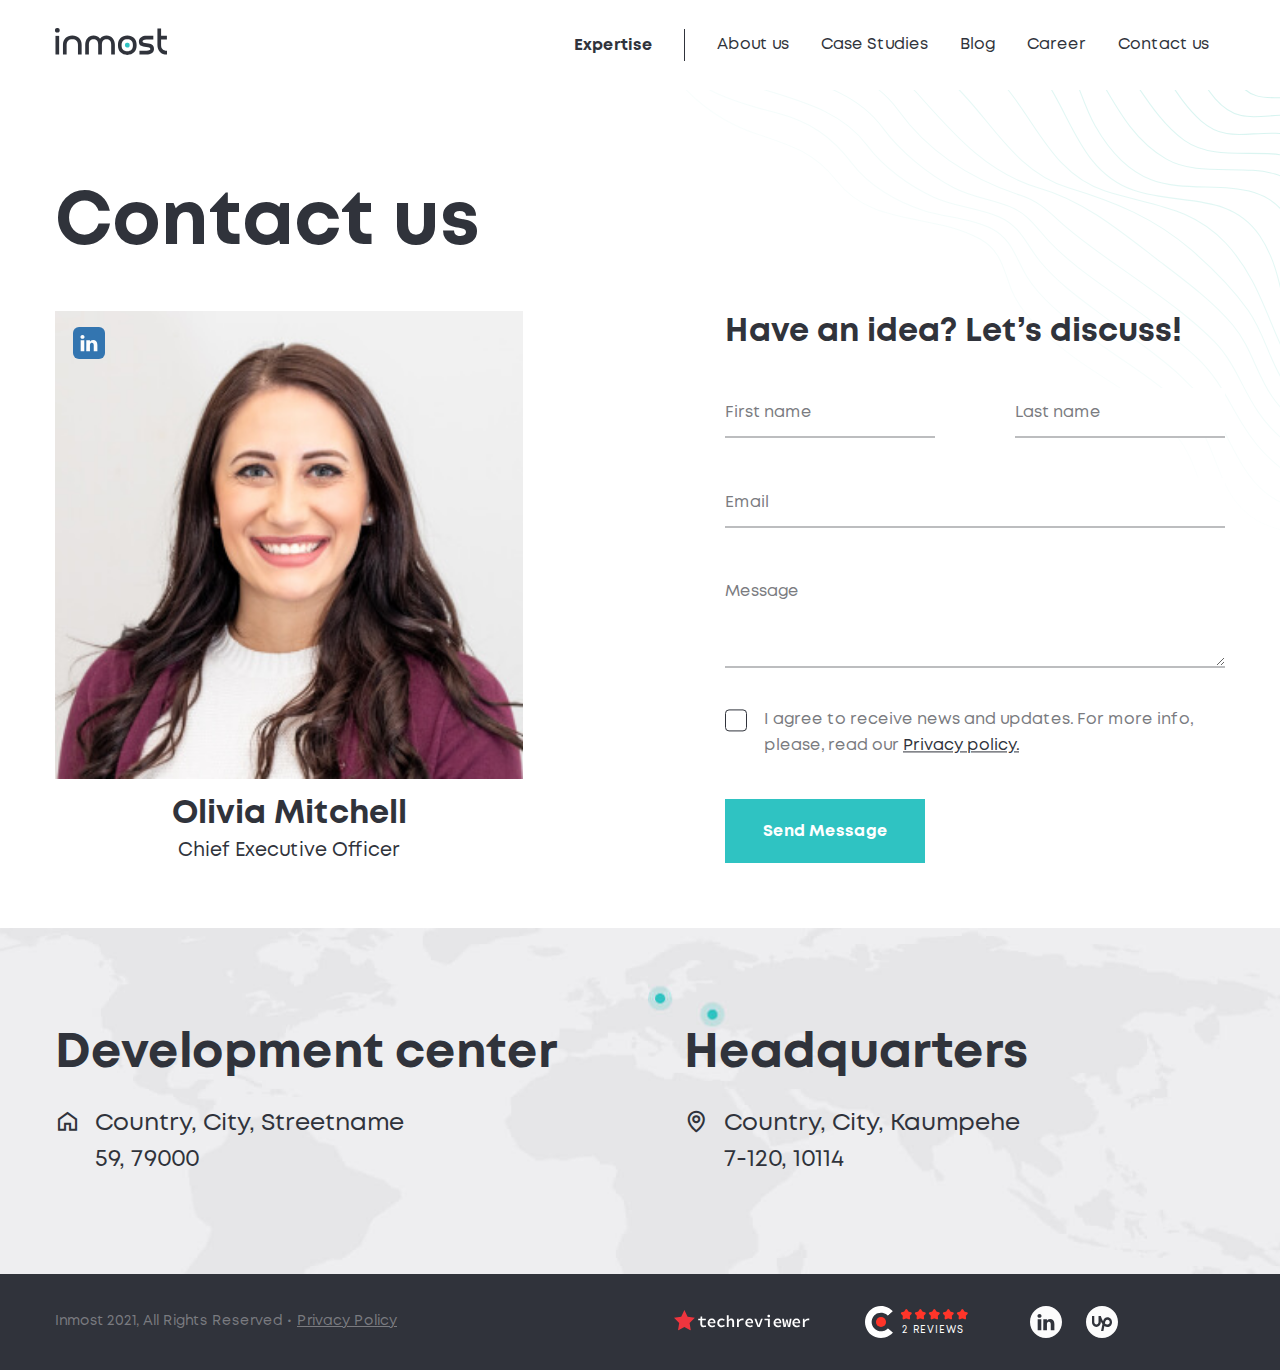
<file: contacts.html>
<!DOCTYPE html>
<html lang="en">
  <head>
    <meta charset="UTF-8">
    <meta http-equiv="X-UA-Compatible" content="IE=edge">
    <meta name="viewport" content="width=device-width, initial-scale=1.0">
    <link rel="shortcut icon" href="img/favicon.png" type="image/x-icon">
    <link rel="stylesheet" href="css/style.min.css">
    <title>Contact Us</title>
  </head>

  <body>
      <div id="wrapper"> <!-- start wrapper -->


<header class="header header--fill">
  <div class="container header__container">
    <a href="./" class="logo header__logo">
      <svg width="112" height="27" viewBox="0 0 112 27" fill="none" xmlns="http://www.w3.org/2000/svg">
        <path d="M4.14653 26.4991H0.476746V7.86426H4.14653V26.4991Z"/>
        <path d="M26.6417 26.4986H22.9719V16.8237C22.9719 15.0126 22.4476 13.6305 21.4468 12.6297C20.4936 11.6765 19.1114 11.1999 17.3004 11.1999C15.537 11.1999 14.1549 11.6765 13.154 12.6297C12.1531 13.6305 11.6289 15.0126 11.6289 16.8237V26.4986H7.95911V16.8237C7.95911 14.0118 8.81698 11.7718 10.5327 10.0084C12.2485 8.34029 14.4885 7.48242 17.3004 7.48242C20.1123 7.48242 22.3523 8.34029 24.068 10.0084C25.7838 11.7241 26.6417 14.0118 26.6417 16.8237V26.4986Z"/>
        <path d="M45.0385 10.6281C45.1815 10.4852 45.2768 10.2945 45.4198 10.1515C46.9449 8.38815 48.9942 7.53027 51.5202 7.53027C54.0938 7.53027 56.0955 8.38815 57.6206 10.1515C59.0981 11.8673 59.8606 14.1073 59.8606 16.8239V26.4988H56.1908V16.8239C56.1908 14.9652 55.7619 13.5354 54.8564 12.5345C54.0462 11.629 52.95 11.1524 51.5202 11.1524C50.0904 11.1524 48.9942 11.629 48.184 12.5345C47.3262 13.5354 46.8972 14.9652 46.8972 16.8239V26.4988H43.1798V16.8239C43.1798 14.9652 42.7508 13.5354 41.893 12.5345C41.0828 11.629 39.9866 11.1524 38.5568 11.1524C37.127 11.1524 36.0308 11.629 35.2206 12.5345C34.3151 13.5354 33.8862 14.9652 33.8862 16.8239V26.4988H30.2164V16.8239C30.2164 14.0596 30.9789 11.8196 32.4564 10.1515C33.9815 8.38815 36.0308 7.53027 38.5568 7.53027C41.0828 7.53027 43.1321 8.38815 44.6572 10.1515C44.8002 10.2945 44.9432 10.4375 45.0385 10.6281Z"/>
        <path d="M72.2514 11.2001C70.488 11.2001 69.1059 11.6767 68.105 12.6298C67.1042 13.6307 66.5799 15.1558 66.5799 17.1575C66.5799 19.1592 67.1042 20.6843 68.105 21.6852C69.1059 22.686 70.4404 23.1626 72.2514 23.1626C74.0625 23.1626 75.397 22.686 76.3978 21.6852C77.3987 20.6843 77.9229 19.1592 77.9229 17.1575C77.9229 15.1081 77.3987 13.6307 76.3978 12.6298C75.397 11.6767 74.0625 11.2001 72.2514 11.2001ZM65.5314 10.0562C67.2472 8.38815 69.4872 7.53027 72.2991 7.53027C75.111 7.53027 77.351 8.38815 79.0667 10.0562C80.7825 11.772 81.6404 14.155 81.6404 17.2052C81.6404 20.2554 80.7825 22.6384 79.0667 24.3541C77.351 26.0698 75.111 26.8801 72.2991 26.8801C69.4872 26.8801 67.2472 26.0222 65.5314 24.3541C63.8157 22.6384 62.9578 20.2554 62.9578 17.2052C62.9102 14.155 63.768 11.772 65.5314 10.0562Z"/>
        <path d="M98.3214 7.86426V11.534H91.4108C90.0286 11.534 88.9801 11.7723 88.2652 12.2489C87.7886 12.5826 87.5503 12.9638 87.5503 13.4404C87.5503 14.1077 87.9793 14.5366 88.8371 14.8226C89.3614 15.0132 90.2669 15.1562 91.6491 15.3468C94.0797 15.6328 95.7954 16.014 96.701 16.5383C98.2261 17.3962 98.9886 18.826 98.9886 20.923C98.9886 22.734 98.1784 24.1638 96.6057 25.2123C95.2712 26.0702 93.5554 26.4991 91.4584 26.4991H84.4525V22.8294H91.4584C92.8406 22.8294 93.8891 22.5911 94.604 22.1145C95.0806 21.7809 95.3189 21.3996 95.3189 20.923C95.3189 20.3034 94.8899 19.8268 94.032 19.4932C93.5078 19.3026 92.6023 19.1596 91.2201 18.9689C88.7895 18.683 87.0737 18.3017 86.1682 17.8251C84.6431 16.9672 83.8806 15.5374 83.8806 13.4404C83.8806 11.6294 84.6908 10.1996 86.2635 9.15107C87.598 8.29319 89.3137 7.86426 91.4108 7.86426H98.3214V7.86426Z"/>
        <path d="M106.09 11.5332V17.157C106.09 18.9681 106.615 20.3502 107.616 21.3034C108.569 22.3043 109.951 22.7809 111.714 22.7809H112.048V26.4506H111.714C108.902 26.4506 106.662 25.5928 104.994 23.877C103.279 22.1613 102.421 19.9213 102.421 17.1094V0.380859H106.09V7.86341H111.905V11.5332H106.09Z"/>
        <path d="M72.729 19.4929H71.8711C70.8226 19.4929 69.9647 18.635 69.9647 17.5865V16.7286C69.9647 15.6801 70.8226 14.8223 71.8711 14.8223H72.729C73.7775 14.8223 74.6354 15.6801 74.6354 16.7286V17.6342C74.6354 18.6827 73.7775 19.4929 72.729 19.4929Z" fill="#2FC3C2"/>
        <path d="M2.7166 4.62298H1.90638C0.857872 4.62298 0 3.76511 0 2.7166V1.90638C0 0.857872 0.857872 0 1.90638 0H2.76426C3.81277 0 4.67064 0.857872 4.67064 1.90638V2.76426C4.62298 3.76511 3.76511 4.62298 2.7166 4.62298Z"/>
      </svg>                
    </a>

    <div class="nav nav-drop header__nav">
      <div class="nav-drop__inner">
        <div class="nav-drop__content">
          <ul class="nav__list">
            <li class="submenu">
              <span class="submenu-title submenu__title">Expertise <i class="icon-arrow-down"></i></span>
              <div class="submenu__inner">
                <ul class="submenu-list">
                  <li><a href="expertise.html">IoT</a></li>
                  <li><a href="expertise.html">Blockchain</a></li>
                  <li><a href="expertise.html">Chatbots and voicebots</a></li>
                  <li><a href="expertise.html">Custom Web & Mobile Development</a></li>
                  <li><a href="expertise.html">Communication Platform</a></li>
                </ul>
              </div>  
            </li>
            <li><a href="about.html">About us</a></li>
            <li><a href="cases.html">Case Studies</a></li>
            <li><a href="blog.html">Blog</a></li>
            <li><a href="career.html">Career</a></li>
            <li><a href="contacts.html">Contact us</a></li>
          </ul>

          <a href="contact.html" class="btn header__btn">Contact Us</a>

          <ul class="header__social-list">
            <li>
              <a href="#" target="_blank">
                <svg width="32" height="32" viewBox="0 0 32 32">
                  <use xlink:href="#linkedin" />
                </svg>                                                                 
              </a>
            </li>
            <li>
              <a href="#" target="_blank">
                <svg width="32" height="32" viewBox="0 0 32 32">
                  <use xlink:href="#upwork" />
                </svg>                             
              </a>
            </li>
          </ul>
        </div>
      </div>
    </div>

    <button class="hamburger hamburger--spin header__hamburger hamburger-js">
      <span class="hamburger-box">
        <span class="hamburger-inner"></span>
      </span>
    </button>
    
  </div>
</header>

<main class="contacts">
  <div class="main-banner main-banner--simple">
		<div class="container main-banner__container">
      <div class="main-banner__content">
        <div class="main-banner__title">
          <h1 class="banner-title">Contact us</h1>
        </div>
      </div>
		</div>
	</div>

  <div class="container contacts__container">
    <div class="contacts__person">
      <div class="person-card">
        <a href="#" class="person-card__link person-link"></a>
        <figure class="person-card__img">
          <img src="img/person-3.jpg" alt="person photo.">
          <figcaption>
            <div class="person-card__name contacts__person-name">Olivia Mitchell</div>
            <div class="person-card__position contacts__person-pos">Chief Executive Officer</div>
          </figcaption>
        </figure>
      </div>
    </div>

    <div class="contacts__form">
      <form action="/" class="form-contacts">
        <div class="form-contacts__title">Have an idea? Let’s discuss!</div>
        
        <div class="form-contacts__body">
          <div class="form-group">
            <input id="input-f-name" type="text">
            <label for="input-f-name">First name</label>
          </div>
          <div class="form-group">
            <input id="input-l-name" type="text">
            <label for="input-l-name">Last name</label>
          </div>
          <div class="form-group">
            <input id="input-email" type="email">
            <label for="input-email">Email</label>
            <p class="message-error">This field is required</p>
          </div>
          <div class="form-group">
            <textarea id="input-message" name="message" cols="30" rows="10" placeholder="Message"></textarea>
          </div>
          <div class="form-group">
            <input type="checkbox" id="checkbox-agree">
            <label for="checkbox-agree"> I agree to receive news and updates. For more info, please, read our <a href="privacy-policy.html" class="link-agree">Privacy policy.</a> </label>
            <p class="message-error">This field is required</p>
          </div>

          <button class="btn form-contects__btn btn-send" id="sendMessage" data-success="Done!">
            <span class="btn-send__text">Send Message</span>
            <img class="btn-send__load" src="img/load.svg" alt="loading.">
          </button>
        </div>
      </form>

      <div class="success-message">
        <svg class="success-message__img" width="80" height="80" viewBox="0 0 80 80" fill="none" xmlns="http://www.w3.org/2000/svg">
          <circle cx="36" cy="41" r="25" fill="#2FC3C2"/>
          <path fill-rule="evenodd" clip-rule="evenodd" d="M35.7657 42.4668L25.083 31.7841L18 38.8672L35.7657 56.6329L68.6328 23.7658L61.5498 16.6827L35.7657 42.4668Z" stroke="#30333B" stroke-width="4"/>
          </svg>
          <div>
            <div class="success-message__title">Your message<br>was sent.</div>
            <p>We are processing your request and will get in touch with you asap.</p>
          </div>
      </div>
    </div>
  </div>

  <div class="location">
    <div class="container location__container">
      <div class="location__item location-item">
        <div class="location-item__title">Development center</div>
        <address class="address-location">
          <i class="icon-home"></i>
          Country, City, Streetname<br>59, 79000
        </address>
      </div>
      <div class="location__item location-item">
        <div class="location-item__title">Headquarters</div>
        <address class="address-location">
          <i class="icon-marker"></i>
          Country, City, Kaumpehe<br>7-120,  10114
        </address>
      </div>
    </div>
  </div>
</main>


  <footer class="footer">
    <div class="container footer__container">
      <div class="footer__links links-footer">
        <div class="links-footer__item">
          <a href="/" target="_blank" class="clutch-logo">
            <img src="img/clutch.svg" alt="Clutch logo.">
            <span class="clutch-logo__text">2 reviews</span>
          </a>
        </div>
        <div class="links-footer__item">
          <a href="#" target="_blank" class="techeviewer-logo">
            <img src="img/techeviewer.svg" alt="techeviewer logo.">
          </a>
        </div>
        <ul class="links-footer__item social-list">
          <li>
            <a href="#" target="_blank">
              <svg width="32" height="32" viewBox="0 0 32 32">
                <use xlink:href="#linkedin" />
              </svg>                 
            </a>
          </li>
          <li>
            <a href="#" target="_blank">
              <svg width="32" height="32" viewBox="0 0 32 32">
                <use xlink:href="#upwork" />
              </svg>              
            </a>
          </li>
        </ul>
      </div>
      <div class="footer__copy copyright">
        Inmost 2021, All Rights Reserved
        <span class="privat-policy-link"><a href="privacy-policy.html">Privacy Policy</a></span>
      </div>

    </div>
  </footer>


  <div class="page-start-btn" role="button"></div>

  <div class="popup" id="videoReview">
  <div class="popup__container">
    <div class="popup__close popup-close"><i class="icon-close"></i></div>
    <div class="popup__load">
      <img src="img/load.svg" alt="loading.">
    </div>
    <div class="popup-content">
      
    </div>
  </div>
</div>


  <svg display="none" width="0" height="0" version="1.1" xmlns="http://www.w3.org/2000/svg" xmlns:xlink="http://www.w3.org/1999/xlink">
    <defs>
      <symbol id="linkedin" width="32" height="32" viewBox="0 0 32 32">
        <path fill-rule="evenodd" clip-rule="evenodd" d="M16 0C7.16344 0 0 7.16344 0 16C0 24.8366 7.16344 32 16 32C24.8366 32 32 24.8366 32 16C32 7.16344 24.8366 0 16 0ZM9.49108 11.7649C10.7554 11.7649 11.5428 10.9279 11.5428 9.8818C11.5193 8.8136 10.7554 8 9.51498 8C8.27456 8 7.46362 8.8136 7.46362 9.8818C7.46362 10.9279 8.2506 11.7649 9.46791 11.7649H9.49108ZM11.303 24.1464V13.2519H7.6771V24.1464H11.303ZM24.3821 17.8998L24.3819 24.1464H20.7561V18.3178C20.7561 16.8538 20.2314 15.8548 18.9188 15.8548C17.9171 15.8548 17.3204 16.5283 17.0583 17.1788C16.9625 17.4119 16.9389 17.7367 16.9389 18.0623V24.1467H13.3125C13.3125 24.1467 13.3603 14.2745 13.3125 13.2522H16.9389V14.7953C17.4202 14.0535 18.2821 12.9961 20.2072 12.9961C22.5933 12.9961 24.3821 14.5535 24.3821 17.8998Z"/>
      </symbol>  
      <symbol id="upwork" width="32" height="32" viewBox="0 0 32 32">
        <path fill-rule="evenodd" clip-rule="evenodd" d="M16 32C24.8366 32 32 24.8366 32 16C32 7.16344 24.8366 0 16 0C7.16344 0 0 7.16344 0 16C0 24.8366 7.16344 32 16 32ZM18.9058 17.4392C19.6883 18.1091 20.5492 18.5208 21.4675 18.5208C22.0646 18.5201 22.6371 18.269 23.0595 17.8225C23.4819 17.376 23.7197 16.7706 23.7208 16.1389C23.7204 15.5071 23.4829 14.9013 23.0606 14.4546C22.6383 14.0078 22.0656 13.7566 21.4683 13.7562C19.81 13.7562 19.275 15.4461 19.1025 16.4536L19.0958 16.4907L18.9058 17.4392ZM17.0425 15.1939C17.7092 12.7988 19.3517 11.3452 21.4675 11.3452C23.9675 11.3452 26 13.4952 26 16.1398C26 18.7826 23.9675 20.9441 21.4675 20.9441C20.3 20.9441 19.2817 20.5651 18.3958 19.9665L17.385 25H15.0542L16.4483 18.0598C15.7883 17.1853 15.2442 16.1962 14.8033 15.2204V16.2694C14.8033 18.8382 12.8283 20.9441 10.4008 20.9441C7.975 20.9441 6 18.8382 6 16.2694V10H8.28V16.2694C8.28044 16.8645 8.50395 17.4351 8.90151 17.8562C9.29908 18.2772 9.83826 18.5143 10.4008 18.5155C10.9636 18.5146 11.5031 18.2776 11.901 17.8566C12.2989 17.4355 12.5227 16.8647 12.5233 16.2694V10H14.8033C15.2525 11.6361 16.0258 13.5772 17.0425 15.1939Z"/>
      </symbol> 
    </defs>
  </svg>  

</div> <!-- end wrapper -->

<script src="js/main.min.js"></script>

</body>
</html>
</file>
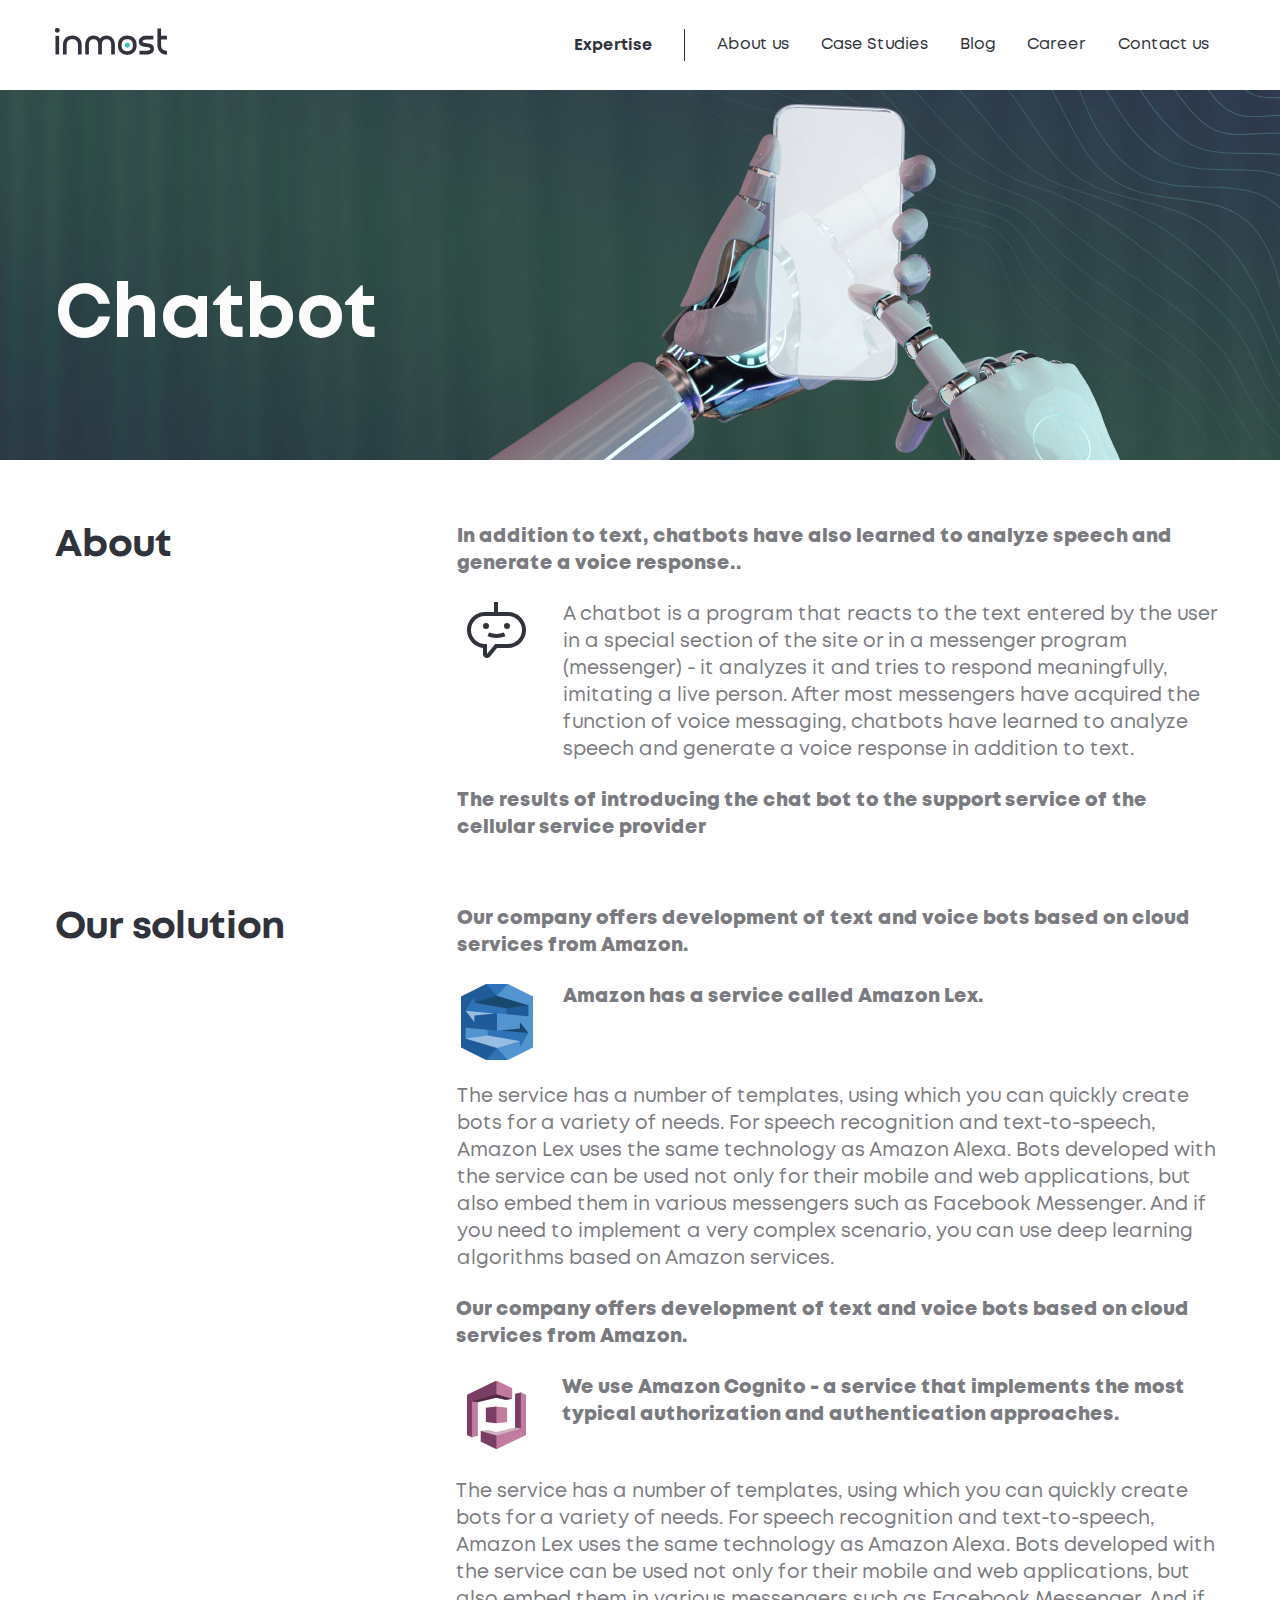
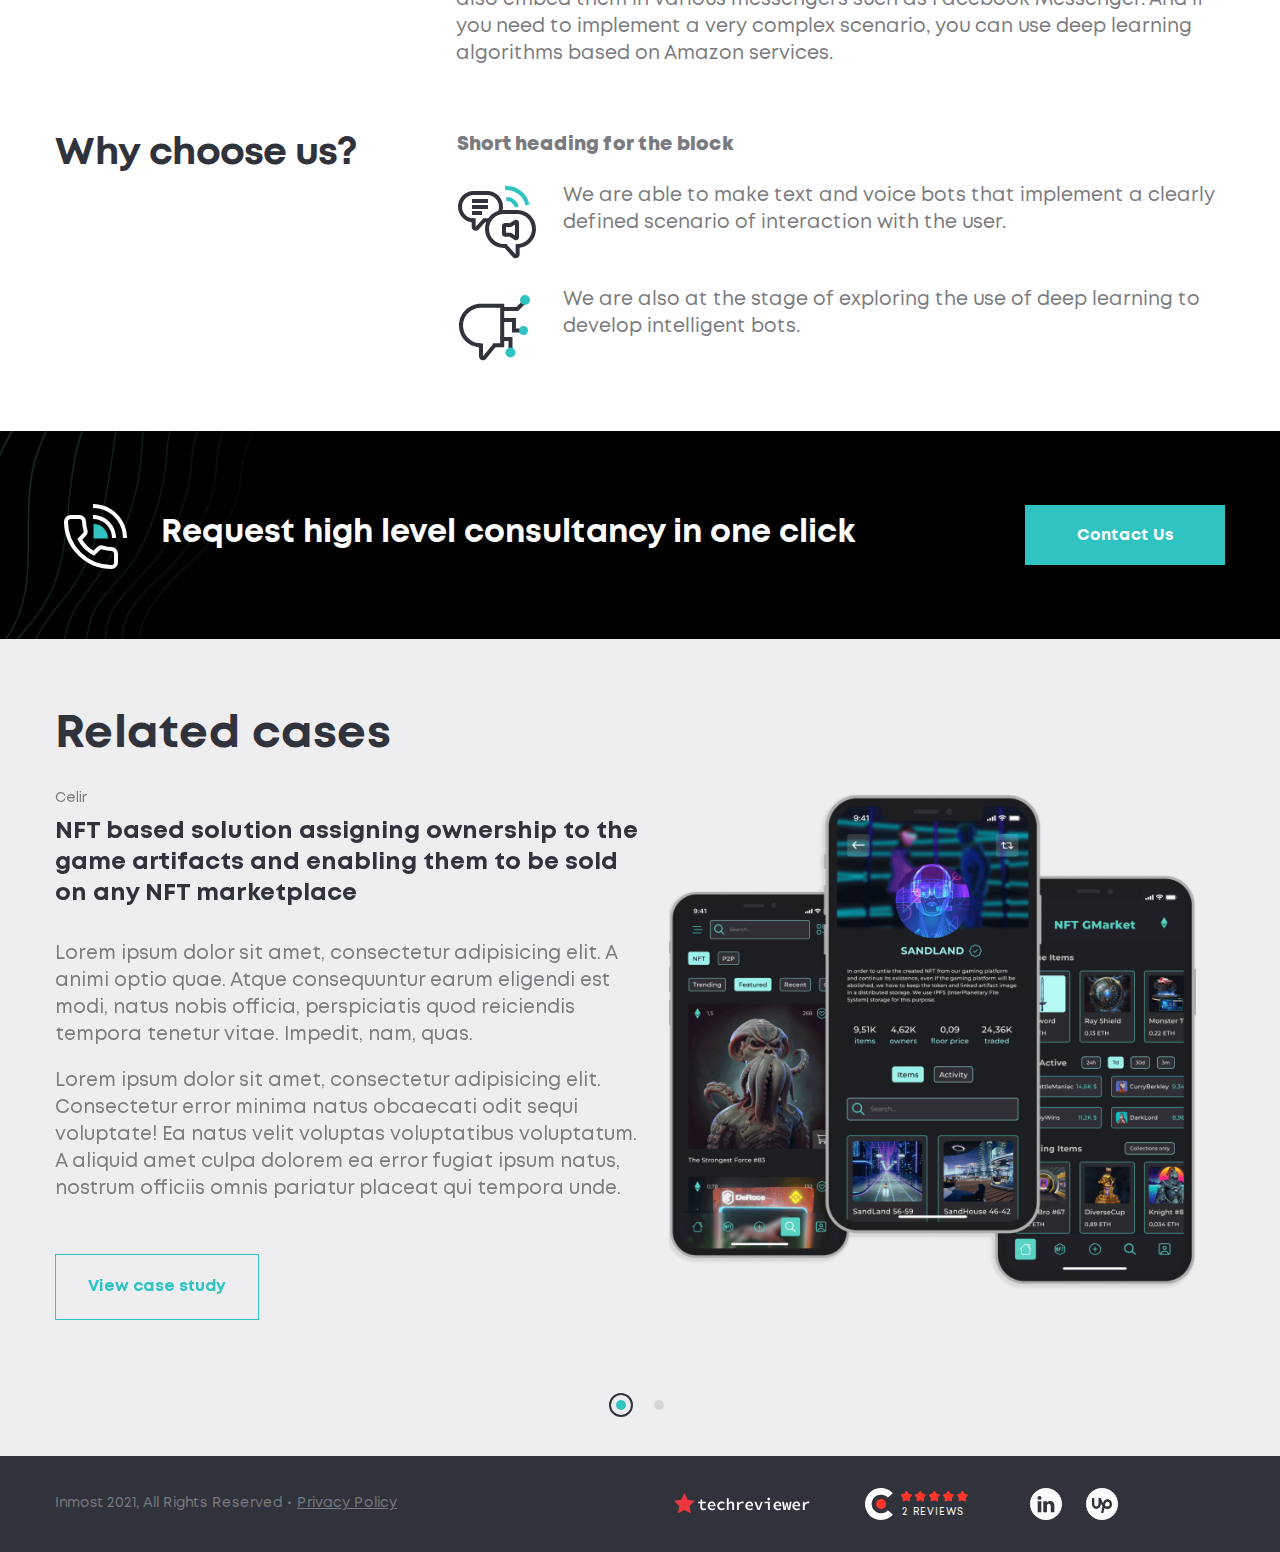
<file: expertise.html>
<!DOCTYPE html>
<html lang="en">
  <head>
    <meta charset="UTF-8">
    <meta http-equiv="X-UA-Compatible" content="IE=edge">
    <meta name="viewport" content="width=device-width, initial-scale=1.0">
    <link rel="shortcut icon" href="img/favicon.png" type="image/x-icon">
    <link rel="stylesheet" href="css/style.min.css">
    <title>Expertise</title>
  </head>

  <body>
      <div id="wrapper"> <!-- start wrapper -->


<header class="header header--white">
  <div class="container header__container">
    <a href="./" class="logo header__logo">
      <svg width="112" height="27" viewBox="0 0 112 27" fill="none" xmlns="http://www.w3.org/2000/svg">
        <path d="M4.14653 26.4991H0.476746V7.86426H4.14653V26.4991Z"/>
        <path d="M26.6417 26.4986H22.9719V16.8237C22.9719 15.0126 22.4476 13.6305 21.4468 12.6297C20.4936 11.6765 19.1114 11.1999 17.3004 11.1999C15.537 11.1999 14.1549 11.6765 13.154 12.6297C12.1531 13.6305 11.6289 15.0126 11.6289 16.8237V26.4986H7.95911V16.8237C7.95911 14.0118 8.81698 11.7718 10.5327 10.0084C12.2485 8.34029 14.4885 7.48242 17.3004 7.48242C20.1123 7.48242 22.3523 8.34029 24.068 10.0084C25.7838 11.7241 26.6417 14.0118 26.6417 16.8237V26.4986Z"/>
        <path d="M45.0385 10.6281C45.1815 10.4852 45.2768 10.2945 45.4198 10.1515C46.9449 8.38815 48.9942 7.53027 51.5202 7.53027C54.0938 7.53027 56.0955 8.38815 57.6206 10.1515C59.0981 11.8673 59.8606 14.1073 59.8606 16.8239V26.4988H56.1908V16.8239C56.1908 14.9652 55.7619 13.5354 54.8564 12.5345C54.0462 11.629 52.95 11.1524 51.5202 11.1524C50.0904 11.1524 48.9942 11.629 48.184 12.5345C47.3262 13.5354 46.8972 14.9652 46.8972 16.8239V26.4988H43.1798V16.8239C43.1798 14.9652 42.7508 13.5354 41.893 12.5345C41.0828 11.629 39.9866 11.1524 38.5568 11.1524C37.127 11.1524 36.0308 11.629 35.2206 12.5345C34.3151 13.5354 33.8862 14.9652 33.8862 16.8239V26.4988H30.2164V16.8239C30.2164 14.0596 30.9789 11.8196 32.4564 10.1515C33.9815 8.38815 36.0308 7.53027 38.5568 7.53027C41.0828 7.53027 43.1321 8.38815 44.6572 10.1515C44.8002 10.2945 44.9432 10.4375 45.0385 10.6281Z"/>
        <path d="M72.2514 11.2001C70.488 11.2001 69.1059 11.6767 68.105 12.6298C67.1042 13.6307 66.5799 15.1558 66.5799 17.1575C66.5799 19.1592 67.1042 20.6843 68.105 21.6852C69.1059 22.686 70.4404 23.1626 72.2514 23.1626C74.0625 23.1626 75.397 22.686 76.3978 21.6852C77.3987 20.6843 77.9229 19.1592 77.9229 17.1575C77.9229 15.1081 77.3987 13.6307 76.3978 12.6298C75.397 11.6767 74.0625 11.2001 72.2514 11.2001ZM65.5314 10.0562C67.2472 8.38815 69.4872 7.53027 72.2991 7.53027C75.111 7.53027 77.351 8.38815 79.0667 10.0562C80.7825 11.772 81.6404 14.155 81.6404 17.2052C81.6404 20.2554 80.7825 22.6384 79.0667 24.3541C77.351 26.0698 75.111 26.8801 72.2991 26.8801C69.4872 26.8801 67.2472 26.0222 65.5314 24.3541C63.8157 22.6384 62.9578 20.2554 62.9578 17.2052C62.9102 14.155 63.768 11.772 65.5314 10.0562Z"/>
        <path d="M98.3214 7.86426V11.534H91.4108C90.0286 11.534 88.9801 11.7723 88.2652 12.2489C87.7886 12.5826 87.5503 12.9638 87.5503 13.4404C87.5503 14.1077 87.9793 14.5366 88.8371 14.8226C89.3614 15.0132 90.2669 15.1562 91.6491 15.3468C94.0797 15.6328 95.7954 16.014 96.701 16.5383C98.2261 17.3962 98.9886 18.826 98.9886 20.923C98.9886 22.734 98.1784 24.1638 96.6057 25.2123C95.2712 26.0702 93.5554 26.4991 91.4584 26.4991H84.4525V22.8294H91.4584C92.8406 22.8294 93.8891 22.5911 94.604 22.1145C95.0806 21.7809 95.3189 21.3996 95.3189 20.923C95.3189 20.3034 94.8899 19.8268 94.032 19.4932C93.5078 19.3026 92.6023 19.1596 91.2201 18.9689C88.7895 18.683 87.0737 18.3017 86.1682 17.8251C84.6431 16.9672 83.8806 15.5374 83.8806 13.4404C83.8806 11.6294 84.6908 10.1996 86.2635 9.15107C87.598 8.29319 89.3137 7.86426 91.4108 7.86426H98.3214V7.86426Z"/>
        <path d="M106.09 11.5332V17.157C106.09 18.9681 106.615 20.3502 107.616 21.3034C108.569 22.3043 109.951 22.7809 111.714 22.7809H112.048V26.4506H111.714C108.902 26.4506 106.662 25.5928 104.994 23.877C103.279 22.1613 102.421 19.9213 102.421 17.1094V0.380859H106.09V7.86341H111.905V11.5332H106.09Z"/>
        <path d="M72.729 19.4929H71.8711C70.8226 19.4929 69.9647 18.635 69.9647 17.5865V16.7286C69.9647 15.6801 70.8226 14.8223 71.8711 14.8223H72.729C73.7775 14.8223 74.6354 15.6801 74.6354 16.7286V17.6342C74.6354 18.6827 73.7775 19.4929 72.729 19.4929Z" fill="#2FC3C2"/>
        <path d="M2.7166 4.62298H1.90638C0.857872 4.62298 0 3.76511 0 2.7166V1.90638C0 0.857872 0.857872 0 1.90638 0H2.76426C3.81277 0 4.67064 0.857872 4.67064 1.90638V2.76426C4.62298 3.76511 3.76511 4.62298 2.7166 4.62298Z"/>
      </svg>                
    </a>

    <div class="nav nav-drop header__nav">
      <div class="nav-drop__inner">
        <div class="nav-drop__content">
          <ul class="nav__list">
            <li class="submenu">
              <span class="submenu-title submenu__title">Expertise <i class="icon-arrow-down"></i></span>
              <div class="submenu__inner">
                <ul class="submenu-list">
                  <li><a href="expertise.html">IoT</a></li>
                  <li><a href="expertise.html">Blockchain</a></li>
                  <li><a href="expertise.html">Chatbots and voicebots</a></li>
                  <li><a href="expertise.html">Custom Web & Mobile Development</a></li>
                  <li><a href="expertise.html">Communication Platform</a></li>
                </ul>
              </div>  
            </li>
            <li><a href="about.html">About us</a></li>
            <li><a href="cases.html">Case Studies</a></li>
            <li><a href="blog.html">Blog</a></li>
            <li><a href="career.html">Career</a></li>
            <li><a href="contacts.html">Contact us</a></li>
          </ul>

          <a href="contact.html" class="btn header__btn">Contact Us</a>

          <ul class="header__social-list">
            <li>
              <a href="#" target="_blank">
                <svg width="32" height="32" viewBox="0 0 32 32">
                  <use xlink:href="#linkedin" />
                </svg>                                                                 
              </a>
            </li>
            <li>
              <a href="#" target="_blank">
                <svg width="32" height="32" viewBox="0 0 32 32">
                  <use xlink:href="#upwork" />
                </svg>                             
              </a>
            </li>
          </ul>
        </div>
      </div>
    </div>

    <button class="hamburger hamburger--spin header__hamburger hamburger-js">
      <span class="hamburger-box">
        <span class="hamburger-inner"></span>
      </span>
    </button>
    
  </div>
</header>

<main class="expertise">

	<div class="main-banner main-banner-expertise main-banner-expertise--chatbot" style="background-image: url('img/chatbot-hero.jpg');">
  <div class="container main-banner__container">
    <div class="main-banner__content">
      <div class="main-banner__title">
        <h1 class="banner-title main-banner-expertise__title">Chatbot</h1>
      </div>
      <img class="main-banner-expertise__img" src="img/chatbot-img.png" alt="Robot hands that hold a smartphone..">
    </div>
  </div>
</div>



	<!-- 
	<div class="main-banner main-banner-expertise main-banner-expertise--customweb" style="background-image: url('img/customweb-hero.jpg');">
  <div class="container main-banner__container">
    <div class="main-banner__content">
      <div class="main-banner__title">
        <h1 class="banner-title main-banner-expertise__title">Reliable and scalable web & mobile solutions</h1>
      </div>
      <img class="main-banner-expertise__img" src="img/customweb-img.png" alt="Tablet..">
    </div>
  </div>
</div>


		<div class="main-banner main-banner-expertise main-banner-expertise--blockchain" style="background-image: url('img/blockchain-hero.jpg');">
  <div class="container main-banner__container">
    <div class="main-banner__content">
      <div class="main-banner__title">
        <h1 class="banner-title main-banner-expertise__title">Blockchain</h1>
      </div>
      <img class="main-banner-expertise__img" src="img/blockchain-img.png" alt="Blockchain structure..">
    </div>
  </div>
</div>

		
	<div class="main-banner main-banner-expertise main-banner-expertise--iot" style="background-image: url('img/iot-hero.jpg');">
  <div class="container main-banner__container">
    <div class="main-banner__content">
      <div class="main-banner__title">
        <h1 class="banner-title main-banner-expertise__title">IoT</h1>
      </div>
      <img class="main-banner-expertise__img" src="img/iot-img.png" alt="Quadcopter..">
    </div>
  </div>
</div>





	<div class="main-banner main-banner-expertise main-banner-expertise--communication" style="background-image: url('img/communication-hero.jpg');">
  <div class="container main-banner__container">
    <div class="main-banner__content">
      <div class="main-banner__title">
        <h1 class="banner-title main-banner-expertise__title">Communication Platform</h1>
      </div>
      <img class="main-banner-expertise__img" src="img/communication-img.png" alt="Hands that hold the tablet..">
    </div>
  </div>
</div>


	-->

	<div class="container content">
		<section class="content-section">
			<div class="content-section__title">
				<h3>About</h3>
			</div>
			<div class="content-section__content">
				<h3 class="content-subtitle">In addition to text, chatbots have also learned to analyze speech and generate a voice response..</h3>
				<div class="content-media">
					<div class="content-media__img">
						<svg width="59" height="58" viewBox="0 0 59 58" fill="none" xmlns="http://www.w3.org/2000/svg">
							<path
								d="M18 14H41V10H18V14ZM0 28C0 37.9411 8.05888 46 18 46V42C10.268 42 4 35.732 4 28H0ZM55 28C55 35.732 48.732 42 41 42V46C50.9411 46 59 37.9411 59 28H55ZM41 14C48.732 14 55 20.268 55 28H59C59 18.0589 50.9411 10 41 10V14ZM18 10C8.05887 10 0 18.0589 0 28H4C4 20.268 10.268 14 18 14V10ZM41 42H28V46H41V42Z"
								fill="#30333B" />
							<path d="M29 12V0" stroke="#30333B" stroke-width="4" />
							<path
								d="M21.5451 53.1831L23.0906 54.4525L23.0906 54.4525L21.5451 53.1831ZM17.9996 51.9137L15.9996 51.9137L15.9996 51.9137L17.9996 51.9137ZM27.9545 42.2286L19.9996 51.9136L23.0906 54.4525L31.0455 44.7675L27.9545 42.2286ZM19.9996 51.9136L19.9995 42.0005L15.9995 42.0005L15.9996 51.9137L19.9996 51.9136ZM19.9996 51.9136C19.9916 51.9234 19.9864 51.9282 19.9846 51.9298C19.9829 51.9313 19.9834 51.9306 19.9862 51.9289C19.989 51.9271 19.9928 51.9251 19.9973 51.9232C20.0018 51.9213 20.006 51.9199 20.0097 51.919C20.0171 51.9172 20.0198 51.9177 20.017 51.9176C20.0138 51.9174 20.0075 51.9165 19.9996 51.9136C19.9917 51.9108 19.9862 51.9075 19.9837 51.9056C19.9814 51.904 19.9839 51.9053 19.9884 51.9114C19.9907 51.9144 19.9931 51.9182 19.9953 51.9225C19.9976 51.9268 19.9992 51.9308 20.0003 51.9339C20.0013 51.937 20.0013 51.9379 20.0009 51.9356C20.0006 51.9333 19.9996 51.9263 19.9996 51.9136L15.9996 51.9137C15.9996 55.669 20.7071 57.3544 23.0906 54.4525L19.9996 51.9136Z"
								fill="#30333B" />
							<circle cx="19" cy="24" r="3" fill="#30333B" />
							<circle cx="40" cy="24" r="3" fill="#30333B" />
							<path
								d="M37.7171 32.3679C35.108 33.4471 32.312 34.0017 29.4886 34.0002C26.6651 33.9988 23.8697 33.4412 21.2617 32.3594"
								stroke="#30333B" stroke-width="4" />
						</svg>
					</div>
					<div class="content-media__text">
						<p>A chatbot is a program that reacts to the text entered by the user in a special section of the site or in a messenger program (messenger) - it analyzes it and tries to respond meaningfully, imitating a live person. After most messengers have acquired the function of voice messaging, chatbots have learned to analyze speech and generate a voice response in addition to text.</p>
					</div>
				</div>
				<h3 class="content-subtitle">The results of introducing the chat bot to the support service of the cellular service provider</h3>
			</div>
		</section>

		<section class="content-section">
			<div class="content-section__title">
				<h3>Our solution</h3>
			</div>
			<div class="content-section__content">
				<h4 class="content-subtitle">Our company offers development of text and voice bots based on cloud services from Amazon.</h4>
				<div class="content-media content-media--align-center">
					<div class="content-media__img">
						<img src="img/image-378.png" alt="alt.">
					</div>
					<div class="content-media__text">
						<div class="content-subtitle">Amazon has a service called Amazon Lex.</div>
					</div>
				</div>
				<p>The service has a number of templates, using which you can quickly create bots for a variety of needs. For speech recognition and text-to-speech, Amazon Lex uses the same technology as Amazon Alexa. Bots developed with the service can be used not only for their mobile and web applications, but also embed them in various messengers such as Facebook Messenger. And if you need to implement a very complex scenario, you can use deep learning algorithms based on Amazon services.</p>
			</div>
			<div class="content-section__content">
				<h4 class="content-subtitle">Our company offers development of text and voice bots based on cloud services from Amazon.</h4>
				<div class="content-media content-media--align-center">
					<div class="content-media__img">
						<img src="img/image-379.png" alt="alt.">
					</div>
					<div class="content-media__text">
						<div class="content-subtitle">We use Amazon Cognito - a service that implements the most typical authorization and authentication approaches.</div>
					</div>
				</div>
				<p>The service has a number of templates, using which you can quickly create bots for a variety of needs. For speech recognition and text-to-speech, Amazon Lex uses the same technology as Amazon Alexa. Bots developed with the service can be used not only for their mobile and web applications, but also embed them in various messengers such as Facebook Messenger. And if you need to implement a very complex scenario, you can use deep learning algorithms based on Amazon services.</p>
			</div>
		</section>

		<section class="content-section">
			<div class="content-section__title">
				<h3>Why choose us?</h3>
			</div>
			<div class="content-section__content">
				<h4 class="content-subtitle">Short heading for the block</h4>
				<div class="content-media">
					<div class="content-media__img">
						<img src="img/Frame-1329.svg" alt="alt.">
					</div>
					<div class="content-media__text">
						<p>We are able to make text and voice bots that implement a clearly defined scenario of interaction with the user.</p>
					</div>
				</div>
				<div class="content-media">
					<div class="content-media__img">
						<img src="img/Frame-1330.svg" alt="alt.">
					</div>
					<div class="content-media__text">
						<p>We are also at the stage of exploring the use of deep learning to develop intelligent bots.</p>
					</div>
				</div>
			</div>
		</section>
	</div>

	<div class="contact-block contact-block--black">
  <div class="container contact-block__container">
    <div class="contact-block__img">
      <svg class="contact-block__svg" width="80" height="80" viewBox="0 0 80 80" fill="none" xmlns="http://www.w3.org/2000/svg">
        <path class="" d="M61 43C61 39.9796 60.4051 36.9888 59.2492 34.1983L55.5537 35.729C56.5085 38.0342 57 40.5049 57 43H61ZM59.2492 34.1983C58.0934 31.4078 56.3992 28.8723 54.2635 26.7365L51.435 29.565C53.1993 31.3293 54.5989 33.4238 55.5537 35.729L59.2492 34.1983ZM54.2635 26.7365C52.1277 24.6008 49.5922 22.9066 46.8017 21.7508L45.271 25.4463C47.5762 26.4011 49.6707 27.8007 51.435 29.565L54.2635 26.7365ZM46.8017 21.7508C44.0112 20.5949 41.0204 20 38 20L38 24C40.4951 24 42.9658 24.4914 45.271 25.4463L46.8017 21.7508Z"/>
        <path d="M72 43C72 38.5351 71.1206 34.1138 69.4119 29.9888L65.7164 31.5195C67.224 35.1593 68 39.0603 68 43H72ZM69.4119 29.9888C67.7032 25.8637 65.1988 22.1156 62.0416 18.9584L59.2132 21.7868C61.999 24.5726 64.2087 27.8797 65.7164 31.5195L69.4119 29.9888ZM62.0416 18.9584C58.8844 15.8012 55.1363 13.2968 51.0112 11.5881L49.4805 15.2836C53.1203 16.7913 56.4274 19.001 59.2132 21.7868L62.0416 18.9584ZM51.0112 11.5881C46.8862 9.87944 42.4649 9 38 9L38 13C41.9397 13 45.8407 13.776 49.4805 15.2836L51.0112 11.5881Z"/>
        <path d="M53 43.5C53 41.5958 52.6249 39.7103 51.8963 37.9511C51.1676 36.1919 50.0995 34.5934 48.753 33.247C47.4066 31.9005 45.8081 30.8324 44.0489 30.1037C42.2897 29.3751 40.4042 29 38.5 29L38.5 43.5H53Z" fill="#2FC3C2"/>
        <path d="M30.4202 35.0792L30.4158 35.0653L30.4113 35.0515C29.5322 32.3904 29.0556 29.5355 29.0556 26.5556C29.0556 24.0454 27.0101 22 24.5 22H15.5556C13.0454 22 11 24.0454 11 26.5556C11 51.6568 31.3432 72 56.4444 72C58.9546 72 61 69.9546 61 67.4444V58.5256C61 56.0154 58.9546 53.97 56.4444 53.97C53.4924 53.97 50.615 53.4942 47.9572 52.6172C46.3411 52.0684 44.5253 52.4874 43.3002 53.7125L38.7291 58.2836C32.8657 54.9826 27.9943 50.1269 24.7138 44.2735L29.2875 39.6998C30.553 38.4343 30.9148 36.6529 30.4202 35.0792Z" stroke-width="4"/>
      </svg>          
    </div>
    <div class="contact-block__title">Request high level consultancy in one click</div>
    <a href="#" class="btn">Contact Us</a>
  </div>
</div> 

	<section class="related-case">
  <div class="container">
    <h2>Related cases</h2>

    <div class="related-case-swiper">
      <div class="swiper js-related-case-swiper">
        <div class="swiper-wrapper">
          <div class="swiper-slide">
            <div class="related-case-item">
              <div class="related-case-item__content">
                <div class="title-card related-case-item__title-card">
                  <header class="title-card__header">
                    <span>Celir</span>
                  </header>
                  <div class="title-card__title">NFT based solution assigning ownership to the game artifacts and enabling them to be sold on any NFT marketplace</div>
                  <ul class="tag-list">
                    <li>Retail</li>
                    <li>E-Commerce</li>
                  </ul>
                </div>
                <div class="related-case-item__text">
                  <div class="text-more">
                    <div class="text-more__container">
                      <p>Lorem ipsum dolor sit amet, consectetur adipisicing elit. A animi optio quae. Atque consequuntur earum eligendi est modi, natus nobis officia, perspiciatis quod reiciendis tempora tenetur vitae. Impedit, nam, quas.</p>
                      <p>Lorem ipsum dolor sit amet, consectetur adipisicing elit. Consectetur error minima natus obcaecati odit sequi voluptate! Ea natus velit voluptas voluptatibus voluptatum. A aliquid amet culpa dolorem ea error fugiat ipsum natus, nostrum officiis omnis pariatur placeat qui tempora unde.</p>
                    </div>
                    <a href="#" class="text-more__btn" data-text-less="Hide">More</a>
                  </div>
                </div>
                <a href="case.html" class="btn btn--transparent related-case-item__btn">View case study</a>
              </div>
              <div class="related-case-item__img">
                <img src="img/cellr-test.png" alt="Screen aplications.">
              </div>
            </div>
          </div>
          <div class="swiper-slide">
            <div class="related-case-item">
              <div class="related-case-item__content">
                <div class="title-card related-case-item__title-card">
                  <header class="title-card__header">
                    <span>Celir</span>
                  </header>
                  <div class="title-card__title">Lorem ipsum dolor sit amet, consectetur adipisicing elit. Atque?</div>
                  <ul class="tag-list">
                    <li>Retail</li>
                    <li>E-Commerce</li>
                  </ul>
                </div>
                <div class="related-case-item__text">
                  <div class="text-more">
                    <div class="text-more__container">
                      <p>One of the most popular requests from our clients is a request to develop a bot for an electronic store. Our bots are able to maintain a dialogue with the client, which allows them to understand what the client needs and quickly find a product among the catalog, which includes tens of thousands of items. This is especially valuable when the client is not looking for the right thing among the main categories of goods, such as gadgets, but among what is called accessories. For example, for laptops there is a huge nomenclature of various small items, which may be divided into sections differently in different online stores, and searching for a particular accessory in a store may not be the easiest task without the help of a bot.</p>
                    </div>
                    <a href="#" class="text-more__btn" data-text-less="Hide">More</a>
                  </div>
                </div>
                <a href="case.html" class="btn btn--transparent related-case-item__btn">View case study</a>
              </div>
              <div class="related-case-item__img">
                <img src="img/case-2.png" alt="mobile phone.">
              </div>
            </div>
          </div>
        </div>

        <div class="swiper-pagination"></div>
      </div>

      <div class="related-case-swiper__action">
        <div class="swiper-button-prev"></div>
        <div class="swiper-button-next"></div>
      </div>
    </div>

  </div>
</section>

</main>


  <footer class="footer">
    <div class="container footer__container">
      <div class="footer__links links-footer">
        <div class="links-footer__item">
          <a href="/" target="_blank" class="clutch-logo">
            <img src="img/clutch.svg" alt="Clutch logo.">
            <span class="clutch-logo__text">2 reviews</span>
          </a>
        </div>
        <div class="links-footer__item">
          <a href="#" target="_blank" class="techeviewer-logo">
            <img src="img/techeviewer.svg" alt="techeviewer logo.">
          </a>
        </div>
        <ul class="links-footer__item social-list">
          <li>
            <a href="#" target="_blank">
              <svg width="32" height="32" viewBox="0 0 32 32">
                <use xlink:href="#linkedin" />
              </svg>                 
            </a>
          </li>
          <li>
            <a href="#" target="_blank">
              <svg width="32" height="32" viewBox="0 0 32 32">
                <use xlink:href="#upwork" />
              </svg>              
            </a>
          </li>
        </ul>
      </div>
      <div class="footer__copy copyright">
        Inmost 2021, All Rights Reserved
        <span class="privat-policy-link"><a href="privacy-policy.html">Privacy Policy</a></span>
      </div>

    </div>
  </footer>


  <div class="page-start-btn" role="button"></div>

  <div class="popup" id="videoReview">
  <div class="popup__container">
    <div class="popup__close popup-close"><i class="icon-close"></i></div>
    <div class="popup__load">
      <img src="img/load.svg" alt="loading.">
    </div>
    <div class="popup-content">
      
    </div>
  </div>
</div>


  <svg display="none" width="0" height="0" version="1.1" xmlns="http://www.w3.org/2000/svg" xmlns:xlink="http://www.w3.org/1999/xlink">
    <defs>
      <symbol id="linkedin" width="32" height="32" viewBox="0 0 32 32">
        <path fill-rule="evenodd" clip-rule="evenodd" d="M16 0C7.16344 0 0 7.16344 0 16C0 24.8366 7.16344 32 16 32C24.8366 32 32 24.8366 32 16C32 7.16344 24.8366 0 16 0ZM9.49108 11.7649C10.7554 11.7649 11.5428 10.9279 11.5428 9.8818C11.5193 8.8136 10.7554 8 9.51498 8C8.27456 8 7.46362 8.8136 7.46362 9.8818C7.46362 10.9279 8.2506 11.7649 9.46791 11.7649H9.49108ZM11.303 24.1464V13.2519H7.6771V24.1464H11.303ZM24.3821 17.8998L24.3819 24.1464H20.7561V18.3178C20.7561 16.8538 20.2314 15.8548 18.9188 15.8548C17.9171 15.8548 17.3204 16.5283 17.0583 17.1788C16.9625 17.4119 16.9389 17.7367 16.9389 18.0623V24.1467H13.3125C13.3125 24.1467 13.3603 14.2745 13.3125 13.2522H16.9389V14.7953C17.4202 14.0535 18.2821 12.9961 20.2072 12.9961C22.5933 12.9961 24.3821 14.5535 24.3821 17.8998Z"/>
      </symbol>  
      <symbol id="upwork" width="32" height="32" viewBox="0 0 32 32">
        <path fill-rule="evenodd" clip-rule="evenodd" d="M16 32C24.8366 32 32 24.8366 32 16C32 7.16344 24.8366 0 16 0C7.16344 0 0 7.16344 0 16C0 24.8366 7.16344 32 16 32ZM18.9058 17.4392C19.6883 18.1091 20.5492 18.5208 21.4675 18.5208C22.0646 18.5201 22.6371 18.269 23.0595 17.8225C23.4819 17.376 23.7197 16.7706 23.7208 16.1389C23.7204 15.5071 23.4829 14.9013 23.0606 14.4546C22.6383 14.0078 22.0656 13.7566 21.4683 13.7562C19.81 13.7562 19.275 15.4461 19.1025 16.4536L19.0958 16.4907L18.9058 17.4392ZM17.0425 15.1939C17.7092 12.7988 19.3517 11.3452 21.4675 11.3452C23.9675 11.3452 26 13.4952 26 16.1398C26 18.7826 23.9675 20.9441 21.4675 20.9441C20.3 20.9441 19.2817 20.5651 18.3958 19.9665L17.385 25H15.0542L16.4483 18.0598C15.7883 17.1853 15.2442 16.1962 14.8033 15.2204V16.2694C14.8033 18.8382 12.8283 20.9441 10.4008 20.9441C7.975 20.9441 6 18.8382 6 16.2694V10H8.28V16.2694C8.28044 16.8645 8.50395 17.4351 8.90151 17.8562C9.29908 18.2772 9.83826 18.5143 10.4008 18.5155C10.9636 18.5146 11.5031 18.2776 11.901 17.8566C12.2989 17.4355 12.5227 16.8647 12.5233 16.2694V10H14.8033C15.2525 11.6361 16.0258 13.5772 17.0425 15.1939Z"/>
      </symbol> 
    </defs>
  </svg>  

</div> <!-- end wrapper -->

<script src="js/main.min.js"></script>

</body>
</html>
</file>
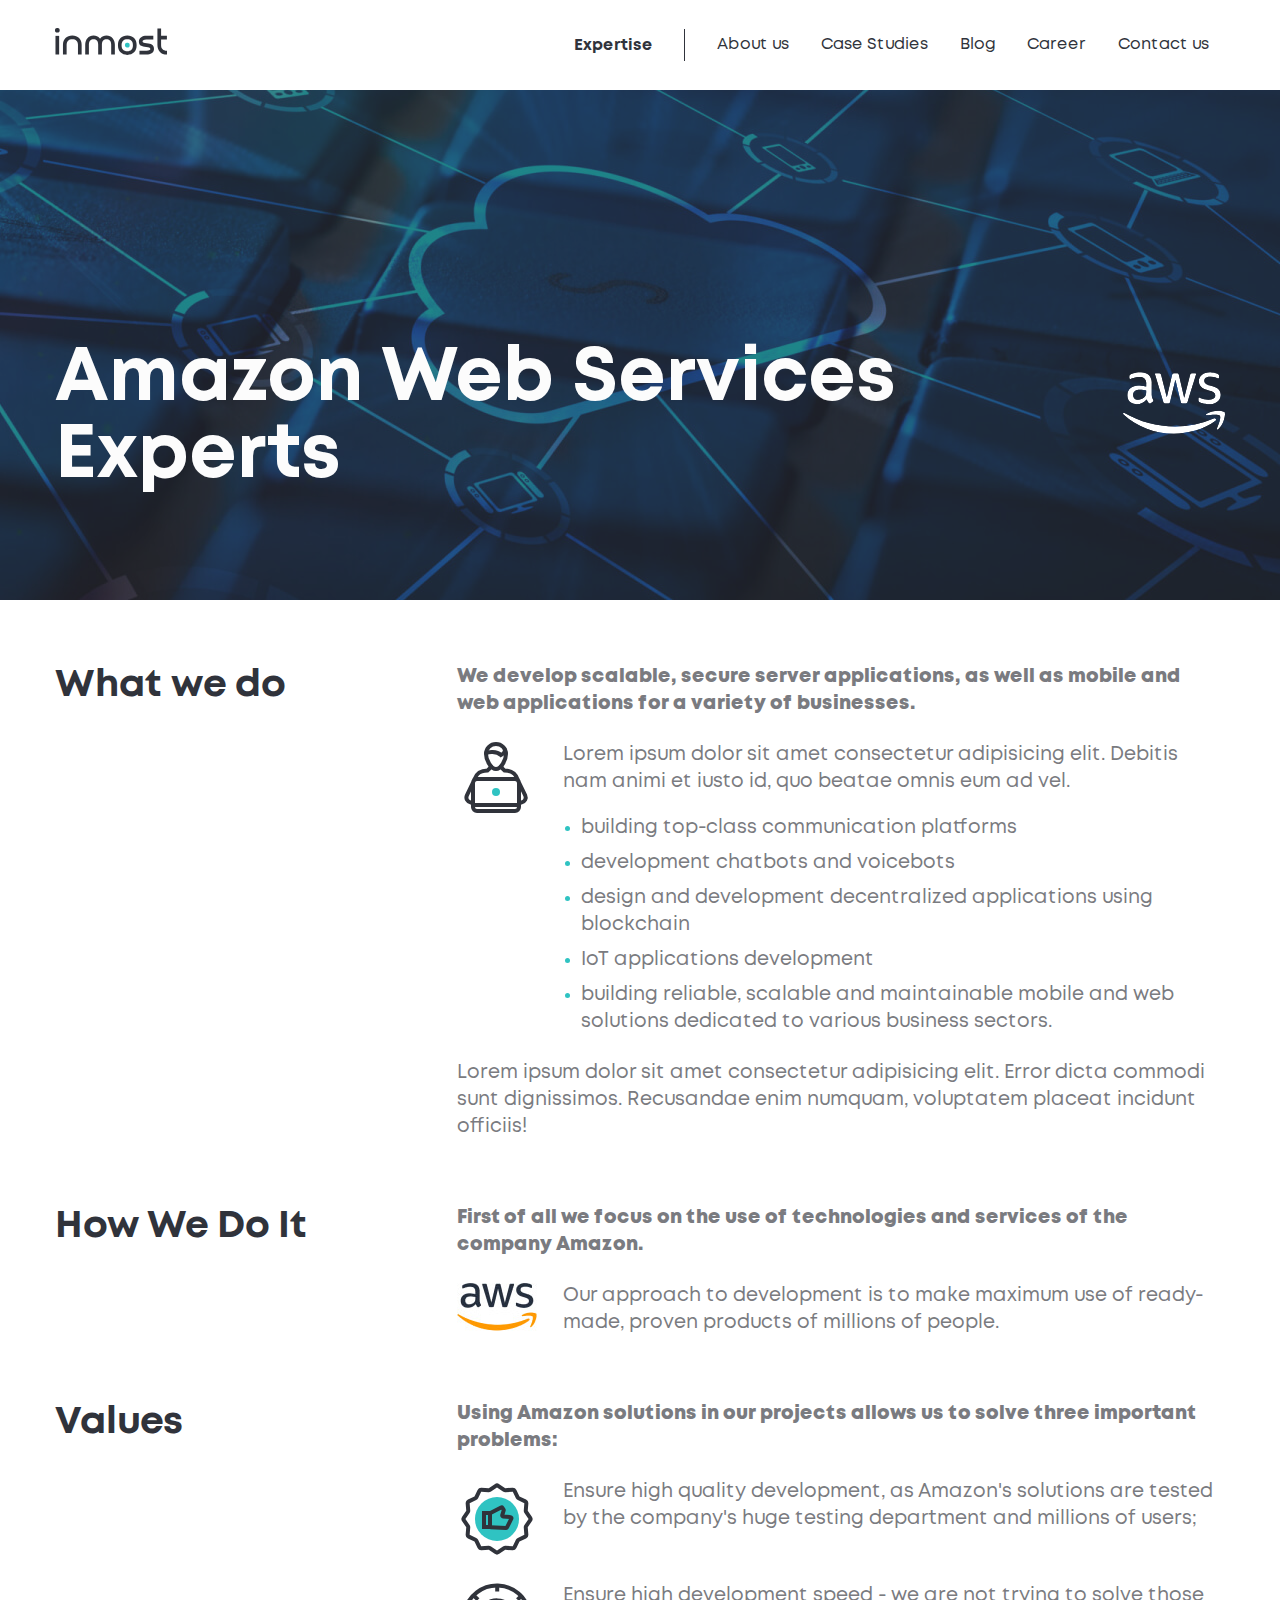
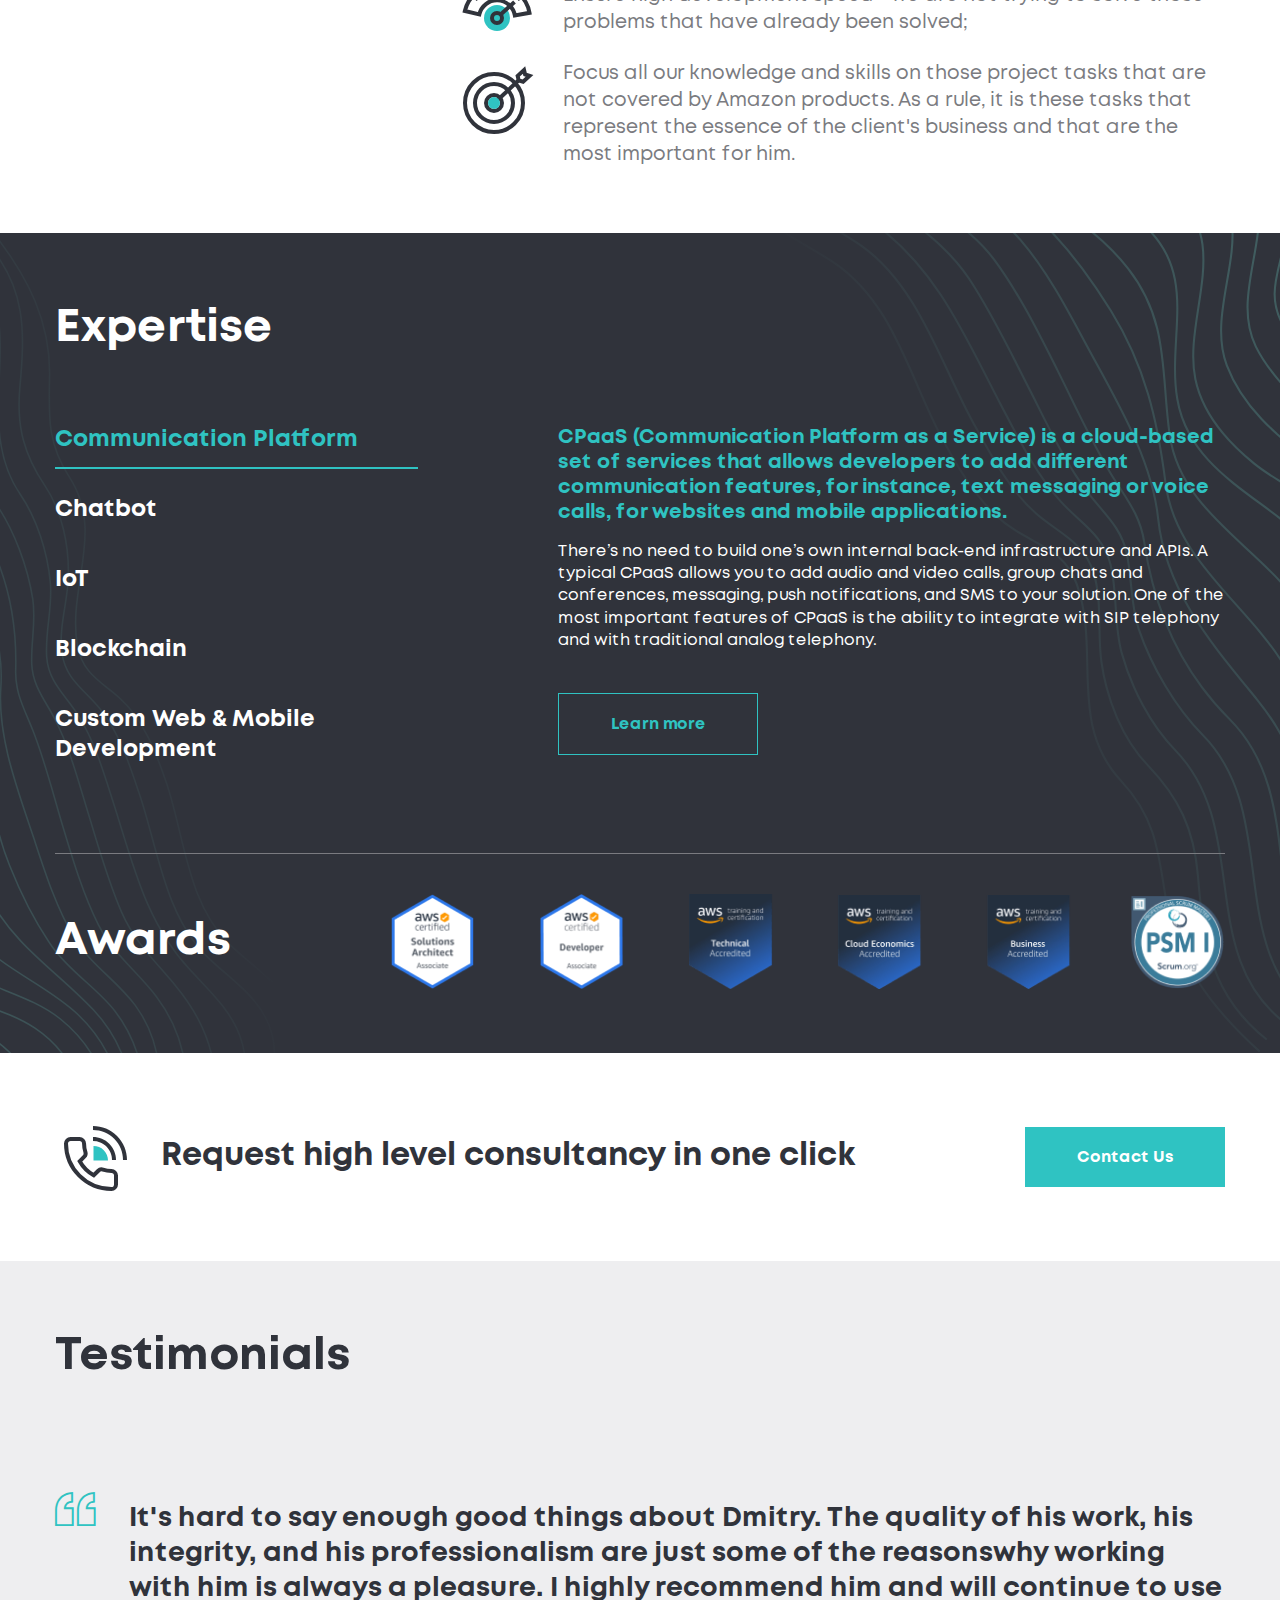
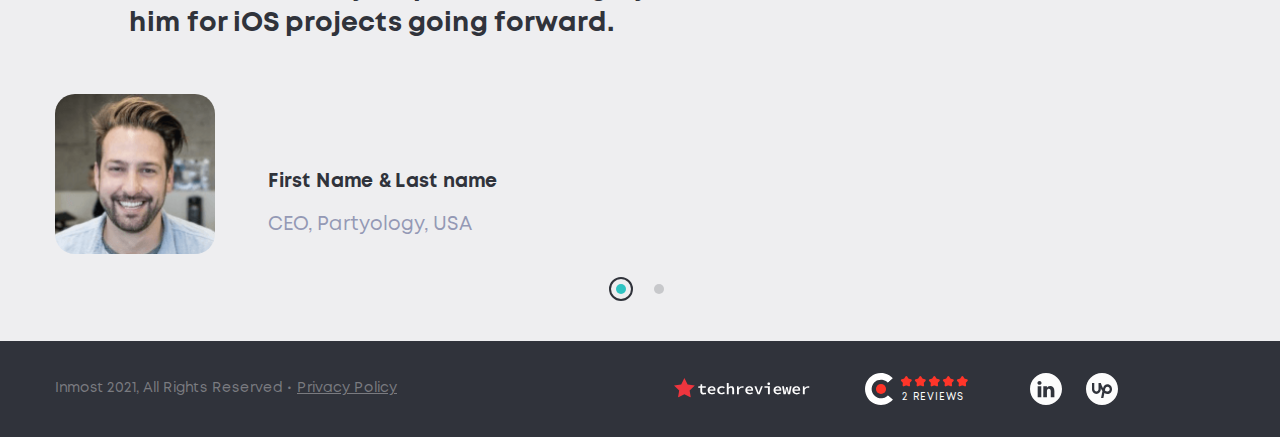
<file: home.html>
<!DOCTYPE html>
<html lang="en">
  <head>
    <meta charset="UTF-8">
    <meta http-equiv="X-UA-Compatible" content="IE=edge">
    <meta name="viewport" content="width=device-width, initial-scale=1.0">
    <link rel="shortcut icon" href="img/favicon.png" type="image/x-icon">
    <link rel="stylesheet" href="css/style.min.css">
    <title>Home</title>
  </head>

  <body>
      <div id="wrapper"> <!-- start wrapper -->


<header class="header header--white">
  <div class="container header__container">
    <a href="./" class="logo header__logo">
      <svg width="112" height="27" viewBox="0 0 112 27" fill="none" xmlns="http://www.w3.org/2000/svg">
        <path d="M4.14653 26.4991H0.476746V7.86426H4.14653V26.4991Z"/>
        <path d="M26.6417 26.4986H22.9719V16.8237C22.9719 15.0126 22.4476 13.6305 21.4468 12.6297C20.4936 11.6765 19.1114 11.1999 17.3004 11.1999C15.537 11.1999 14.1549 11.6765 13.154 12.6297C12.1531 13.6305 11.6289 15.0126 11.6289 16.8237V26.4986H7.95911V16.8237C7.95911 14.0118 8.81698 11.7718 10.5327 10.0084C12.2485 8.34029 14.4885 7.48242 17.3004 7.48242C20.1123 7.48242 22.3523 8.34029 24.068 10.0084C25.7838 11.7241 26.6417 14.0118 26.6417 16.8237V26.4986Z"/>
        <path d="M45.0385 10.6281C45.1815 10.4852 45.2768 10.2945 45.4198 10.1515C46.9449 8.38815 48.9942 7.53027 51.5202 7.53027C54.0938 7.53027 56.0955 8.38815 57.6206 10.1515C59.0981 11.8673 59.8606 14.1073 59.8606 16.8239V26.4988H56.1908V16.8239C56.1908 14.9652 55.7619 13.5354 54.8564 12.5345C54.0462 11.629 52.95 11.1524 51.5202 11.1524C50.0904 11.1524 48.9942 11.629 48.184 12.5345C47.3262 13.5354 46.8972 14.9652 46.8972 16.8239V26.4988H43.1798V16.8239C43.1798 14.9652 42.7508 13.5354 41.893 12.5345C41.0828 11.629 39.9866 11.1524 38.5568 11.1524C37.127 11.1524 36.0308 11.629 35.2206 12.5345C34.3151 13.5354 33.8862 14.9652 33.8862 16.8239V26.4988H30.2164V16.8239C30.2164 14.0596 30.9789 11.8196 32.4564 10.1515C33.9815 8.38815 36.0308 7.53027 38.5568 7.53027C41.0828 7.53027 43.1321 8.38815 44.6572 10.1515C44.8002 10.2945 44.9432 10.4375 45.0385 10.6281Z"/>
        <path d="M72.2514 11.2001C70.488 11.2001 69.1059 11.6767 68.105 12.6298C67.1042 13.6307 66.5799 15.1558 66.5799 17.1575C66.5799 19.1592 67.1042 20.6843 68.105 21.6852C69.1059 22.686 70.4404 23.1626 72.2514 23.1626C74.0625 23.1626 75.397 22.686 76.3978 21.6852C77.3987 20.6843 77.9229 19.1592 77.9229 17.1575C77.9229 15.1081 77.3987 13.6307 76.3978 12.6298C75.397 11.6767 74.0625 11.2001 72.2514 11.2001ZM65.5314 10.0562C67.2472 8.38815 69.4872 7.53027 72.2991 7.53027C75.111 7.53027 77.351 8.38815 79.0667 10.0562C80.7825 11.772 81.6404 14.155 81.6404 17.2052C81.6404 20.2554 80.7825 22.6384 79.0667 24.3541C77.351 26.0698 75.111 26.8801 72.2991 26.8801C69.4872 26.8801 67.2472 26.0222 65.5314 24.3541C63.8157 22.6384 62.9578 20.2554 62.9578 17.2052C62.9102 14.155 63.768 11.772 65.5314 10.0562Z"/>
        <path d="M98.3214 7.86426V11.534H91.4108C90.0286 11.534 88.9801 11.7723 88.2652 12.2489C87.7886 12.5826 87.5503 12.9638 87.5503 13.4404C87.5503 14.1077 87.9793 14.5366 88.8371 14.8226C89.3614 15.0132 90.2669 15.1562 91.6491 15.3468C94.0797 15.6328 95.7954 16.014 96.701 16.5383C98.2261 17.3962 98.9886 18.826 98.9886 20.923C98.9886 22.734 98.1784 24.1638 96.6057 25.2123C95.2712 26.0702 93.5554 26.4991 91.4584 26.4991H84.4525V22.8294H91.4584C92.8406 22.8294 93.8891 22.5911 94.604 22.1145C95.0806 21.7809 95.3189 21.3996 95.3189 20.923C95.3189 20.3034 94.8899 19.8268 94.032 19.4932C93.5078 19.3026 92.6023 19.1596 91.2201 18.9689C88.7895 18.683 87.0737 18.3017 86.1682 17.8251C84.6431 16.9672 83.8806 15.5374 83.8806 13.4404C83.8806 11.6294 84.6908 10.1996 86.2635 9.15107C87.598 8.29319 89.3137 7.86426 91.4108 7.86426H98.3214V7.86426Z"/>
        <path d="M106.09 11.5332V17.157C106.09 18.9681 106.615 20.3502 107.616 21.3034C108.569 22.3043 109.951 22.7809 111.714 22.7809H112.048V26.4506H111.714C108.902 26.4506 106.662 25.5928 104.994 23.877C103.279 22.1613 102.421 19.9213 102.421 17.1094V0.380859H106.09V7.86341H111.905V11.5332H106.09Z"/>
        <path d="M72.729 19.4929H71.8711C70.8226 19.4929 69.9647 18.635 69.9647 17.5865V16.7286C69.9647 15.6801 70.8226 14.8223 71.8711 14.8223H72.729C73.7775 14.8223 74.6354 15.6801 74.6354 16.7286V17.6342C74.6354 18.6827 73.7775 19.4929 72.729 19.4929Z" fill="#2FC3C2"/>
        <path d="M2.7166 4.62298H1.90638C0.857872 4.62298 0 3.76511 0 2.7166V1.90638C0 0.857872 0.857872 0 1.90638 0H2.76426C3.81277 0 4.67064 0.857872 4.67064 1.90638V2.76426C4.62298 3.76511 3.76511 4.62298 2.7166 4.62298Z"/>
      </svg>                
    </a>

    <div class="nav nav-drop header__nav">
      <div class="nav-drop__inner">
        <div class="nav-drop__content">
          <ul class="nav__list">
            <li class="submenu">
              <span class="submenu-title submenu__title">Expertise <i class="icon-arrow-down"></i></span>
              <div class="submenu__inner">
                <ul class="submenu-list">
                  <li><a href="expertise.html">IoT</a></li>
                  <li><a href="expertise.html">Blockchain</a></li>
                  <li><a href="expertise.html">Chatbots and voicebots</a></li>
                  <li><a href="expertise.html">Custom Web & Mobile Development</a></li>
                  <li><a href="expertise.html">Communication Platform</a></li>
                </ul>
              </div>  
            </li>
            <li><a href="about.html">About us</a></li>
            <li><a href="cases.html">Case Studies</a></li>
            <li><a href="blog.html">Blog</a></li>
            <li><a href="career.html">Career</a></li>
            <li><a href="contacts.html">Contact us</a></li>
          </ul>

          <a href="contact.html" class="btn header__btn">Contact Us</a>

          <ul class="header__social-list">
            <li>
              <a href="#" target="_blank">
                <svg width="32" height="32" viewBox="0 0 32 32">
                  <use xlink:href="#linkedin" />
                </svg>                                                                 
              </a>
            </li>
            <li>
              <a href="#" target="_blank">
                <svg width="32" height="32" viewBox="0 0 32 32">
                  <use xlink:href="#upwork" />
                </svg>                             
              </a>
            </li>
          </ul>
        </div>
      </div>
    </div>

    <button class="hamburger hamburger--spin header__hamburger hamburger-js">
      <span class="hamburger-box">
        <span class="hamburger-inner"></span>
      </span>
    </button>
    
  </div>
</header>

<main class="home">
  <div class="main-banner main-banner--home" style="background-image: url('img/banner-home.jpg');">
    <div class="container main-banner__container">
      <div class="main-banner__content">
        <div class="main-banner__title">
          <h1 class="banner-title">Amazon Web Services<br>Experts</h1>
        </div>
        <div class="main-banner__logo amazon-logo">
          <img src="img/aws_icon.svg" alt="amazon logo.">       
        </div>
      </div>
    </div>
  </div>

  <div class="container content">

    <section class="content-section">
      <div class="content-section__title">
        <h3>What we do</h3>
      </div>
      <div class="content-section__content">
        <h4 class="content-subtitle">We develop scalable, secure server applications, as well as mobile and web applications for a variety of businesses.</h4>
        <div class="content-media">
          <div class="content-media__img">
            <img src="img/Group623.svg" alt="alt.">
          </div>
          <div class="content-media__text">
              <p>Lorem ipsum dolor sit amet consectetur adipisicing elit. Debitis nam animi et iusto id, quo beatae omnis eum ad vel.</p>
              <ul>
                <li>building top-class communication platforms</li>
                <li>development chatbots and voicebots</li>
                <li>design and development decentralized applications using blockchain</li>
                <li>IoT applications development</li>
                <li>building reliable, scalable and maintainable mobile and web solutions dedicated to various business sectors.</li>
              </ul>
          </div>
        </div>
        <p>Lorem ipsum dolor sit amet consectetur adipisicing elit. Error dicta commodi sunt dignissimos. Recusandae enim numquam, voluptatem placeat incidunt officiis!</p>
      </div>
    </section>

    <section class="content-section">
      <div class="content-section__title">
        <h3>How We Do It</h3>
      </div>
      <div class="content-section__content">
        <h3 class="content-subtitle">First of all we focus on the use of technologies and services of the company Amazon.</h3>
      <div class="content-media">
          <div class="content-media__img">
            <img src="img/image414.jpg" alt="Amazon logo.">
          </div>
          <div class="content-media__text">
            <p>Our approach to development is to make maximum use of ready-made, proven products of millions of people.</p>
          </div>
        </div>
      </div>
    </section>

    <section class="content-section">
      <div class="content-section__title">
        <h3>Values</h3>
      </div>
      <div class="content-section__content">
        <h3 class="content-subtitle">Using Amazon solutions in our projects allows us to solve three important problems:</h3>
        <div class="content-media">
          <div class="content-media__img">
            <img src="img/Work-by-sprints.svg" alt="Cool finger.">
          </div>
          <div class="content-media__text">
            <p>Ensure high quality development, as Amazon's solutions are tested by the company's huge testing department and millions of users;</p>
          </div>
        </div>
        <div class="content-media">
          <div class="content-media__img">
            <img src="img/Work-by-sprints-1.svg" alt="alt.">
          </div>
          <div class="content-media__text">
            <p>Ensure high development speed - we are not trying to solve those problems that have already been solved;</p>
          </div>
        </div>
        <div class="content-media">
          <div class="content-media__img">
            <img src="img/Work-by-sprints-2.svg" alt="alt.">
          </div>
          <div class="content-media__text">
            <p>Focus all our knowledge and skills on those project tasks that are not covered by Amazon products. As a rule, it is these tasks that represent the essence of the client's business and that are the most important for him.</p>
          </div>
        </div>
      </div>
    </section>
  </div>

  <div class="expertise-block">
    <div class="container">

      <h2 class="expertise-block__title">Expertise</h2>

      <div class="expertise-block__tabs-wrap">
        <div id="expertiseTabs" class="tabs-set expertise-block__tabs">
          <a href="#eb-tab-1" class="tabs-set__tab active">
            <div class="tabs-set__title">Communication Platform <i class="icon-arrow-down"></i></div>
          </a>
          <div class="tabs-set__inner">
            <div class="expertise-block-content">  
              <h4 class="expertise-block-content__title">CPaaS (Communication Platform as a Service) is a cloud-based set of services that allows developers to add different communication features, for instance, text messaging or voice calls, for websites and mobile applications.</h4>
              <p>There’s no need to build one’s own internal back-end infrastructure and APIs. A typical CPaaS allows you to add audio and video calls, group chats and conferences, messaging, push notifications, and SMS to your solution. One of the most important features of CPaaS is the ability to integrate with SIP telephony and with traditional analog telephony.</p>
              <a href="#" class="btn btn--transparent expertise-block-content__btn">Learn more</a>
            </div>
          </div>
          <a href="#eb-tab-2" class="tabs-set__tab">
            <div class="tabs-set__title">Chatbot <i class="icon-arrow-down"></i></div>
          </a>
          <div class="tabs-set__inner">
            <div class="expertise-block-content">  
              <h4 class="expertise-block-content__title">According to a CNBC survey, chatbots will save companies about $8 billion a year by 2020.</h4>
              <p>A chatbot is a program that reacts to text entered by a user in a chat section of a site or in an instant messenger, analyzes it and tries to respond meaningfully, imitating a real person’s presence. At the beginning chatbots were able to communicate in the text format only, but now they mastered natural language analysis and speech-to-text transformation for the answer.</p>
              <a href="#" class="btn btn--transparent expertise-block-content__btn">Learn more</a>
            </div>
          </div>
          <a href="#eb-tab-3" class="tabs-set__tab">
            <div class="tabs-set__title">IoT <i class="icon-arrow-down"></i></div>
          </a>
          <div class="tabs-set__inner">
            <div class="expertise-block-content">  
              <h4 class="expertise-block-content__title">IoT smart solutions that solve complex problems</h4>
              <p>Inmost has been engaged in IoT development since its inception and has a number of successful projects in this field in its portfolio. There is a fact that separates us from a number of companies that also position themselves as developers in the field of IoT.</p>
              <p>The fact is that a large number of technologies and practices that underlie IoT have been around for decades, for example, various production process management systems contain many of them. Developers of IoT solutions also sometimes call themselves companies that develop software for embedded systems, although IoT is more than embedded systems.</p>
              <a href="#" class="btn btn--transparent expertise-block-content__btn">Learn more</a>
            </div>
          </div>
          <a href="#eb-tab-4" class="tabs-set__tab">
            <div class="tabs-set__title">Blockchain <i class="icon-arrow-down"></i></div>
          </a>
          <div class="tabs-set__inner">
            <div class="expertise-block-content">  
              <h4 class="expertise-block-content__title">Blockchain technology solves the problem of building a decentralized, immutable and secure information storage.</h4>
              <p>Starting with 2020, the Internet is undergoing transformation, as the world-famous consulting company Gartner says. Until 2020 the network was considered a place where access to some content was provided. Today the main network content includes various assets the one might have the ownership rights for. Blockchain is a tool that allows owners to connect assets and ownerships into secure and decentralized storage. Gartner estimates that the market share of Blockchain solutions will cover $178 billion by 2025 and $3.1 trillion by 2030.</p>
              <a href="#" class="btn btn--transparent expertise-block-content__btn">Learn more</a>
            </div>
          </div>
          <a href="#eb-tab-5" class="tabs-set__tab">
            <div class="tabs-set__title">Custom Web & Mobile Development <i class="icon-arrow-down"></i></div>
          </a>
          <div class="tabs-set__inner">
            <div class="expertise-block-content">  
              <h4 class="expertise-block-content__title">Most of the company's expertise is based on Amazon technology. Web and mobile development are no exception.</h4>
              <p>Using this approach allows us not only to create working applications - our applications are scalable, resistant to various types of attacks and high loads.Inmost has been developing  web and mobile applications since the company was created. The most part of the company's expertise is based on the Amazon technologies, including the software development for the web and mobile apps. This approach allows us not only to create working applications - our add-ons are scalable and stable, being able to resist different types of attacks and to massive loads.</p>
              <a href="#" class="btn btn--transparent expertise-block-content__btn">Learn more</a>
            </div>
          </div>
        </div>
        
        <div class="tabs-content expertise-block__tabs-content" data-tabs-set="expertiseTabs">
          <div id="eb-tab-1" class="tabs-content__item active">
            <div class="expertise-block-content">  
              <h4 class="expertise-block-content__title">CPaaS (Communication Platform as a Service) is a cloud-based set of services that allows developers to add different communication features, for instance, text messaging or voice calls, for websites and mobile applications.</h4>
              <p>There’s no need to build one’s own internal back-end infrastructure and APIs. A typical CPaaS allows you to add audio and video calls, group chats and conferences, messaging, push notifications, and SMS to your solution. One of the most important features of CPaaS is the ability to integrate with SIP telephony and with traditional analog telephony.</p>
              <a href="#" class="btn btn--transparent expertise-block-content__btn">Learn more</a>
            </div>
          </div>
        
          <div id="eb-tab-2" class="tabs-content__item">
            <div class="expertise-block-content">  
              <h4 class="expertise-block-content__title">According to a CNBC survey, chatbots will save companies about $8 billion a year by 2020.</h4>
              <p>A chatbot is a program that reacts to text entered by a user in a chat section of a site or in an instant messenger, analyzes it and tries to respond meaningfully, imitating a real person’s presence. At the beginning chatbots were able to communicate in the text format only, but now they mastered natural language analysis and speech-to-text transformation for the answer.</p>
              <a href="#" class="btn btn--transparent expertise-block-content__btn">Learn more</a>
            </div>
          </div>
        
          <div id="eb-tab-3" class="tabs-content__item">
            <div class="expertise-block-content">  
              <h4 class="expertise-block-content__title">3 IoT smart solutions that solve complex problems</h4>
              <p>Inmost has been engaged in IoT development since its inception and has a number of successful projects in this field in its portfolio. There is a fact that separates us from a number of companies that also position themselves as developers in the field of IoT.</p>
              <p>The fact is that a large number of technologies and practices that underlie IoT have been around for decades, for example, various production process management systems contain many of them. Developers of IoT solutions also sometimes call themselves companies that develop software for embedded systems, although IoT is more than embedded systems.</p>
              <a href="#" class="btn btn--transparent expertise-block-content__btn">Learn more</a>
            </div>
          </div>

          <div id="eb-tab-4" class="tabs-content__item">
            <div class="expertise-block-content">  
              <h4 class="expertise-block-content__title">Blockchain technology solves the problem of building a decentralized, immutable and secure information storage.</h4>
              <p>Starting with 2020, the Internet is undergoing transformation, as the world-famous consulting company Gartner says. Until 2020 the network was considered a place where access to some content was provided. Today the main network content includes various assets the one might have the ownership rights for. Blockchain is a tool that allows owners to connect assets and ownerships into secure and decentralized storage. Gartner estimates that the market share of Blockchain solutions will cover $178 billion by 2025 and $3.1 trillion by 2030.</p>
              <a href="#" class="btn btn--transparent expertise-block-content__btn">Learn more</a>
            </div>
          </div>

          <div id="eb-tab-5" class="tabs-content__item">
            <div class="expertise-block-content">  
              <h4 class="expertise-block-content__title">Most of the company's expertise is based on Amazon technology. Web and mobile development are no exception.</h4>
              <p>Using this approach allows us not only to create working applications - our applications are scalable, resistant to various types of attacks and high loads.Inmost has been developing  web and mobile applications since the company was created. The most part of the company's expertise is based on the Amazon technologies, including the software development for the web and mobile apps. This approach allows us not only to create working applications - our add-ons are scalable and stable, being able to resist different types of attacks and to massive loads.</p>
              <a href="#" class="btn btn--transparent expertise-block-content__btn">Learn more</a>
            </div>
          </div>
        </div>
      </div>

      <div class="awards">
        <h2 class="awards__title">Awards</h2>
        <ul class="awards__list">
          <li><img src="img/4.png" alt="awards logo."></li>
          <li><img src="img/2-26.png" alt="awards logo."></li>
          <li><img src="img/1.png" alt="awards logo."></li>
          <li><img src="img/2.png" alt="awards logo."></li>
          <li><img src="img/3.png" alt="awards logo."></li>
          <li><img src="img/psm.png" alt="awards logo."></li>
        </ul>
      </div>
    </div>  
  </div>

 
  <div class="contact-block @@mod">
  <div class="container contact-block__container">
    <div class="contact-block__img">
      <svg class="contact-block__svg" width="80" height="80" viewBox="0 0 80 80" fill="none" xmlns="http://www.w3.org/2000/svg">
        <path class="" d="M61 43C61 39.9796 60.4051 36.9888 59.2492 34.1983L55.5537 35.729C56.5085 38.0342 57 40.5049 57 43H61ZM59.2492 34.1983C58.0934 31.4078 56.3992 28.8723 54.2635 26.7365L51.435 29.565C53.1993 31.3293 54.5989 33.4238 55.5537 35.729L59.2492 34.1983ZM54.2635 26.7365C52.1277 24.6008 49.5922 22.9066 46.8017 21.7508L45.271 25.4463C47.5762 26.4011 49.6707 27.8007 51.435 29.565L54.2635 26.7365ZM46.8017 21.7508C44.0112 20.5949 41.0204 20 38 20L38 24C40.4951 24 42.9658 24.4914 45.271 25.4463L46.8017 21.7508Z"/>
        <path d="M72 43C72 38.5351 71.1206 34.1138 69.4119 29.9888L65.7164 31.5195C67.224 35.1593 68 39.0603 68 43H72ZM69.4119 29.9888C67.7032 25.8637 65.1988 22.1156 62.0416 18.9584L59.2132 21.7868C61.999 24.5726 64.2087 27.8797 65.7164 31.5195L69.4119 29.9888ZM62.0416 18.9584C58.8844 15.8012 55.1363 13.2968 51.0112 11.5881L49.4805 15.2836C53.1203 16.7913 56.4274 19.001 59.2132 21.7868L62.0416 18.9584ZM51.0112 11.5881C46.8862 9.87944 42.4649 9 38 9L38 13C41.9397 13 45.8407 13.776 49.4805 15.2836L51.0112 11.5881Z"/>
        <path d="M53 43.5C53 41.5958 52.6249 39.7103 51.8963 37.9511C51.1676 36.1919 50.0995 34.5934 48.753 33.247C47.4066 31.9005 45.8081 30.8324 44.0489 30.1037C42.2897 29.3751 40.4042 29 38.5 29L38.5 43.5H53Z" fill="#2FC3C2"/>
        <path d="M30.4202 35.0792L30.4158 35.0653L30.4113 35.0515C29.5322 32.3904 29.0556 29.5355 29.0556 26.5556C29.0556 24.0454 27.0101 22 24.5 22H15.5556C13.0454 22 11 24.0454 11 26.5556C11 51.6568 31.3432 72 56.4444 72C58.9546 72 61 69.9546 61 67.4444V58.5256C61 56.0154 58.9546 53.97 56.4444 53.97C53.4924 53.97 50.615 53.4942 47.9572 52.6172C46.3411 52.0684 44.5253 52.4874 43.3002 53.7125L38.7291 58.2836C32.8657 54.9826 27.9943 50.1269 24.7138 44.2735L29.2875 39.6998C30.553 38.4343 30.9148 36.6529 30.4202 35.0792Z" stroke-width="4"/>
      </svg>          
    </div>
    <div class="contact-block__title">Request high level consultancy in one click</div>
    <a href="#" class="btn">Contact Us</a>
  </div>
</div> 

  <section class="reviews">
  <div class="container reviews__container">
    <h2 class="reviews__title">Testimonials</h2>
  </div>

  <div class="reviews__swiper">
    <div class="swiper reviews-swiper js-reviews-swiper">
      <div class="swiper-wrapper">
        <div class="swiper-slide">
          
          <!-- text review -->
          <div class="review review--text reviews-swiper__review reviews-swiper__review--text">
            <div class="container review__container">
              <blockquote class="review__quote">It's hard to say enough good things about Dmitry. The quality of his work, his integrity, and his professionalism are just some of the reasonswhy working with him is always a pleasure. I highly recommend him and will continue to use him for iOS projects going forward.</blockquote>
              <div class="person-review review__des">
                <div class="person-review__img">
                  <img src="img/person-review.jpg" alt="First Name & Last name">
                </div>
                <div>
                  <div class="person-review__name">First Name & Last name</div>
                  <div class="person-review__des">CEO, Partyology, USA</div>
                </div>
              </div>
            </div>
          </div>
        </div>

        <div class="swiper-slide">
          <!-- video review -->
          <div class="review reviews-swiper__review" style="background-image: url('img/review-1-bg.jpg');">
            <div class="container review__container">
              <div class="btn-play js-play-video review__play-btn" data-url="https://www.youtube.com/watch?v=tOwjEOt1zYU" data-popup-open="videoReview"></div>
              <!--  <blockquote class="review__quote">I highly recommend Inmost and will continue to work with them for iOS projects.</blockquote> -->
              <div class="review__des">
                <div class="review__name">First Name & Last name</div>
                <p>Shemesh Health Solutions Pty Ltd, South Africa</p>
              </div>
            </div>
          </div>
        </div>
      </div>

      <div class="swiper-pagination"></div>
    
      <div class="swiper-button-prev"></div>
      <div class="swiper-button-next"></div>
    </div>
  </div>  
</section>

</main>

  <footer class="footer">
    <div class="container footer__container">
      <div class="footer__links links-footer">
        <div class="links-footer__item">
          <a href="/" target="_blank" class="clutch-logo">
            <img src="img/clutch.svg" alt="Clutch logo.">
            <span class="clutch-logo__text">2 reviews</span>
          </a>
        </div>
        <div class="links-footer__item">
          <a href="#" target="_blank" class="techeviewer-logo">
            <img src="img/techeviewer.svg" alt="techeviewer logo.">
          </a>
        </div>
        <ul class="links-footer__item social-list">
          <li>
            <a href="#" target="_blank">
              <svg width="32" height="32" viewBox="0 0 32 32">
                <use xlink:href="#linkedin" />
              </svg>                 
            </a>
          </li>
          <li>
            <a href="#" target="_blank">
              <svg width="32" height="32" viewBox="0 0 32 32">
                <use xlink:href="#upwork" />
              </svg>              
            </a>
          </li>
        </ul>
      </div>
      <div class="footer__copy copyright">
        Inmost 2021, All Rights Reserved
        <span class="privat-policy-link"><a href="privacy-policy.html">Privacy Policy</a></span>
      </div>

    </div>
  </footer>


  <div class="page-start-btn" role="button"></div>

  <div class="popup" id="videoReview">
  <div class="popup__container">
    <div class="popup__close popup-close"><i class="icon-close"></i></div>
    <div class="popup__load">
      <img src="img/load.svg" alt="loading.">
    </div>
    <div class="popup-content">
      
    </div>
  </div>
</div>


  <svg display="none" width="0" height="0" version="1.1" xmlns="http://www.w3.org/2000/svg" xmlns:xlink="http://www.w3.org/1999/xlink">
    <defs>
      <symbol id="linkedin" width="32" height="32" viewBox="0 0 32 32">
        <path fill-rule="evenodd" clip-rule="evenodd" d="M16 0C7.16344 0 0 7.16344 0 16C0 24.8366 7.16344 32 16 32C24.8366 32 32 24.8366 32 16C32 7.16344 24.8366 0 16 0ZM9.49108 11.7649C10.7554 11.7649 11.5428 10.9279 11.5428 9.8818C11.5193 8.8136 10.7554 8 9.51498 8C8.27456 8 7.46362 8.8136 7.46362 9.8818C7.46362 10.9279 8.2506 11.7649 9.46791 11.7649H9.49108ZM11.303 24.1464V13.2519H7.6771V24.1464H11.303ZM24.3821 17.8998L24.3819 24.1464H20.7561V18.3178C20.7561 16.8538 20.2314 15.8548 18.9188 15.8548C17.9171 15.8548 17.3204 16.5283 17.0583 17.1788C16.9625 17.4119 16.9389 17.7367 16.9389 18.0623V24.1467H13.3125C13.3125 24.1467 13.3603 14.2745 13.3125 13.2522H16.9389V14.7953C17.4202 14.0535 18.2821 12.9961 20.2072 12.9961C22.5933 12.9961 24.3821 14.5535 24.3821 17.8998Z"/>
      </symbol>  
      <symbol id="upwork" width="32" height="32" viewBox="0 0 32 32">
        <path fill-rule="evenodd" clip-rule="evenodd" d="M16 32C24.8366 32 32 24.8366 32 16C32 7.16344 24.8366 0 16 0C7.16344 0 0 7.16344 0 16C0 24.8366 7.16344 32 16 32ZM18.9058 17.4392C19.6883 18.1091 20.5492 18.5208 21.4675 18.5208C22.0646 18.5201 22.6371 18.269 23.0595 17.8225C23.4819 17.376 23.7197 16.7706 23.7208 16.1389C23.7204 15.5071 23.4829 14.9013 23.0606 14.4546C22.6383 14.0078 22.0656 13.7566 21.4683 13.7562C19.81 13.7562 19.275 15.4461 19.1025 16.4536L19.0958 16.4907L18.9058 17.4392ZM17.0425 15.1939C17.7092 12.7988 19.3517 11.3452 21.4675 11.3452C23.9675 11.3452 26 13.4952 26 16.1398C26 18.7826 23.9675 20.9441 21.4675 20.9441C20.3 20.9441 19.2817 20.5651 18.3958 19.9665L17.385 25H15.0542L16.4483 18.0598C15.7883 17.1853 15.2442 16.1962 14.8033 15.2204V16.2694C14.8033 18.8382 12.8283 20.9441 10.4008 20.9441C7.975 20.9441 6 18.8382 6 16.2694V10H8.28V16.2694C8.28044 16.8645 8.50395 17.4351 8.90151 17.8562C9.29908 18.2772 9.83826 18.5143 10.4008 18.5155C10.9636 18.5146 11.5031 18.2776 11.901 17.8566C12.2989 17.4355 12.5227 16.8647 12.5233 16.2694V10H14.8033C15.2525 11.6361 16.0258 13.5772 17.0425 15.1939Z"/>
      </symbol> 
    </defs>
  </svg>  

</div> <!-- end wrapper -->

<script src="js/main.min.js"></script>

</body>
</html>
</file>
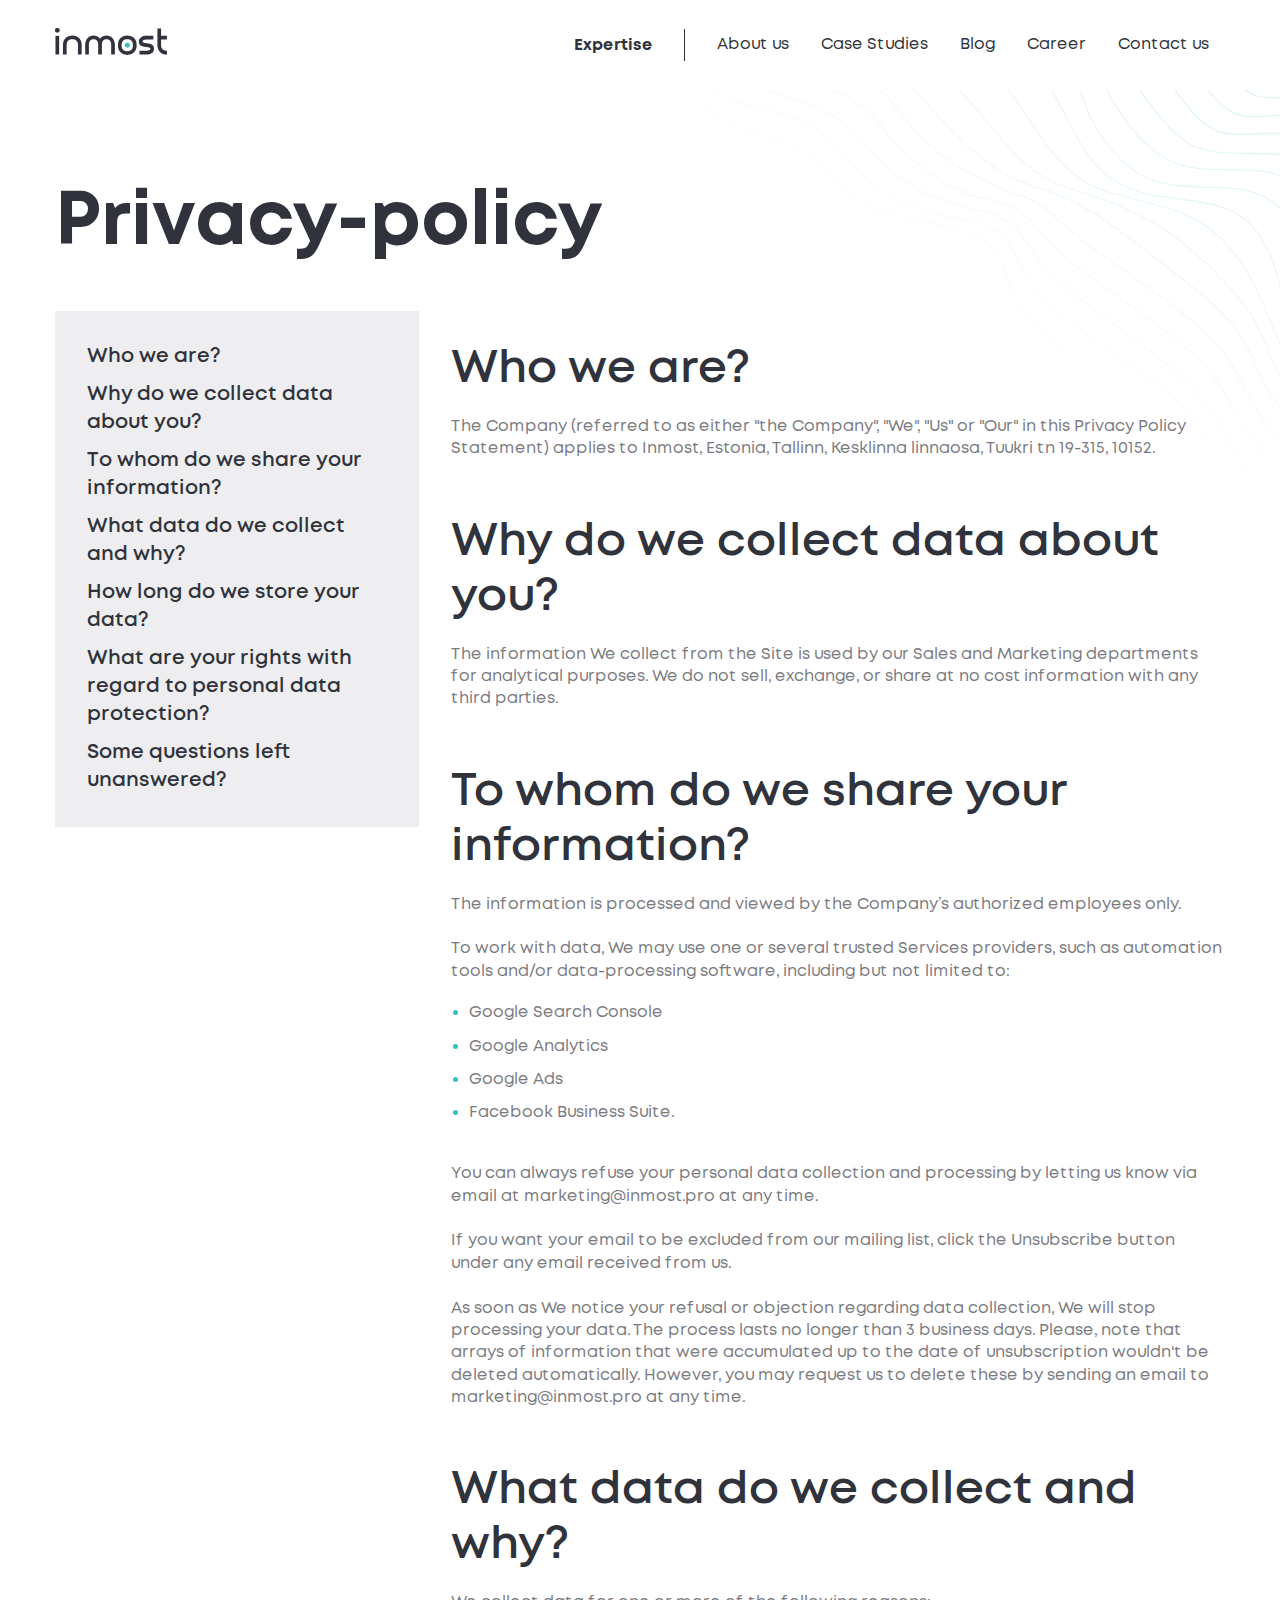
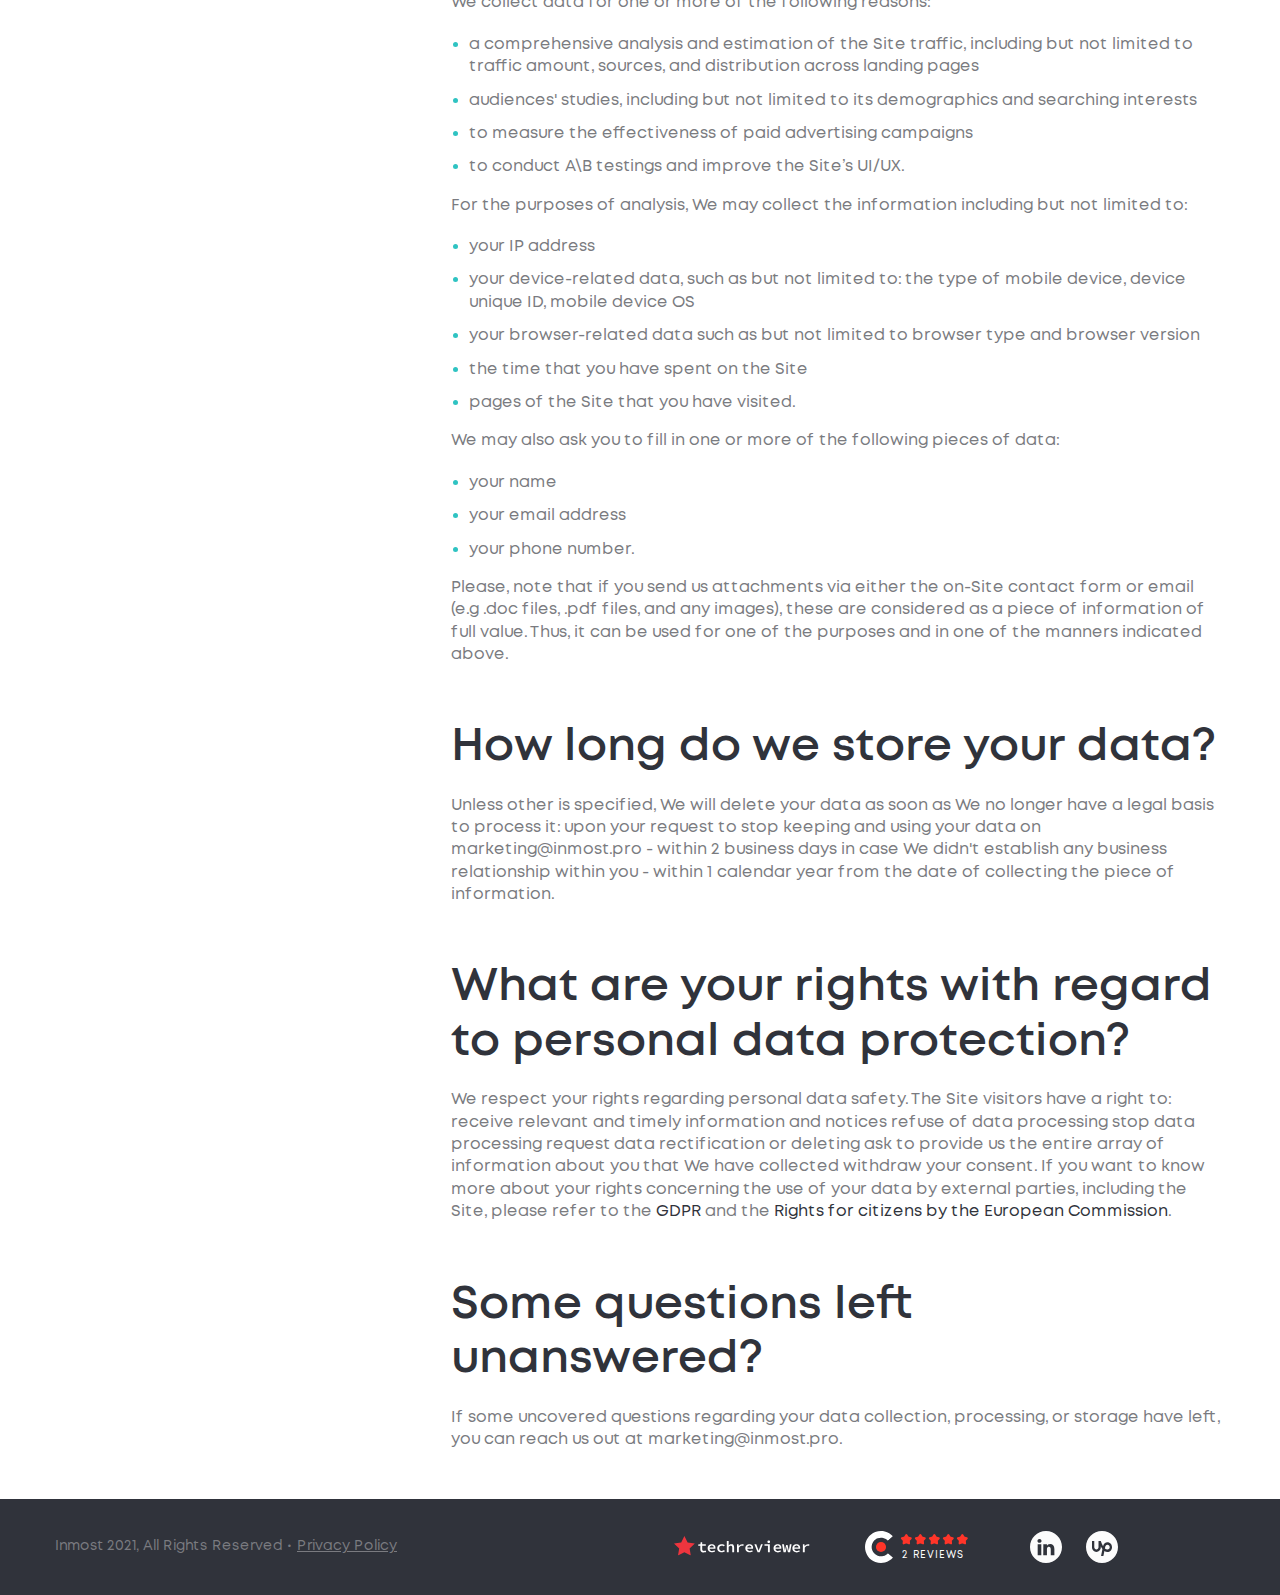
<file: privacy-policy.html>
<!DOCTYPE html>
<html lang="en">
  <head>
    <meta charset="UTF-8">
    <meta http-equiv="X-UA-Compatible" content="IE=edge">
    <meta name="viewport" content="width=device-width, initial-scale=1.0">
    <link rel="shortcut icon" href="img/favicon.png" type="image/x-icon">
    <link rel="stylesheet" href="css/style.min.css">
    <title>Privacy-policy</title>
  </head>

  <body>
      <div id="wrapper"> <!-- start wrapper -->


<header class="header header--fill">
  <div class="container header__container">
    <a href="./" class="logo header__logo">
      <svg width="112" height="27" viewBox="0 0 112 27" fill="none" xmlns="http://www.w3.org/2000/svg">
        <path d="M4.14653 26.4991H0.476746V7.86426H4.14653V26.4991Z"/>
        <path d="M26.6417 26.4986H22.9719V16.8237C22.9719 15.0126 22.4476 13.6305 21.4468 12.6297C20.4936 11.6765 19.1114 11.1999 17.3004 11.1999C15.537 11.1999 14.1549 11.6765 13.154 12.6297C12.1531 13.6305 11.6289 15.0126 11.6289 16.8237V26.4986H7.95911V16.8237C7.95911 14.0118 8.81698 11.7718 10.5327 10.0084C12.2485 8.34029 14.4885 7.48242 17.3004 7.48242C20.1123 7.48242 22.3523 8.34029 24.068 10.0084C25.7838 11.7241 26.6417 14.0118 26.6417 16.8237V26.4986Z"/>
        <path d="M45.0385 10.6281C45.1815 10.4852 45.2768 10.2945 45.4198 10.1515C46.9449 8.38815 48.9942 7.53027 51.5202 7.53027C54.0938 7.53027 56.0955 8.38815 57.6206 10.1515C59.0981 11.8673 59.8606 14.1073 59.8606 16.8239V26.4988H56.1908V16.8239C56.1908 14.9652 55.7619 13.5354 54.8564 12.5345C54.0462 11.629 52.95 11.1524 51.5202 11.1524C50.0904 11.1524 48.9942 11.629 48.184 12.5345C47.3262 13.5354 46.8972 14.9652 46.8972 16.8239V26.4988H43.1798V16.8239C43.1798 14.9652 42.7508 13.5354 41.893 12.5345C41.0828 11.629 39.9866 11.1524 38.5568 11.1524C37.127 11.1524 36.0308 11.629 35.2206 12.5345C34.3151 13.5354 33.8862 14.9652 33.8862 16.8239V26.4988H30.2164V16.8239C30.2164 14.0596 30.9789 11.8196 32.4564 10.1515C33.9815 8.38815 36.0308 7.53027 38.5568 7.53027C41.0828 7.53027 43.1321 8.38815 44.6572 10.1515C44.8002 10.2945 44.9432 10.4375 45.0385 10.6281Z"/>
        <path d="M72.2514 11.2001C70.488 11.2001 69.1059 11.6767 68.105 12.6298C67.1042 13.6307 66.5799 15.1558 66.5799 17.1575C66.5799 19.1592 67.1042 20.6843 68.105 21.6852C69.1059 22.686 70.4404 23.1626 72.2514 23.1626C74.0625 23.1626 75.397 22.686 76.3978 21.6852C77.3987 20.6843 77.9229 19.1592 77.9229 17.1575C77.9229 15.1081 77.3987 13.6307 76.3978 12.6298C75.397 11.6767 74.0625 11.2001 72.2514 11.2001ZM65.5314 10.0562C67.2472 8.38815 69.4872 7.53027 72.2991 7.53027C75.111 7.53027 77.351 8.38815 79.0667 10.0562C80.7825 11.772 81.6404 14.155 81.6404 17.2052C81.6404 20.2554 80.7825 22.6384 79.0667 24.3541C77.351 26.0698 75.111 26.8801 72.2991 26.8801C69.4872 26.8801 67.2472 26.0222 65.5314 24.3541C63.8157 22.6384 62.9578 20.2554 62.9578 17.2052C62.9102 14.155 63.768 11.772 65.5314 10.0562Z"/>
        <path d="M98.3214 7.86426V11.534H91.4108C90.0286 11.534 88.9801 11.7723 88.2652 12.2489C87.7886 12.5826 87.5503 12.9638 87.5503 13.4404C87.5503 14.1077 87.9793 14.5366 88.8371 14.8226C89.3614 15.0132 90.2669 15.1562 91.6491 15.3468C94.0797 15.6328 95.7954 16.014 96.701 16.5383C98.2261 17.3962 98.9886 18.826 98.9886 20.923C98.9886 22.734 98.1784 24.1638 96.6057 25.2123C95.2712 26.0702 93.5554 26.4991 91.4584 26.4991H84.4525V22.8294H91.4584C92.8406 22.8294 93.8891 22.5911 94.604 22.1145C95.0806 21.7809 95.3189 21.3996 95.3189 20.923C95.3189 20.3034 94.8899 19.8268 94.032 19.4932C93.5078 19.3026 92.6023 19.1596 91.2201 18.9689C88.7895 18.683 87.0737 18.3017 86.1682 17.8251C84.6431 16.9672 83.8806 15.5374 83.8806 13.4404C83.8806 11.6294 84.6908 10.1996 86.2635 9.15107C87.598 8.29319 89.3137 7.86426 91.4108 7.86426H98.3214V7.86426Z"/>
        <path d="M106.09 11.5332V17.157C106.09 18.9681 106.615 20.3502 107.616 21.3034C108.569 22.3043 109.951 22.7809 111.714 22.7809H112.048V26.4506H111.714C108.902 26.4506 106.662 25.5928 104.994 23.877C103.279 22.1613 102.421 19.9213 102.421 17.1094V0.380859H106.09V7.86341H111.905V11.5332H106.09Z"/>
        <path d="M72.729 19.4929H71.8711C70.8226 19.4929 69.9647 18.635 69.9647 17.5865V16.7286C69.9647 15.6801 70.8226 14.8223 71.8711 14.8223H72.729C73.7775 14.8223 74.6354 15.6801 74.6354 16.7286V17.6342C74.6354 18.6827 73.7775 19.4929 72.729 19.4929Z" fill="#2FC3C2"/>
        <path d="M2.7166 4.62298H1.90638C0.857872 4.62298 0 3.76511 0 2.7166V1.90638C0 0.857872 0.857872 0 1.90638 0H2.76426C3.81277 0 4.67064 0.857872 4.67064 1.90638V2.76426C4.62298 3.76511 3.76511 4.62298 2.7166 4.62298Z"/>
      </svg>                
    </a>

    <div class="nav nav-drop header__nav">
      <div class="nav-drop__inner">
        <div class="nav-drop__content">
          <ul class="nav__list">
            <li class="submenu">
              <span class="submenu-title submenu__title">Expertise <i class="icon-arrow-down"></i></span>
              <div class="submenu__inner">
                <ul class="submenu-list">
                  <li><a href="expertise.html">IoT</a></li>
                  <li><a href="expertise.html">Blockchain</a></li>
                  <li><a href="expertise.html">Chatbots and voicebots</a></li>
                  <li><a href="expertise.html">Custom Web & Mobile Development</a></li>
                  <li><a href="expertise.html">Communication Platform</a></li>
                </ul>
              </div>  
            </li>
            <li><a href="about.html">About us</a></li>
            <li><a href="cases.html">Case Studies</a></li>
            <li><a href="blog.html">Blog</a></li>
            <li><a href="career.html">Career</a></li>
            <li><a href="contacts.html">Contact us</a></li>
          </ul>

          <a href="contact.html" class="btn header__btn">Contact Us</a>

          <ul class="header__social-list">
            <li>
              <a href="#" target="_blank">
                <svg width="32" height="32" viewBox="0 0 32 32">
                  <use xlink:href="#linkedin" />
                </svg>                                                                 
              </a>
            </li>
            <li>
              <a href="#" target="_blank">
                <svg width="32" height="32" viewBox="0 0 32 32">
                  <use xlink:href="#upwork" />
                </svg>                             
              </a>
            </li>
          </ul>
        </div>
      </div>
    </div>

    <button class="hamburger hamburger--spin header__hamburger hamburger-js">
      <span class="hamburger-box">
        <span class="hamburger-inner"></span>
      </span>
    </button>
    
  </div>
</header>

<main class="provat-policy">
	<div class="main-banner main-banner--simple">
		<div class="container main-banner__container">
      <div class="main-banner__content">
        <div class="main-banner__title">
          <h1 class="banner-title">Privacy-policy</h1>
        </div>
      </div>
		</div>
	</div>

  <div class="aside-container container">
    <aside class="aside-container__aside">
      <div class="sidebar aside-container__sidebar">
        <ul class="sidebar__list"><li><a href="#who">Who we are?</a></li><li><a href="#why">Why do we collect data about you?</a></li><li><a href="#datasharing">To whom do we share your information?</a></li><li><a href="#whatdata">What data do we collect and why?</a></li><li><a href="#howlong">How long do we store your data?</a></li><li><a href="#rights">What are your rights with regard to personal data protection?</a></li><li><a href="#questions">Some questions left unanswered?</a></li></ul>
      </div>
    </aside>
    <div class="aside-container__content">
      <div class="content provat-policy__content">
        <h2 id="who">Who we are?</h2>
        <p>The Company (referred to as either "the Company", "We", "Us" or "Our" in this Privacy Policy Statement) applies to Inmost, Estonia, Tallinn, Kesklinna linnaosa, Tuukri tn 19-315, 10152.</p>
        <h2 id="why">Why do we collect data about you?</h2><p>The information We collect from the Site is used by our Sales and Marketing departments for analytical purposes. We do not sell, exchange, or share at no cost information with any third parties.</p><h2 id="datasharing">To whom do we share your information?</h2><p>The information is processed and viewed by the Company’s authorized employees only.<br><br>To work with data, We may use one or several trusted Services providers, such as automation tools and/or data-processing software, including but not limited to:</p><ul><li>Google Search Console</li><li>Google Analytics</li><li>Google Ads</li><li>Facebook Business Suite.</li></ul><p><br>You can always refuse your personal data collection and processing by letting us know via email at marketing@inmost.pro at any time. <br><br>If you want your email to be excluded from our mailing list, click the Unsubscribe button under any email received from us. <br><br>As soon as We notice your refusal or objection regarding data collection, We will stop processing your data. The process lasts no longer than 3 business days. Please, note that arrays of information that were accumulated up to the date of unsubscription wouldn't be deleted automatically. However, you may request us to delete these by sending an email to marketing@inmost.pro at any time.</p><h2 id="whatdata">What data do we collect and why?</h2><p>We collect data for one or more of the following reasons:</p><ul><li>a comprehensive analysis and estimation of the Site traffic, including but not limited to traffic amount, sources, and distribution across landing pages</li><li>audiences' studies, including but not limited to its demographics and searching interests</li><li>to measure the effectiveness of paid advertising campaigns</li><li>to conduct A\B testings and improve the Site’s UI/UX.</li></ul><p>For the purposes of analysis, We may collect the information including but not limited to:</p><ul><li>your IP address</li><li>your device-related data, such as but not limited to: the type of mobile device, device unique ID, mobile device OS</li><li>your browser-related data such as but not limited to browser type and browser version</li><li>the time that you have spent on the Site</li><li>pages of the Site that you have visited.</li></ul><p>We may also ask you to fill in one or more of the following pieces of data:</p><ul><li>your name</li><li>your email address</li><li>your phone number.</li></ul><p>Please, note that if you send us attachments via either the on-Site contact form or email (e.g .doc files, .pdf files, and any images), these are considered as a piece of information of full value. Thus, it can be used for one of the purposes and in one of the manners indicated above.</p><h2 id="howlong">How long do we store your data?</h2><p>Unless other is specified, We will delete your data as soon as We no longer have a legal basis to process it: upon your request to stop keeping and using your data on marketing@inmost.pro - within 2 business days in case We didn't establish any business relationship within you - within 1 calendar year from the date of collecting the piece of information.</p><h2 id="rights">What are your rights with regard to personal data protection?</h2><p>We respect your rights regarding personal data safety. The Site visitors have a right to: receive relevant and timely information and notices refuse of data processing stop data processing request data rectification or deleting ask to provide us the entire array of information about you that We have collected withdraw your consent. If you want to know more about your rights concerning the use of your data by external parties, including the Site, please refer to the <a href="https://gdpr-info.eu/" target="_blank" rel="noopener">GDPR</a> and the <a href="https://ec.europa.eu/info/law/law-topic/data-protection/reform/rights-citizens_en" target="_blank" rel="noopener">Rights for citizens by the European Commission</a>.</p><h2 id="questions">Some questions left unanswered?</h2><p>If some uncovered questions regarding your data collection, processing, or storage have left, you can reach us out at marketing@inmost.pro.</p>
      </div>
    </div>
  </div>
</main>

  <footer class="footer">
    <div class="container footer__container">
      <div class="footer__links links-footer">
        <div class="links-footer__item">
          <a href="/" target="_blank" class="clutch-logo">
            <img src="img/clutch.svg" alt="Clutch logo.">
            <span class="clutch-logo__text">2 reviews</span>
          </a>
        </div>
        <div class="links-footer__item">
          <a href="#" target="_blank" class="techeviewer-logo">
            <img src="img/techeviewer.svg" alt="techeviewer logo.">
          </a>
        </div>
        <ul class="links-footer__item social-list">
          <li>
            <a href="#" target="_blank">
              <svg width="32" height="32" viewBox="0 0 32 32">
                <use xlink:href="#linkedin" />
              </svg>                 
            </a>
          </li>
          <li>
            <a href="#" target="_blank">
              <svg width="32" height="32" viewBox="0 0 32 32">
                <use xlink:href="#upwork" />
              </svg>              
            </a>
          </li>
        </ul>
      </div>
      <div class="footer__copy copyright">
        Inmost 2021, All Rights Reserved
        <span class="privat-policy-link"><a href="privacy-policy.html">Privacy Policy</a></span>
      </div>

    </div>
  </footer>


  <div class="page-start-btn" role="button"></div>

  <div class="popup" id="videoReview">
  <div class="popup__container">
    <div class="popup__close popup-close"><i class="icon-close"></i></div>
    <div class="popup__load">
      <img src="img/load.svg" alt="loading.">
    </div>
    <div class="popup-content">
      
    </div>
  </div>
</div>


  <svg display="none" width="0" height="0" version="1.1" xmlns="http://www.w3.org/2000/svg" xmlns:xlink="http://www.w3.org/1999/xlink">
    <defs>
      <symbol id="linkedin" width="32" height="32" viewBox="0 0 32 32">
        <path fill-rule="evenodd" clip-rule="evenodd" d="M16 0C7.16344 0 0 7.16344 0 16C0 24.8366 7.16344 32 16 32C24.8366 32 32 24.8366 32 16C32 7.16344 24.8366 0 16 0ZM9.49108 11.7649C10.7554 11.7649 11.5428 10.9279 11.5428 9.8818C11.5193 8.8136 10.7554 8 9.51498 8C8.27456 8 7.46362 8.8136 7.46362 9.8818C7.46362 10.9279 8.2506 11.7649 9.46791 11.7649H9.49108ZM11.303 24.1464V13.2519H7.6771V24.1464H11.303ZM24.3821 17.8998L24.3819 24.1464H20.7561V18.3178C20.7561 16.8538 20.2314 15.8548 18.9188 15.8548C17.9171 15.8548 17.3204 16.5283 17.0583 17.1788C16.9625 17.4119 16.9389 17.7367 16.9389 18.0623V24.1467H13.3125C13.3125 24.1467 13.3603 14.2745 13.3125 13.2522H16.9389V14.7953C17.4202 14.0535 18.2821 12.9961 20.2072 12.9961C22.5933 12.9961 24.3821 14.5535 24.3821 17.8998Z"/>
      </symbol>  
      <symbol id="upwork" width="32" height="32" viewBox="0 0 32 32">
        <path fill-rule="evenodd" clip-rule="evenodd" d="M16 32C24.8366 32 32 24.8366 32 16C32 7.16344 24.8366 0 16 0C7.16344 0 0 7.16344 0 16C0 24.8366 7.16344 32 16 32ZM18.9058 17.4392C19.6883 18.1091 20.5492 18.5208 21.4675 18.5208C22.0646 18.5201 22.6371 18.269 23.0595 17.8225C23.4819 17.376 23.7197 16.7706 23.7208 16.1389C23.7204 15.5071 23.4829 14.9013 23.0606 14.4546C22.6383 14.0078 22.0656 13.7566 21.4683 13.7562C19.81 13.7562 19.275 15.4461 19.1025 16.4536L19.0958 16.4907L18.9058 17.4392ZM17.0425 15.1939C17.7092 12.7988 19.3517 11.3452 21.4675 11.3452C23.9675 11.3452 26 13.4952 26 16.1398C26 18.7826 23.9675 20.9441 21.4675 20.9441C20.3 20.9441 19.2817 20.5651 18.3958 19.9665L17.385 25H15.0542L16.4483 18.0598C15.7883 17.1853 15.2442 16.1962 14.8033 15.2204V16.2694C14.8033 18.8382 12.8283 20.9441 10.4008 20.9441C7.975 20.9441 6 18.8382 6 16.2694V10H8.28V16.2694C8.28044 16.8645 8.50395 17.4351 8.90151 17.8562C9.29908 18.2772 9.83826 18.5143 10.4008 18.5155C10.9636 18.5146 11.5031 18.2776 11.901 17.8566C12.2989 17.4355 12.5227 16.8647 12.5233 16.2694V10H14.8033C15.2525 11.6361 16.0258 13.5772 17.0425 15.1939Z"/>
      </symbol> 
    </defs>
  </svg>  

</div> <!-- end wrapper -->

<script src="js/main.min.js"></script>

</body>
</html>
</file>
